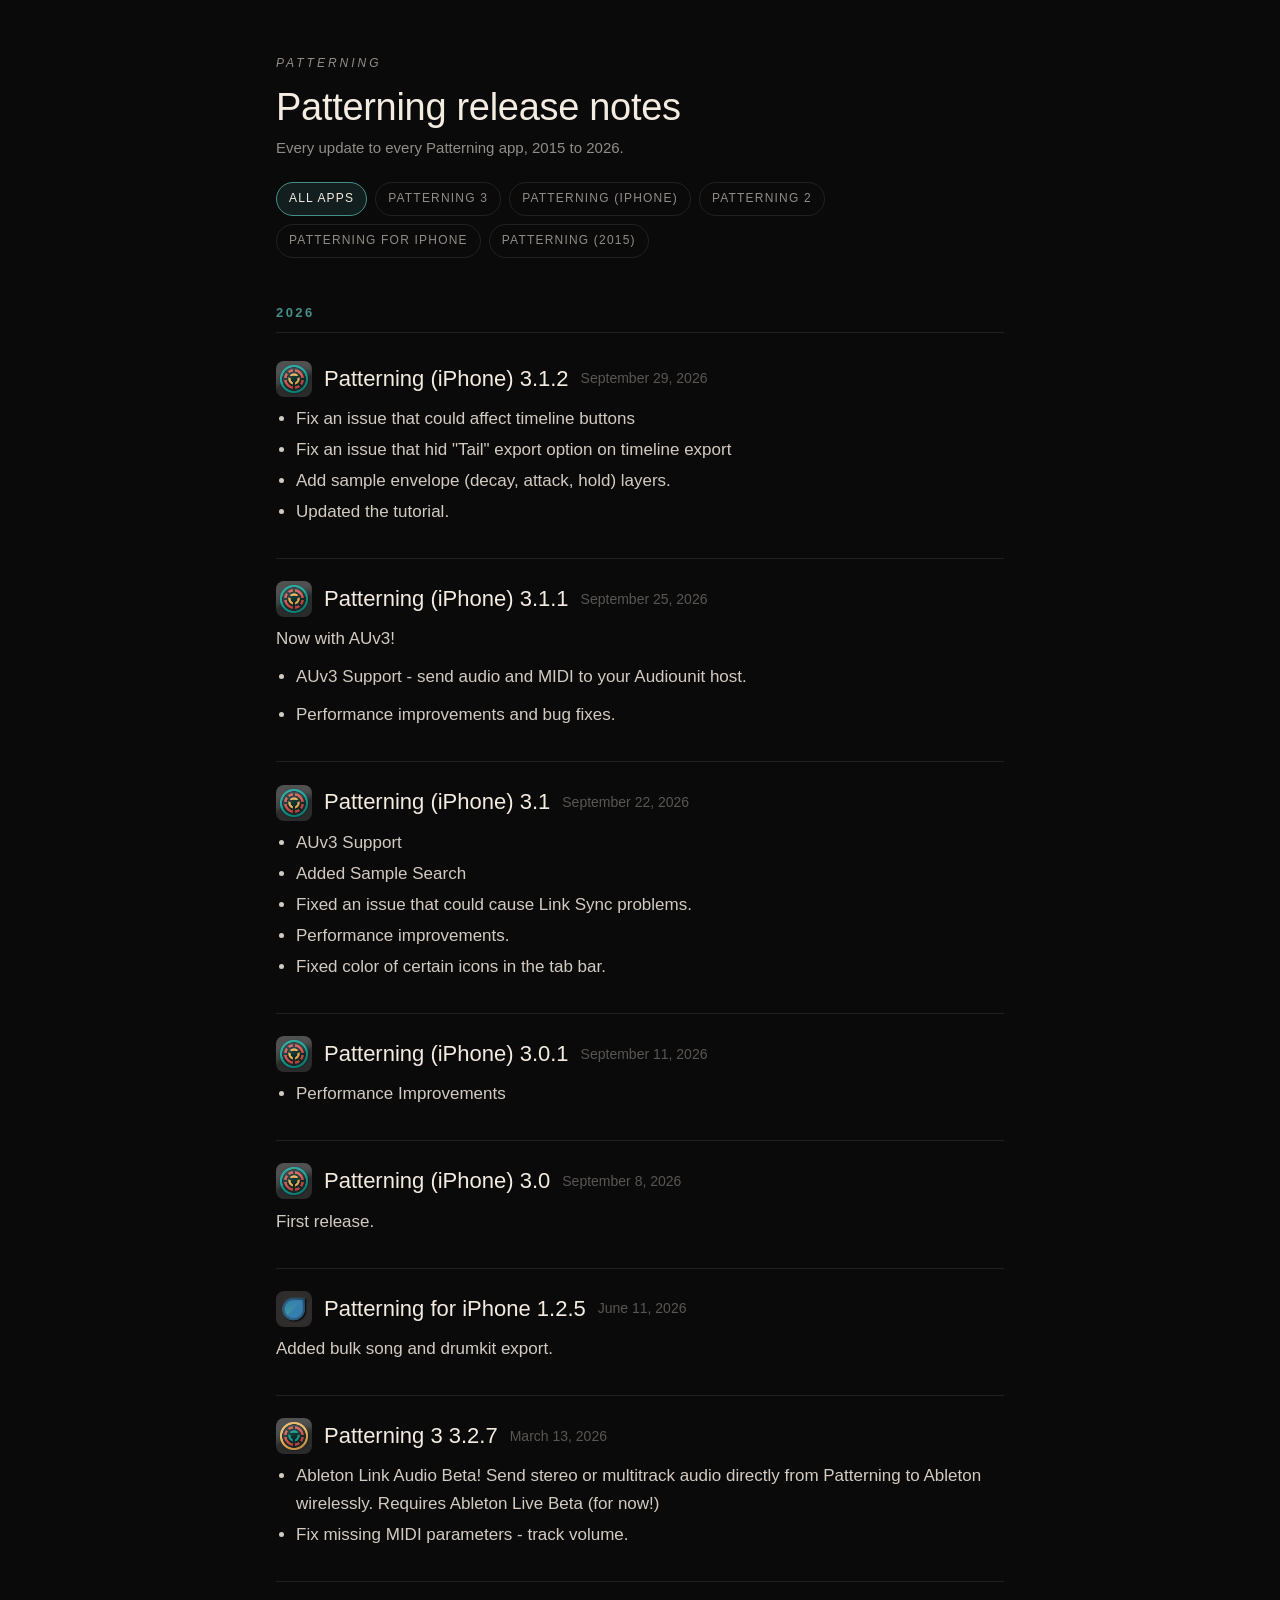
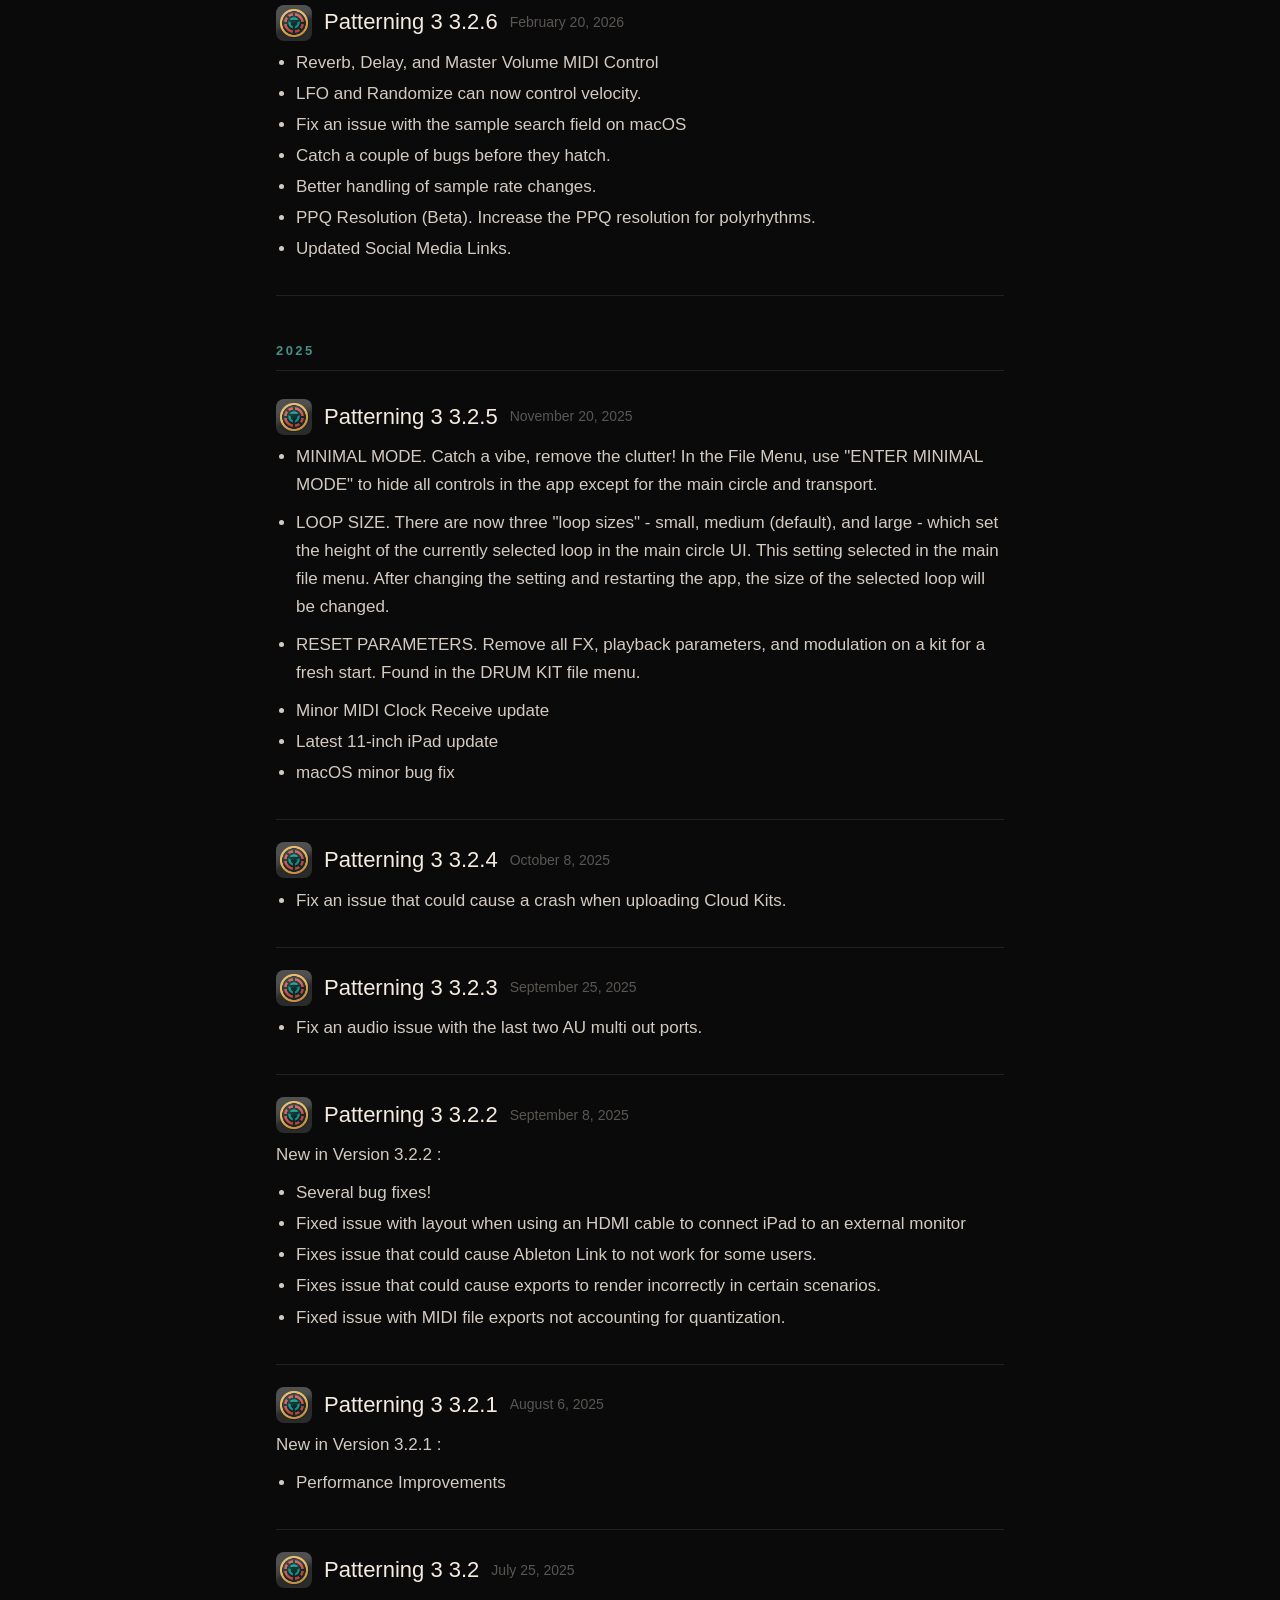
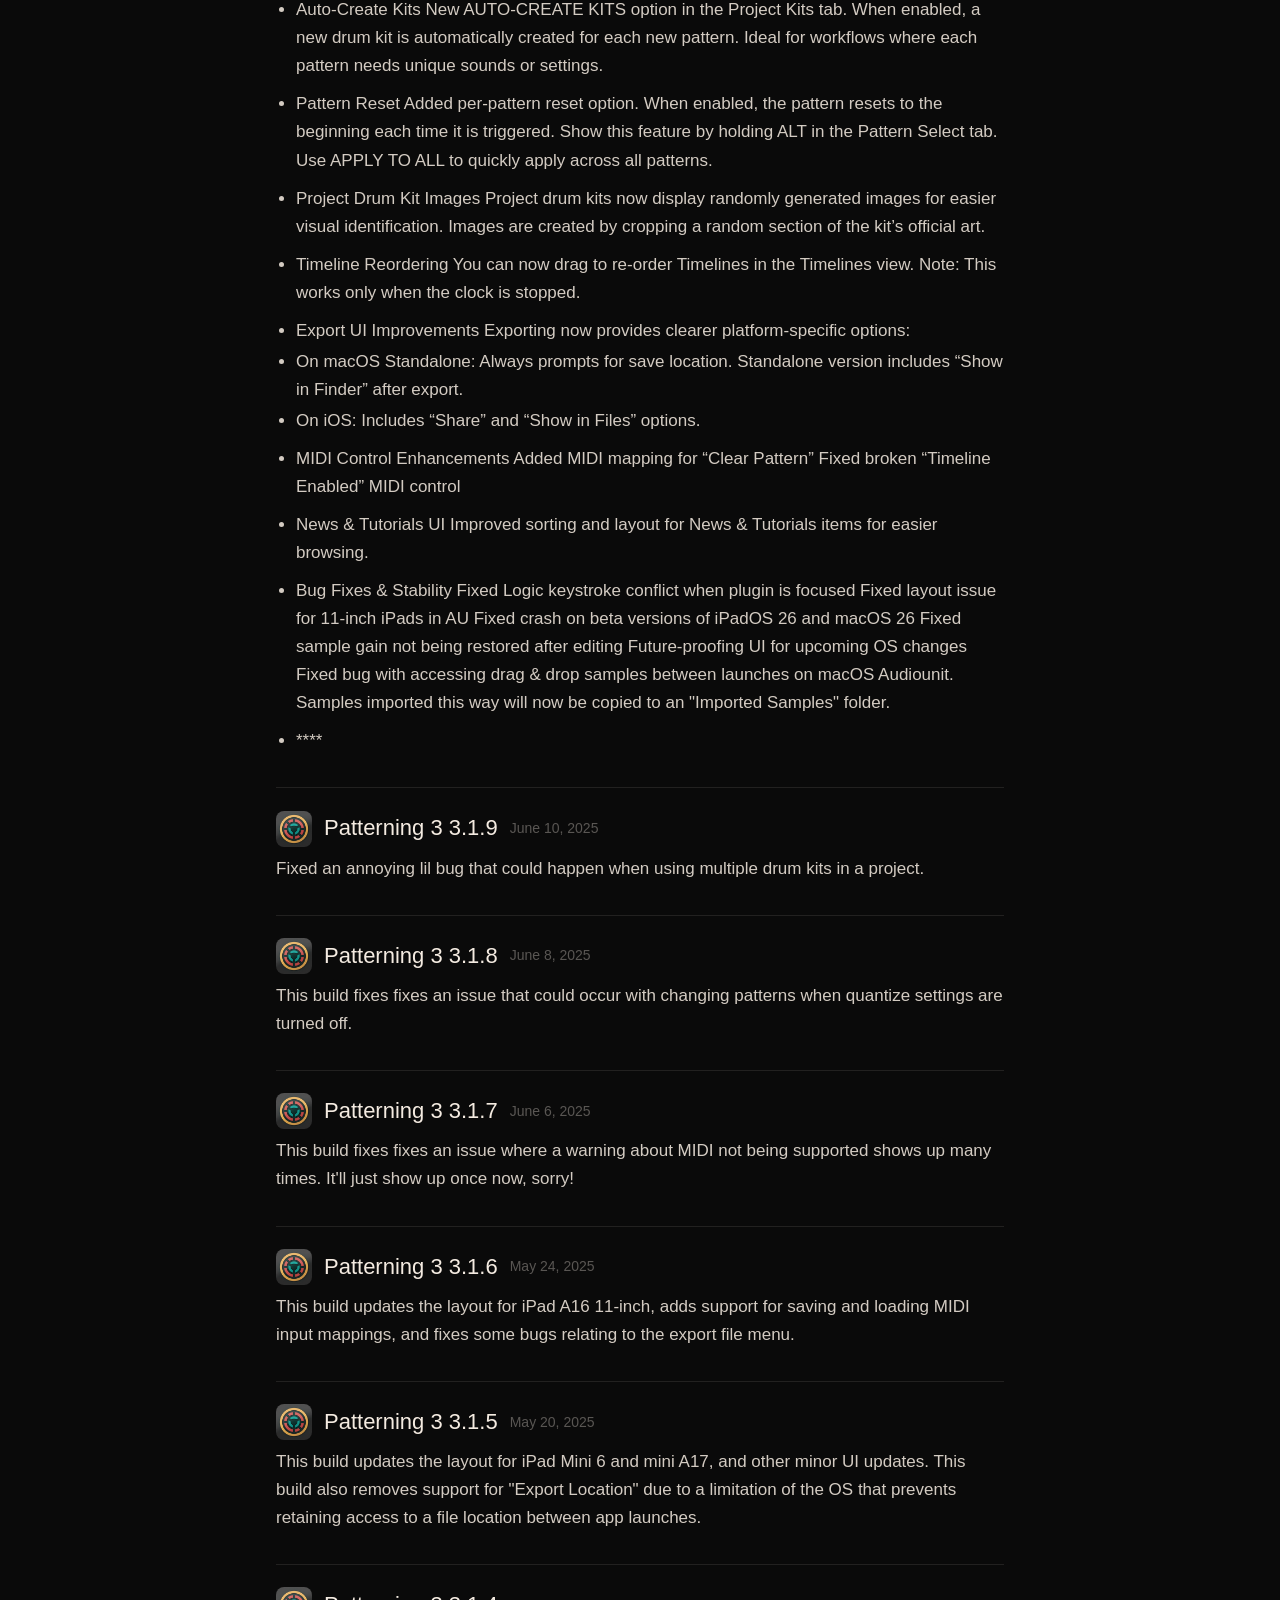
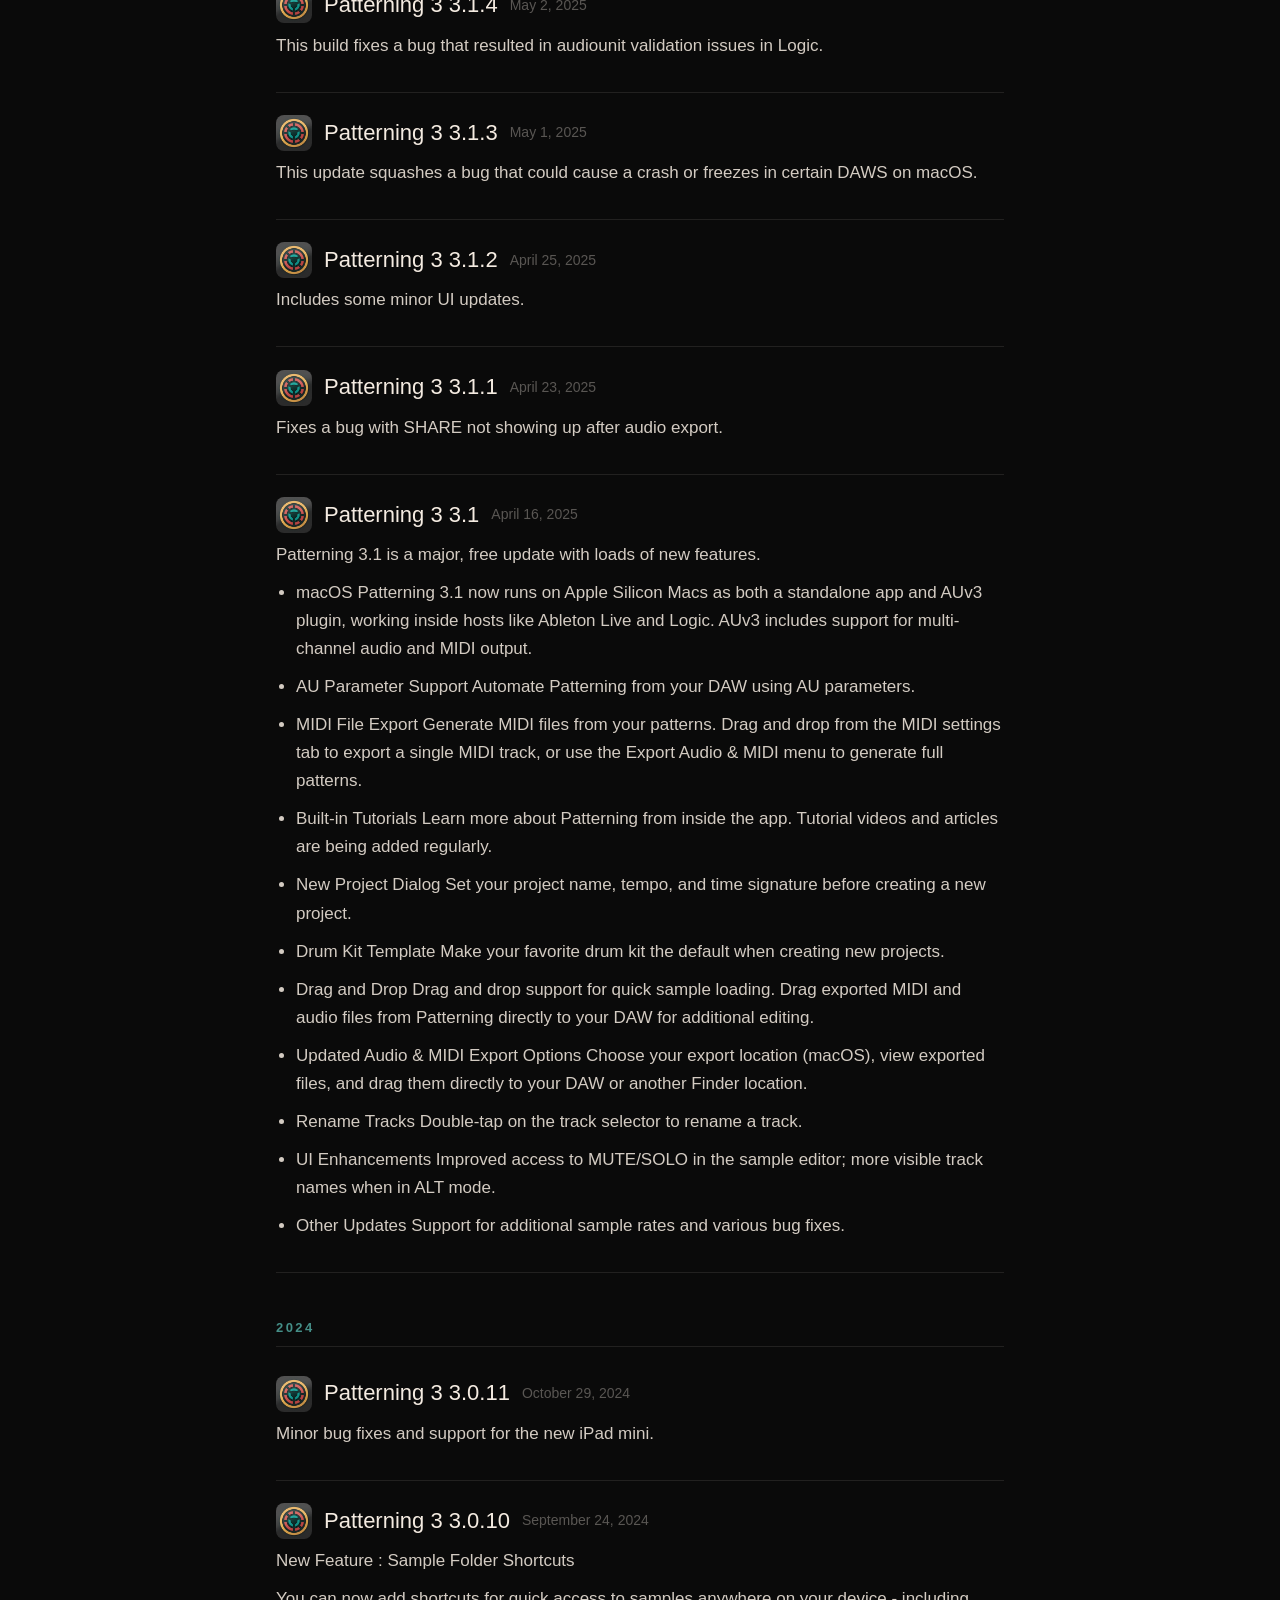
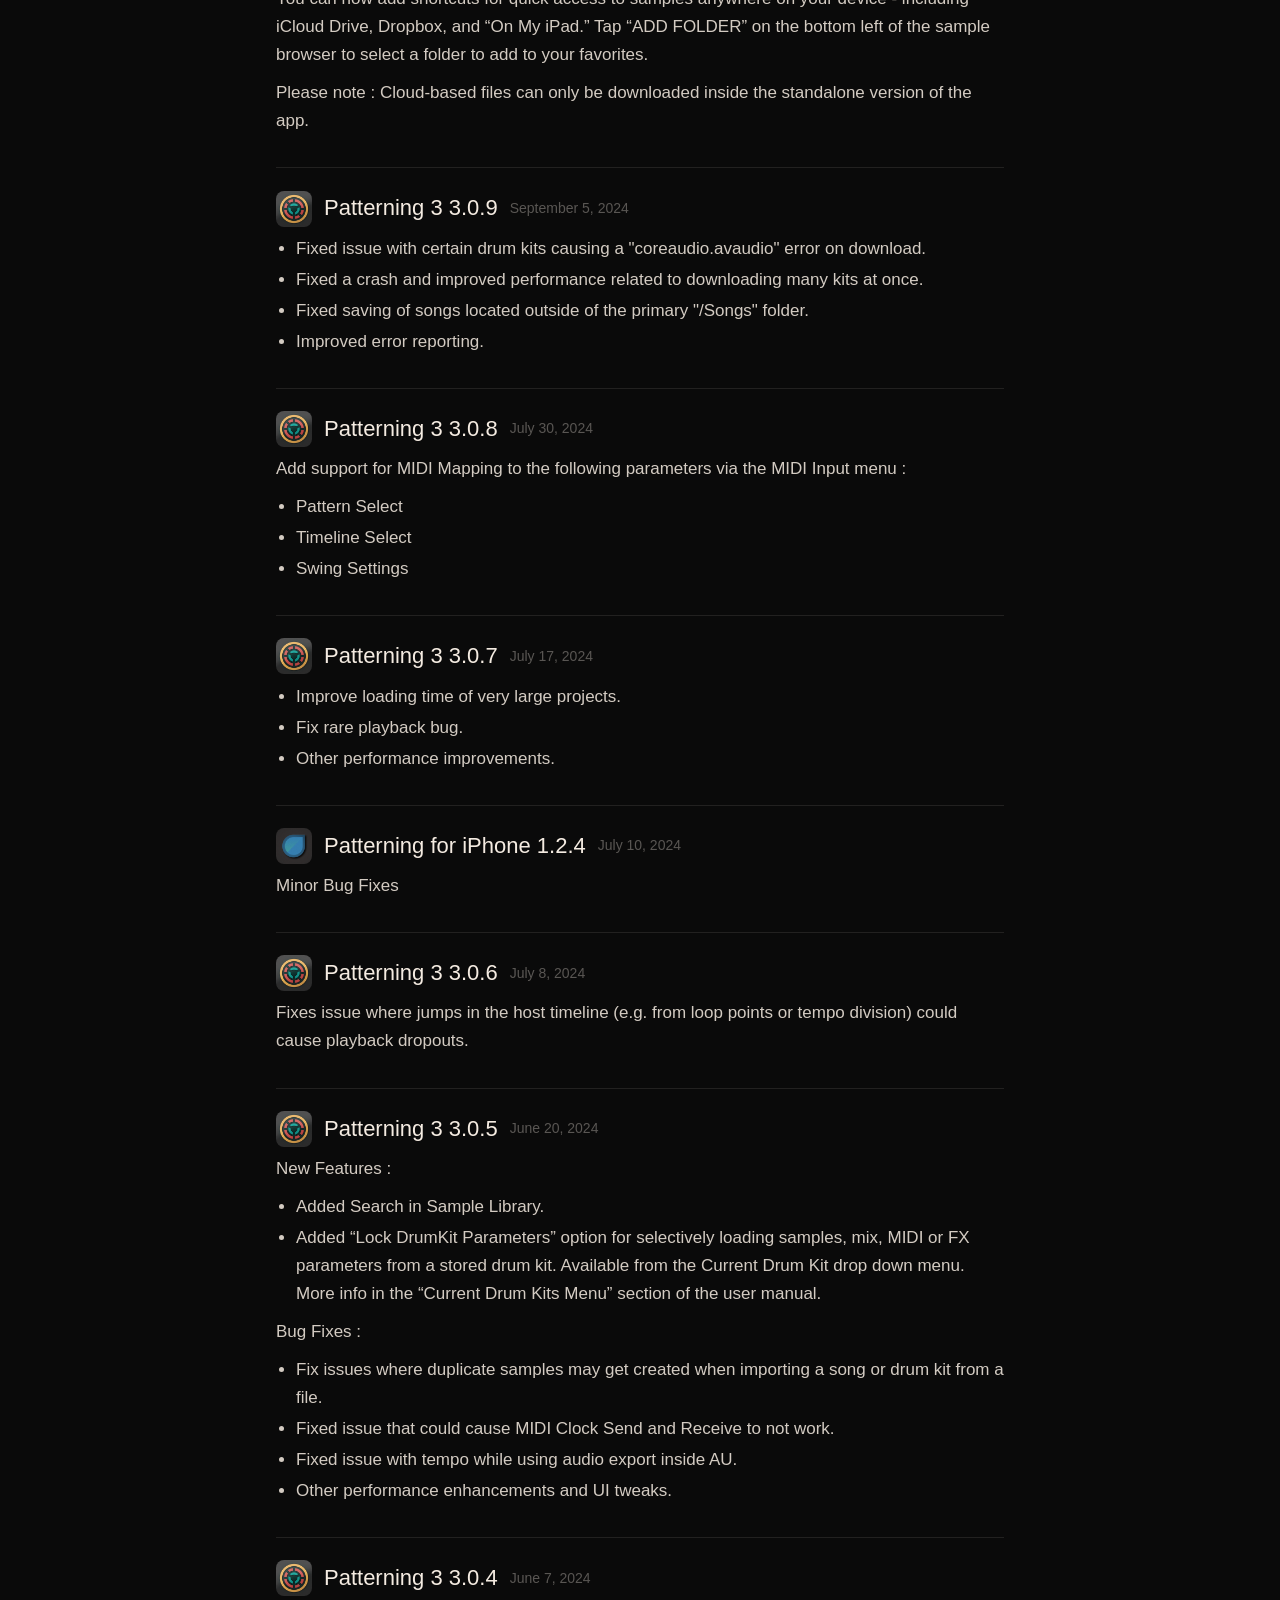
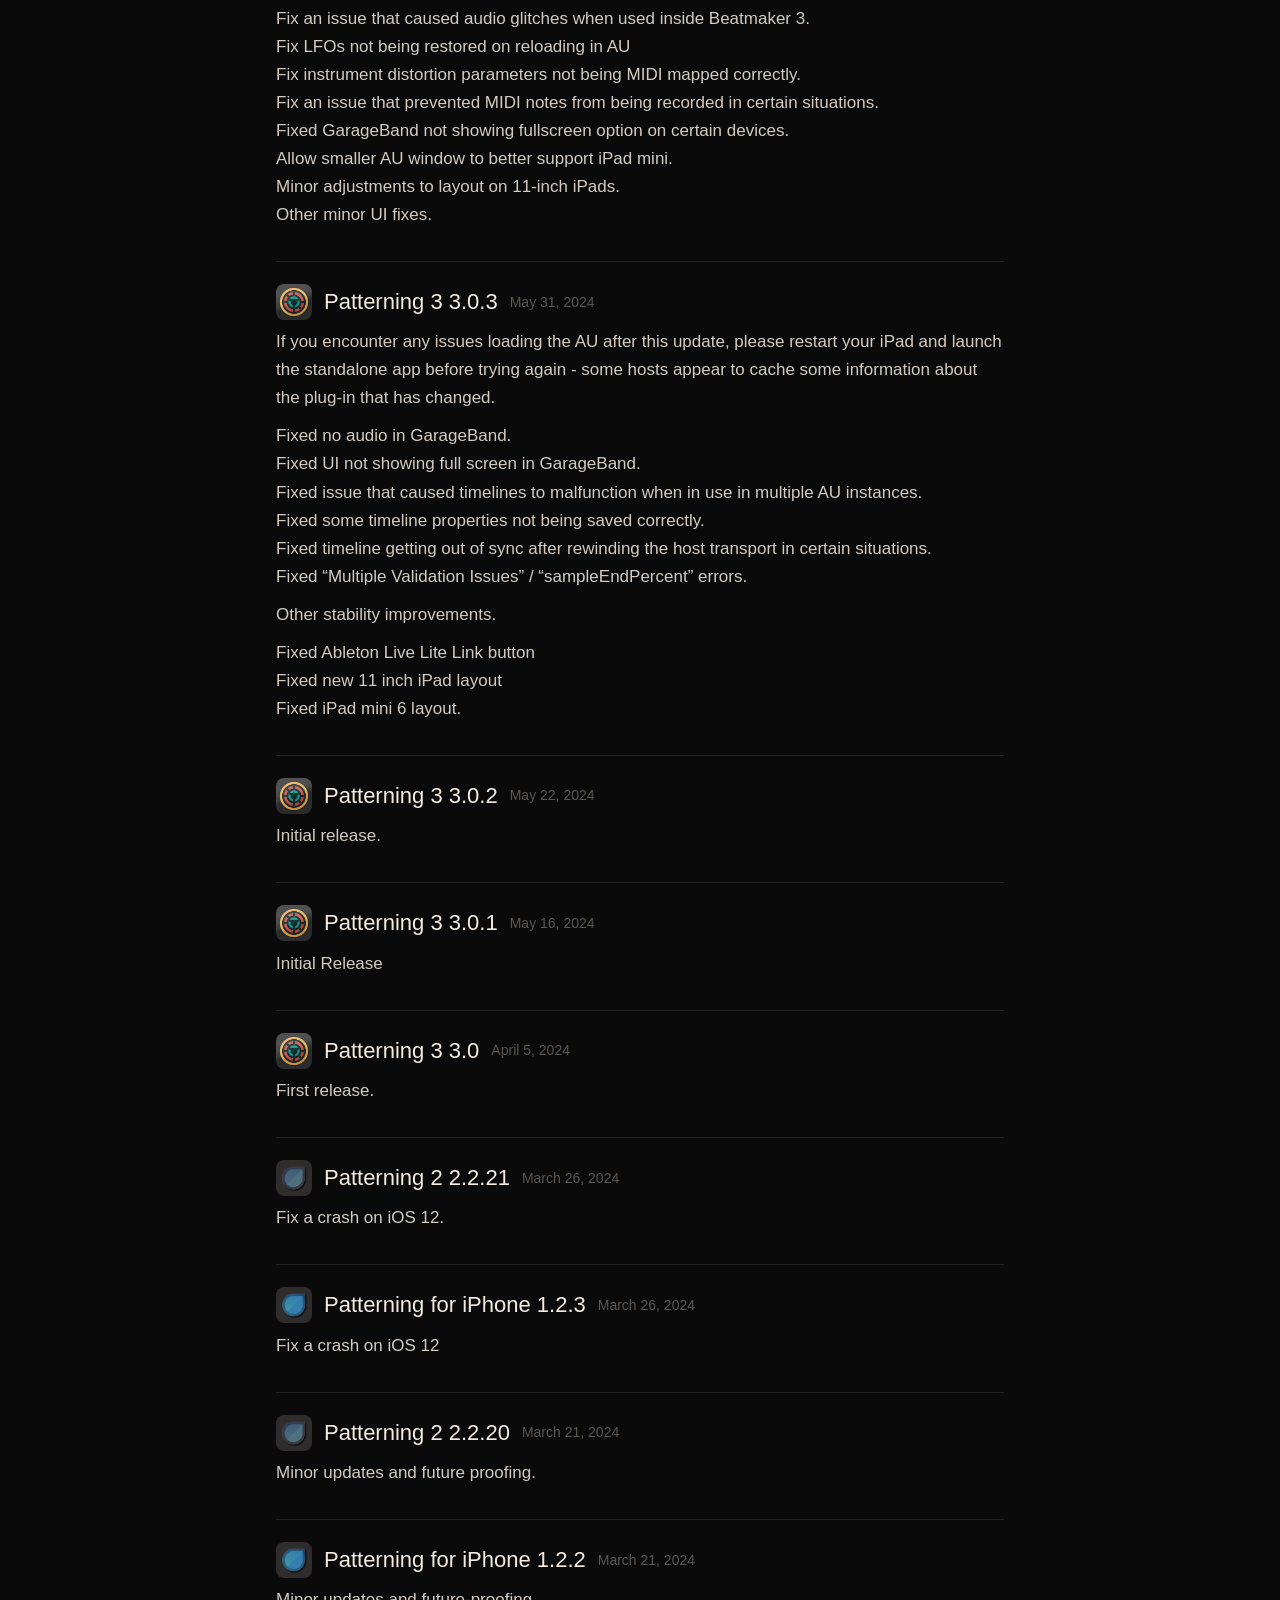
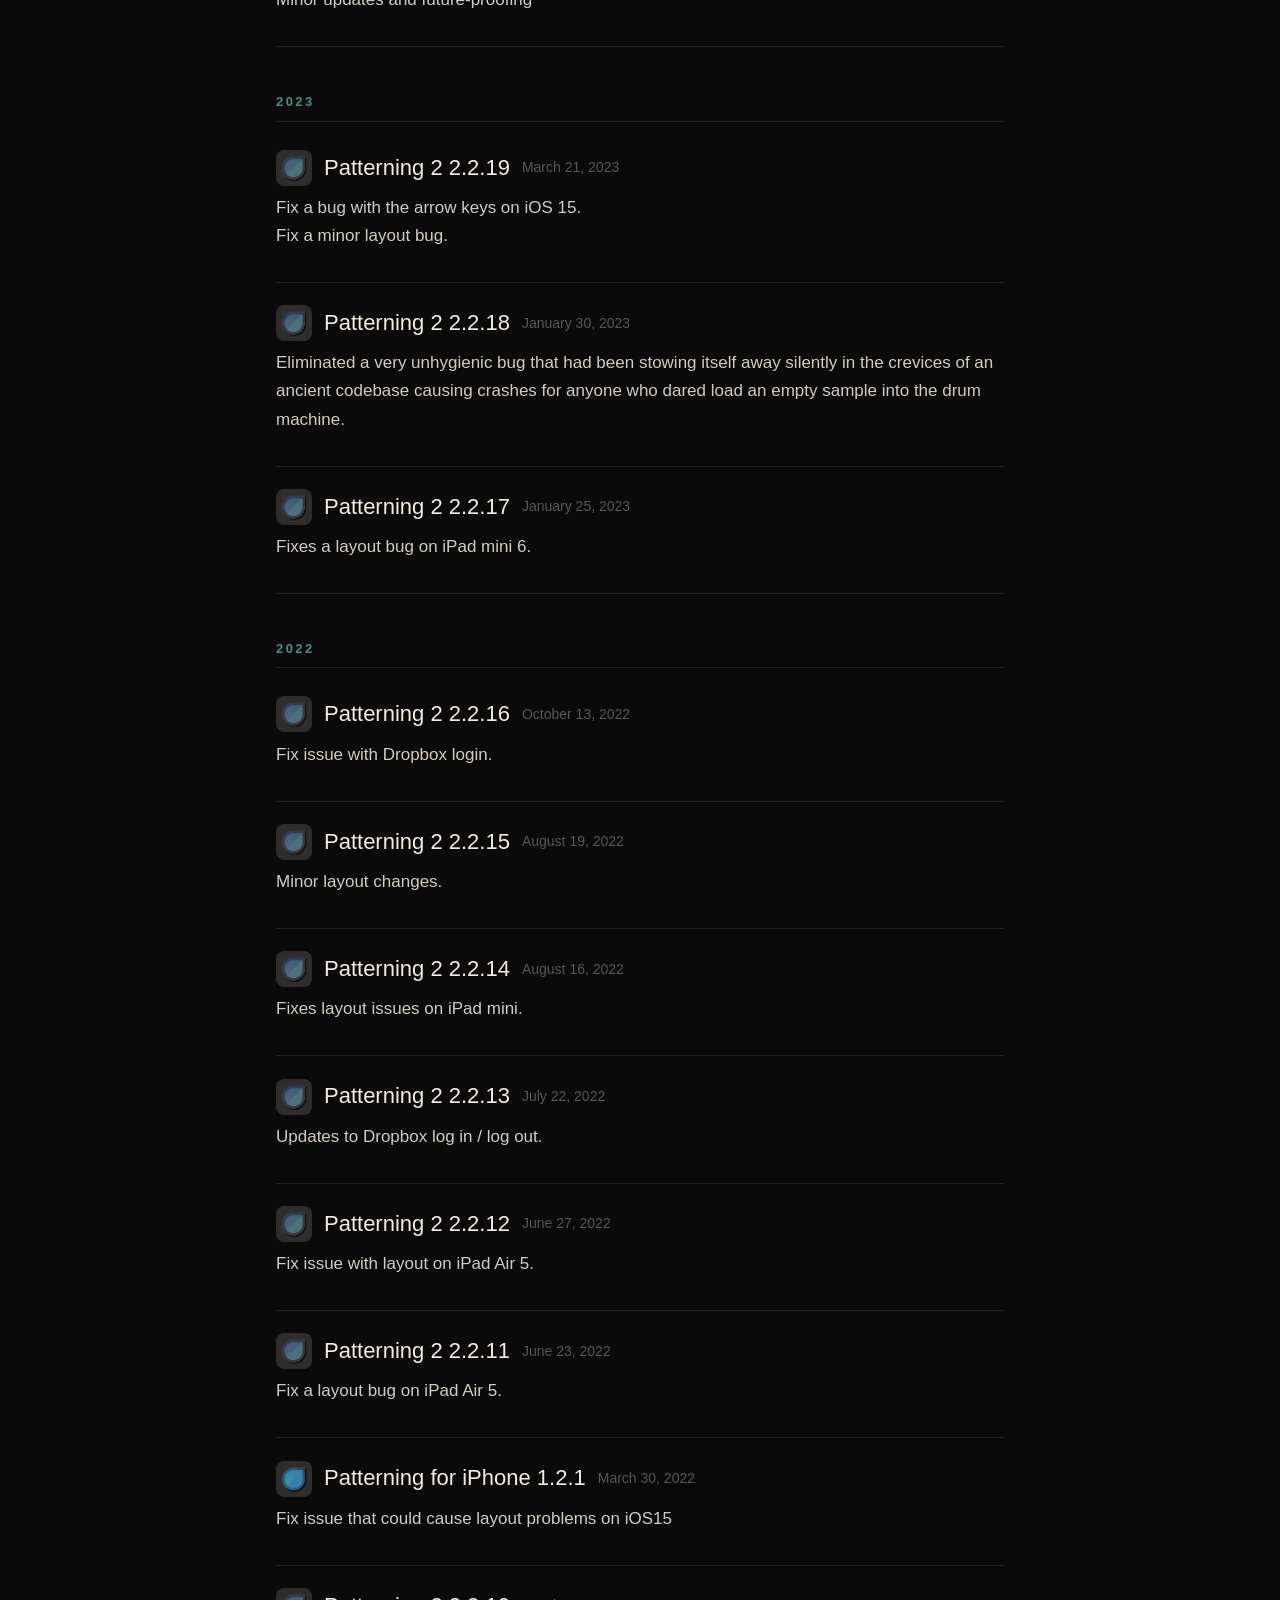
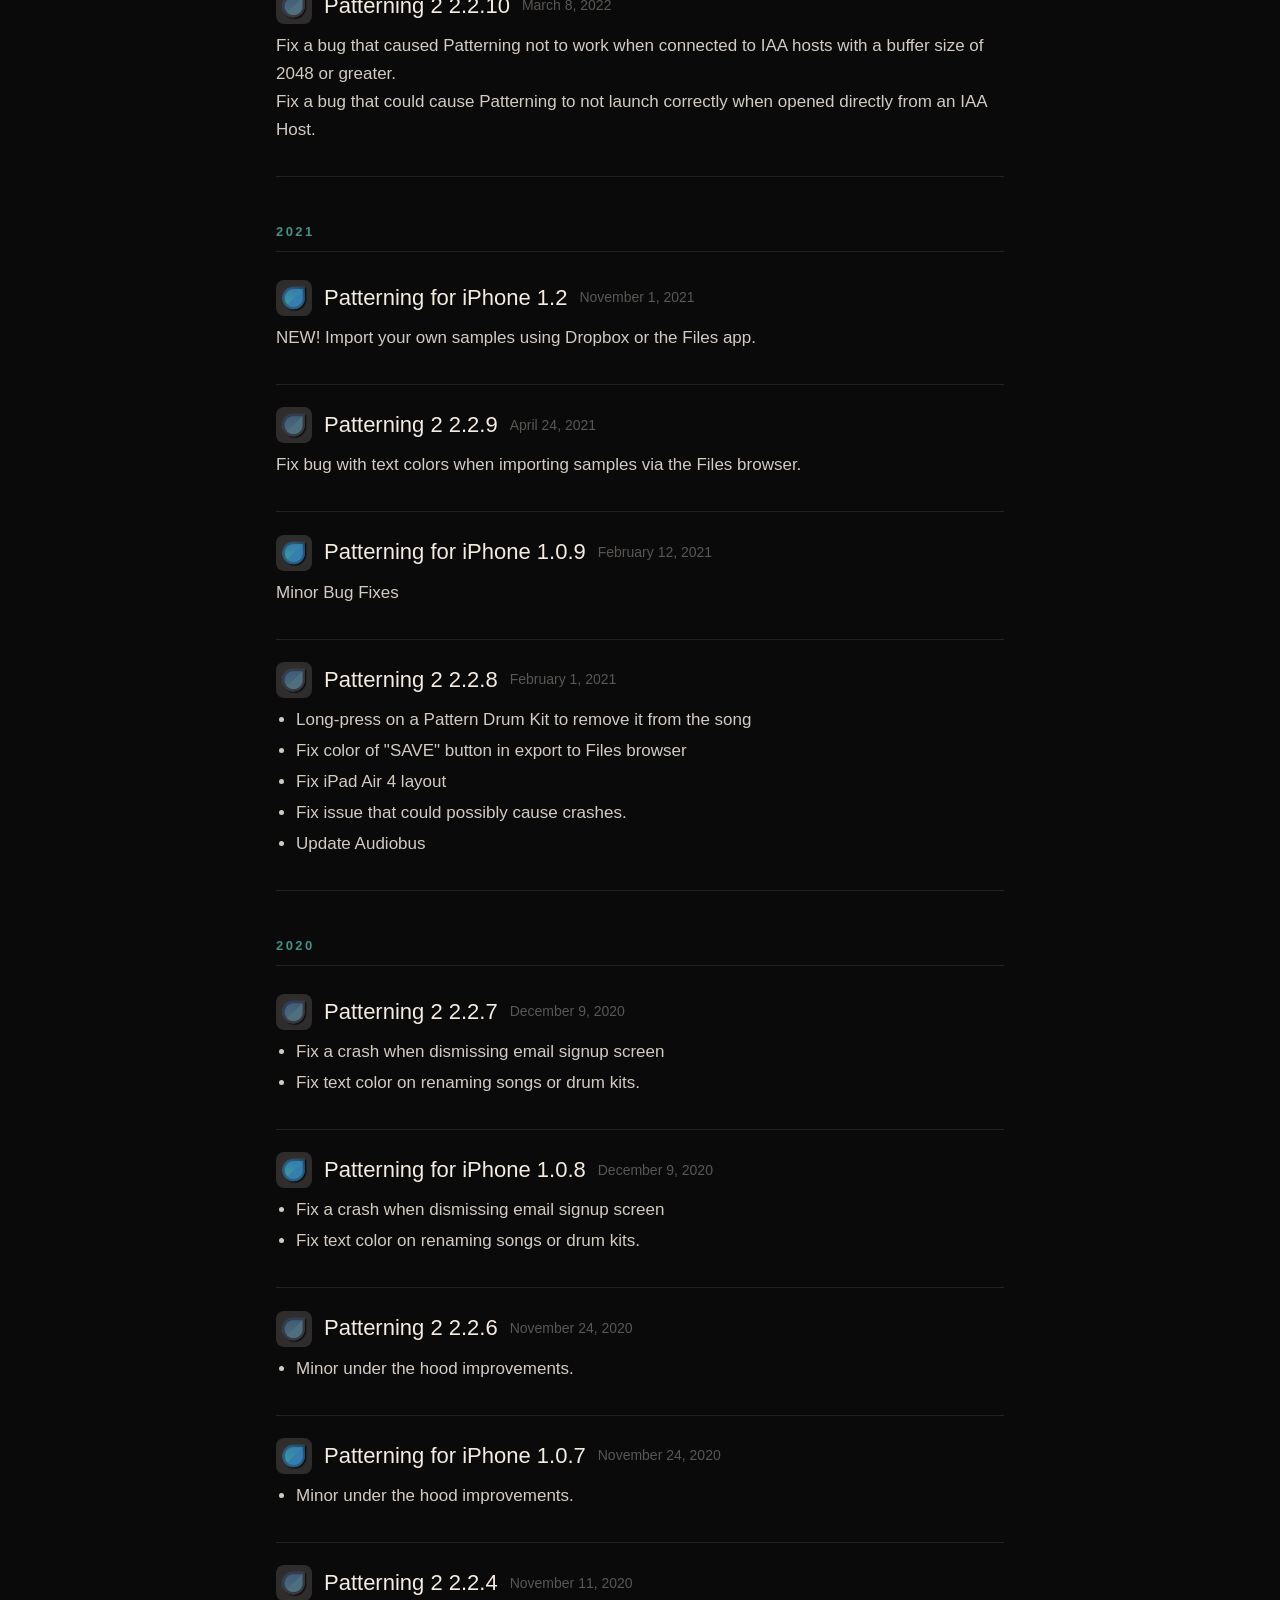
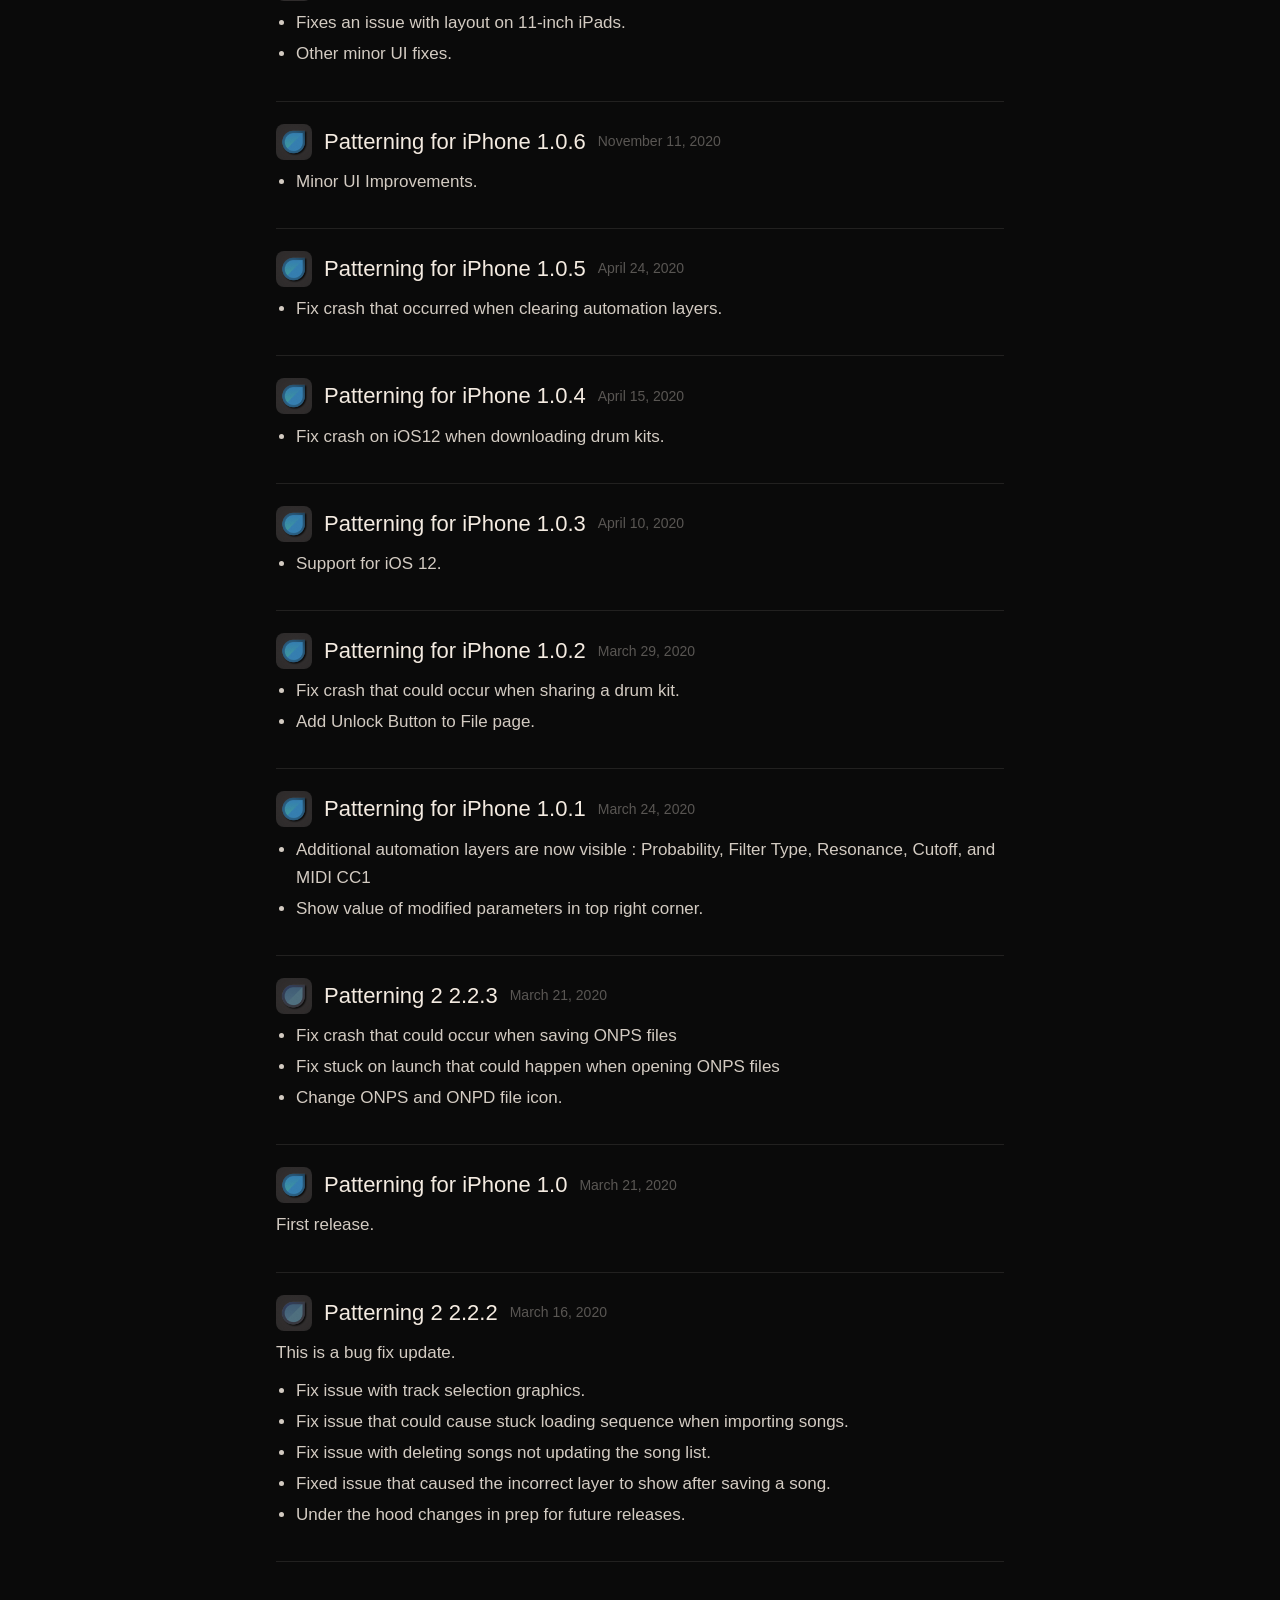
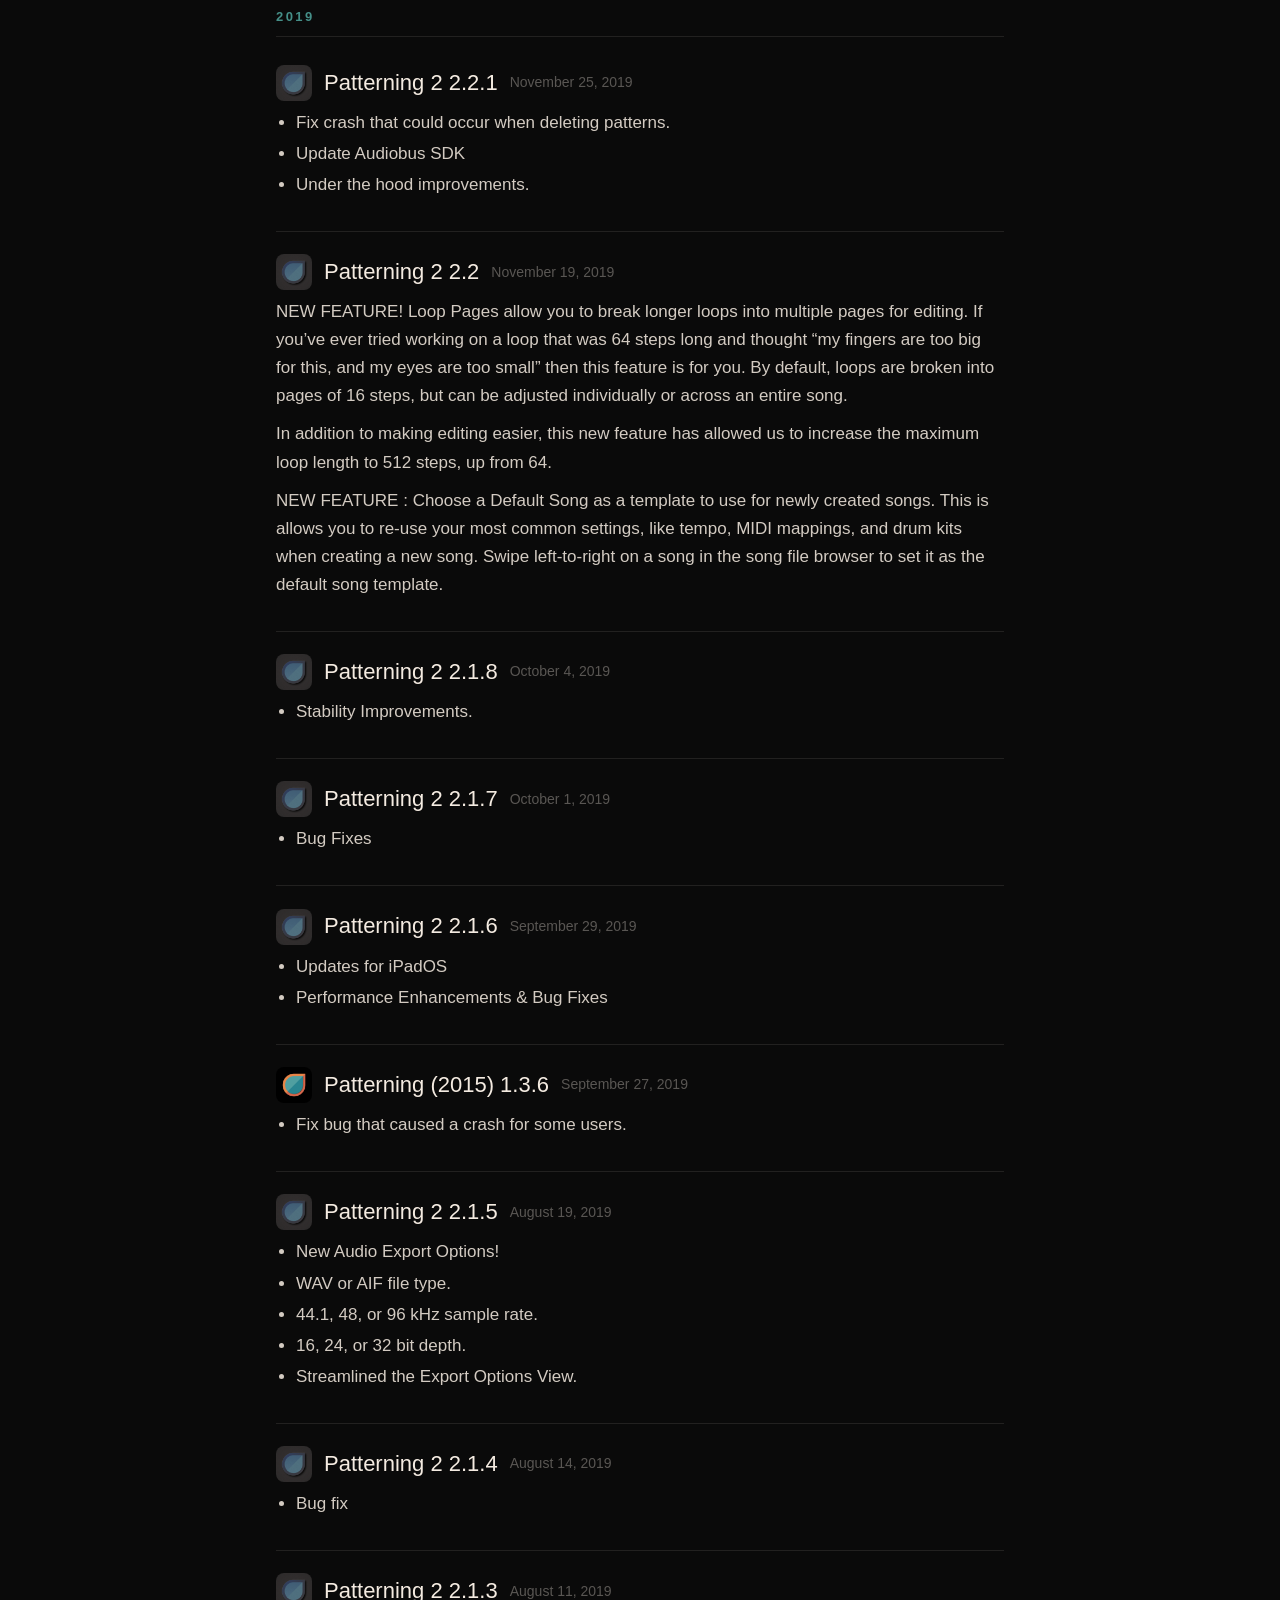
<file: index.html>
<!doctype html>
<html lang="en">
<head>
<meta charset="utf-8">
<meta name="viewport" content="width=device-width, initial-scale=1">
<title>Patterning release notes</title>
<link rel="stylesheet" href="changelog.css">
<link rel="alternate" type="application/atom+xml" title="Patterning release notes" href="feed.xml">
</head>
<body>
<main>
<header class="top">
<a class="brand" href="index.html">PATTERNING</a>
<h1>Patterning release notes</h1>
<p class="sub">Every update to every Patterning app, 2015 to 2026.</p>
<nav class="filters"><a href="#" data-filter="all">All apps</a><a href="#app=p3" data-filter="p3">Patterning 3</a><a href="#app=ps" data-filter="ps">Patterning (iPhone)</a><a href="#app=patterning-2" data-filter="patterning-2">Patterning 2</a><a href="#app=patterning-iphone-legacy" data-filter="patterning-iphone-legacy">Patterning for iPhone</a><a href="#app=patterning-2015" data-filter="patterning-2015">Patterning (2015)</a></nav>
</header>
<section class="year" data-year="2026"><h2>2026</h2>
<article class="release" data-app="ps" id="ps-3.1.2"><header><img class="icon" src="icons/ps.png" alt="" width="36" height="36"><h3>Patterning (iPhone) 3.1.2</h3><time datetime="2026-09-29">September 29, 2026</time></header><div class="notes"><ul><li>Fix an issue that could affect timeline buttons</li><li>Fix an issue that hid &quot;Tail&quot; export option on timeline export</li><li>Add sample envelope (decay, attack, hold) layers.</li><li>Updated the tutorial.</li></ul></div></article>
<article class="release" data-app="ps" id="ps-3.1.1"><header><img class="icon" src="icons/ps.png" alt="" width="36" height="36"><h3>Patterning (iPhone) 3.1.1</h3><time datetime="2026-09-25">September 25, 2026</time></header><div class="notes"><p>Now with AUv3!</p>
<ul><li>AUv3 Support - send audio and MIDI to your Audiounit host.</li></ul>
<ul><li>Performance improvements and bug fixes.</li></ul></div></article>
<article class="release" data-app="ps" id="ps-3.1"><header><img class="icon" src="icons/ps.png" alt="" width="36" height="36"><h3>Patterning (iPhone) 3.1</h3><time datetime="2026-09-22">September 22, 2026</time></header><div class="notes"><ul><li>AUv3 Support</li><li>Added Sample Search</li><li>Fixed an issue that could cause Link Sync problems.</li><li>Performance improvements.</li><li>Fixed color of certain icons in the tab bar.</li></ul></div></article>
<article class="release" data-app="ps" id="ps-3.0.1"><header><img class="icon" src="icons/ps.png" alt="" width="36" height="36"><h3>Patterning (iPhone) 3.0.1</h3><time datetime="2026-09-11">September 11, 2026</time></header><div class="notes"><ul><li>Performance Improvements</li></ul></div></article>
<article class="release" data-app="ps" id="ps-3.0"><header><img class="icon" src="icons/ps.png" alt="" width="36" height="36"><h3>Patterning (iPhone) 3.0</h3><time datetime="2026-09-08">September 8, 2026</time></header><div class="notes"><p>First release.</p></div></article>
<article class="release" data-app="patterning-iphone-legacy" id="patterning-iphone-legacy-1.2.5"><header><img class="icon" src="icons/patterning-iphone-legacy.png" alt="" width="36" height="36"><h3>Patterning for iPhone 1.2.5</h3><time datetime="2026-06-11">June 11, 2026</time></header><div class="notes"><p>Added bulk song and drumkit export.</p></div></article>
<article class="release" data-app="p3" id="p3-3.2.7"><header><img class="icon" src="icons/p3.png" alt="" width="36" height="36"><h3>Patterning 3 3.2.7</h3><time datetime="2026-03-13">March 13, 2026</time></header><div class="notes"><ul><li>Ableton Link Audio Beta!  Send stereo or multitrack audio directly from Patterning to Ableton wirelessly.  Requires Ableton Live Beta (for now!)</li><li>Fix missing MIDI parameters - track volume.</li></ul></div></article>
<article class="release" data-app="p3" id="p3-3.2.6"><header><img class="icon" src="icons/p3.png" alt="" width="36" height="36"><h3>Patterning 3 3.2.6</h3><time datetime="2026-02-20">February 20, 2026</time></header><div class="notes"><ul><li>Reverb, Delay, and Master Volume MIDI Control</li><li>LFO and Randomize can now control velocity.</li><li>Fix an issue with the sample search field on macOS</li><li>Catch a couple of bugs before they hatch.</li><li>Better handling of sample rate changes.</li><li>PPQ Resolution (Beta).  Increase the PPQ resolution for polyrhythms.</li><li>Updated Social Media Links.</li></ul></div></article>
</section>
<section class="year" data-year="2025"><h2>2025</h2>
<article class="release" data-app="p3" id="p3-3.2.5"><header><img class="icon" src="icons/p3.png" alt="" width="36" height="36"><h3>Patterning 3 3.2.5</h3><time datetime="2025-11-20">November 20, 2025</time></header><div class="notes"><ul><li>MINIMAL MODE.   Catch a vibe, remove the clutter!  In the File Menu, use &quot;ENTER MINIMAL MODE&quot; to hide all controls in the app except for the main circle and transport.</li></ul>
<ul><li>LOOP SIZE. There are now three &quot;loop sizes&quot; - small, medium (default), and large - which set the height of the currently selected loop in the main circle UI.  This setting selected in the main file menu.  After changing the setting and restarting the app, the size of the selected loop will be changed.</li></ul>
<ul><li>RESET PARAMETERS.  Remove all FX, playback parameters, and modulation on a kit for a fresh start.  Found in the DRUM KIT file menu.</li></ul>
<ul><li>Minor MIDI Clock Receive update</li><li>Latest 11-inch iPad update</li><li>macOS minor bug fix</li></ul></div></article>
<article class="release" data-app="p3" id="p3-3.2.4"><header><img class="icon" src="icons/p3.png" alt="" width="36" height="36"><h3>Patterning 3 3.2.4</h3><time datetime="2025-10-08">October 8, 2025</time></header><div class="notes"><ul><li>Fix an issue that could cause a crash when uploading Cloud Kits.</li></ul></div></article>
<article class="release" data-app="p3" id="p3-3.2.3"><header><img class="icon" src="icons/p3.png" alt="" width="36" height="36"><h3>Patterning 3 3.2.3</h3><time datetime="2025-09-25">September 25, 2025</time></header><div class="notes"><ul><li>Fix an audio issue with the last two AU multi out ports.</li></ul></div></article>
<article class="release" data-app="p3" id="p3-3.2.2"><header><img class="icon" src="icons/p3.png" alt="" width="36" height="36"><h3>Patterning 3 3.2.2</h3><time datetime="2025-09-08">September 8, 2025</time></header><div class="notes"><p>New in Version 3.2.2 :</p>
<ul><li>Several bug fixes!</li><li>Fixed issue with layout when using an HDMI cable to connect iPad to an external monitor</li><li>Fixes issue that could cause Ableton Link to not work for some users.</li><li>Fixes issue that could cause exports to render incorrectly in certain scenarios.</li><li>Fixed issue with MIDI file exports not accounting for quantization.</li></ul></div></article>
<article class="release" data-app="p3" id="p3-3.2.1"><header><img class="icon" src="icons/p3.png" alt="" width="36" height="36"><h3>Patterning 3 3.2.1</h3><time datetime="2025-08-06">August 6, 2025</time></header><div class="notes"><p>New in Version 3.2.1 :</p>
<ul><li>Performance Improvements</li></ul></div></article>
<article class="release" data-app="p3" id="p3-3.2"><header><img class="icon" src="icons/p3.png" alt="" width="36" height="36"><h3>Patterning 3 3.2</h3><time datetime="2025-07-25">July 25, 2025</time></header><div class="notes"><ul><li>Auto-Create Kits New AUTO-CREATE KITS option in the Project Kits tab. When enabled, a new drum kit is automatically created for each new pattern. Ideal for workflows where each pattern needs unique sounds or settings.</li></ul>
<ul><li>Pattern Reset Added per-pattern reset option. When enabled, the pattern resets to the beginning each time it is triggered. Show this feature by holding ALT in the Pattern Select tab.  Use APPLY TO ALL to quickly apply across all patterns.</li></ul>
<ul><li>Project Drum Kit Images Project drum kits now display randomly generated images for easier visual identification. Images are created by cropping a random section of the kit’s official art.</li></ul>
<ul><li>Timeline Reordering You can now drag to re-order Timelines in the Timelines view. Note: This works only when the clock is stopped.</li></ul>
<ul><li>Export UI Improvements Exporting now provides clearer platform-specific options:</li><li>On macOS Standalone: Always prompts for save location. Standalone version includes “Show in Finder” after export.</li><li>On iOS: Includes “Share” and “Show in Files” options.</li></ul>
<ul><li>MIDI Control Enhancements Added MIDI mapping for “Clear Pattern” Fixed broken “Timeline Enabled” MIDI control</li></ul>
<ul><li>News &amp; Tutorials UI Improved sorting and layout for News &amp; Tutorials items for easier browsing.</li></ul>
<ul><li>Bug Fixes &amp; Stability Fixed Logic keystroke conflict when plugin is focused Fixed layout issue for 11-inch iPads in AU Fixed crash on beta versions of iPadOS 26 and macOS 26 Fixed sample gain not being restored after editing Future-proofing UI for upcoming OS changes Fixed bug with accessing drag &amp; drop samples between launches on macOS Audiounit.  Samples imported this way will now be copied to an &quot;Imported Samples&quot; folder.</li></ul>
<ul><li>****</li></ul></div></article>
<article class="release" data-app="p3" id="p3-3.1.9"><header><img class="icon" src="icons/p3.png" alt="" width="36" height="36"><h3>Patterning 3 3.1.9</h3><time datetime="2025-06-10">June 10, 2025</time></header><div class="notes"><p>Fixed an annoying lil bug that could happen when using multiple drum kits in a project.</p></div></article>
<article class="release" data-app="p3" id="p3-3.1.8"><header><img class="icon" src="icons/p3.png" alt="" width="36" height="36"><h3>Patterning 3 3.1.8</h3><time datetime="2025-06-08">June 8, 2025</time></header><div class="notes"><p>This build fixes fixes an issue that could occur with changing patterns when quantize settings are turned off.</p></div></article>
<article class="release" data-app="p3" id="p3-3.1.7"><header><img class="icon" src="icons/p3.png" alt="" width="36" height="36"><h3>Patterning 3 3.1.7</h3><time datetime="2025-06-06">June 6, 2025</time></header><div class="notes"><p>This build fixes fixes an issue where a warning about MIDI not being supported shows up many times.  It&#x27;ll just show up once now, sorry!</p></div></article>
<article class="release" data-app="p3" id="p3-3.1.6"><header><img class="icon" src="icons/p3.png" alt="" width="36" height="36"><h3>Patterning 3 3.1.6</h3><time datetime="2025-05-24">May 24, 2025</time></header><div class="notes"><p>This build updates the layout for iPad A16 11-inch, adds support for saving and loading MIDI input mappings, and fixes some bugs relating to the export file menu.</p></div></article>
<article class="release" data-app="p3" id="p3-3.1.5"><header><img class="icon" src="icons/p3.png" alt="" width="36" height="36"><h3>Patterning 3 3.1.5</h3><time datetime="2025-05-20">May 20, 2025</time></header><div class="notes"><p>This build updates the layout for iPad Mini 6 and mini A17, and other minor UI updates.  This build also removes support for &quot;Export Location&quot; due to a limitation of the OS that prevents retaining access to a file location between app launches.</p></div></article>
<article class="release" data-app="p3" id="p3-3.1.4"><header><img class="icon" src="icons/p3.png" alt="" width="36" height="36"><h3>Patterning 3 3.1.4</h3><time datetime="2025-05-02">May 2, 2025</time></header><div class="notes"><p>This build fixes a bug that resulted in audiounit validation issues in Logic.</p></div></article>
<article class="release" data-app="p3" id="p3-3.1.3"><header><img class="icon" src="icons/p3.png" alt="" width="36" height="36"><h3>Patterning 3 3.1.3</h3><time datetime="2025-05-01">May 1, 2025</time></header><div class="notes"><p>This update squashes a bug that could cause a crash or freezes in certain DAWS on macOS.</p></div></article>
<article class="release" data-app="p3" id="p3-3.1.2"><header><img class="icon" src="icons/p3.png" alt="" width="36" height="36"><h3>Patterning 3 3.1.2</h3><time datetime="2025-04-25">April 25, 2025</time></header><div class="notes"><p>Includes some minor UI updates.</p></div></article>
<article class="release" data-app="p3" id="p3-3.1.1"><header><img class="icon" src="icons/p3.png" alt="" width="36" height="36"><h3>Patterning 3 3.1.1</h3><time datetime="2025-04-23">April 23, 2025</time></header><div class="notes"><p>Fixes a bug with SHARE not showing up after audio export.</p></div></article>
<article class="release" data-app="p3" id="p3-3.1"><header><img class="icon" src="icons/p3.png" alt="" width="36" height="36"><h3>Patterning 3 3.1</h3><time datetime="2025-04-16">April 16, 2025</time></header><div class="notes"><p>Patterning 3.1 is a major, free update with loads of new features.</p>
<ul><li>macOS Patterning 3.1 now runs on Apple Silicon Macs as both a standalone app and AUv3 plugin, working inside hosts like Ableton Live and Logic. AUv3 includes support for multi-channel audio and MIDI output.</li></ul>
<ul><li>AU Parameter Support Automate Patterning from your DAW using AU parameters.</li></ul>
<ul><li>MIDI File Export Generate MIDI files from your patterns. Drag and drop from the MIDI settings tab to export a single MIDI track, or use the Export Audio &amp; MIDI menu to generate full patterns.</li></ul>
<ul><li>Built-in Tutorials Learn more about Patterning from inside the app. Tutorial videos and articles are being added regularly.</li></ul>
<ul><li>New Project Dialog Set your project name, tempo, and time signature before creating a new project.</li></ul>
<ul><li>Drum Kit Template Make your favorite drum kit the default when creating new projects.</li></ul>
<ul><li>Drag and Drop Drag and drop support for quick sample loading. Drag exported MIDI and audio files from Patterning directly to your DAW for additional editing.</li></ul>
<ul><li>Updated Audio &amp; MIDI Export Options Choose your export location (macOS), view exported files, and drag them directly to your DAW or another Finder location.</li></ul>
<ul><li>Rename Tracks Double-tap on the track selector to rename a track.</li></ul>
<ul><li>UI Enhancements Improved access to MUTE/SOLO in the sample editor; more visible track names when in ALT mode.</li></ul>
<ul><li>Other Updates Support for additional sample rates and various bug fixes.</li></ul></div></article>
</section>
<section class="year" data-year="2024"><h2>2024</h2>
<article class="release" data-app="p3" id="p3-3.0.11"><header><img class="icon" src="icons/p3.png" alt="" width="36" height="36"><h3>Patterning 3 3.0.11</h3><time datetime="2024-10-29">October 29, 2024</time></header><div class="notes"><p>Minor bug fixes and support for the new iPad mini.</p></div></article>
<article class="release" data-app="p3" id="p3-3.0.10"><header><img class="icon" src="icons/p3.png" alt="" width="36" height="36"><h3>Patterning 3 3.0.10</h3><time datetime="2024-09-24">September 24, 2024</time></header><div class="notes"><p>New Feature : Sample Folder Shortcuts</p>
<p>You can now add shortcuts for quick access to samples anywhere on your device -  including iCloud Drive, Dropbox, and “On My iPad.”   Tap “ADD FOLDER” on the bottom left of the sample browser to select a folder to add to your favorites.</p>
<p>Please note : Cloud-based files can only be downloaded inside the standalone version of the app.</p></div></article>
<article class="release" data-app="p3" id="p3-3.0.9"><header><img class="icon" src="icons/p3.png" alt="" width="36" height="36"><h3>Patterning 3 3.0.9</h3><time datetime="2024-09-05">September 5, 2024</time></header><div class="notes"><ul><li>Fixed issue with certain drum kits causing a &quot;coreaudio.avaudio&quot; error on download.</li><li>Fixed a crash and improved performance related to downloading many kits at once.</li><li>Fixed saving of songs located outside of the primary &quot;/Songs&quot; folder.</li><li>Improved error reporting.</li></ul></div></article>
<article class="release" data-app="p3" id="p3-3.0.8"><header><img class="icon" src="icons/p3.png" alt="" width="36" height="36"><h3>Patterning 3 3.0.8</h3><time datetime="2024-07-30">July 30, 2024</time></header><div class="notes"><p>Add support for MIDI Mapping to the following parameters via the MIDI Input menu :</p>
<ul><li>Pattern Select</li><li>Timeline Select</li><li>Swing Settings</li></ul></div></article>
<article class="release" data-app="p3" id="p3-3.0.7"><header><img class="icon" src="icons/p3.png" alt="" width="36" height="36"><h3>Patterning 3 3.0.7</h3><time datetime="2024-07-17">July 17, 2024</time></header><div class="notes"><ul><li>Improve loading time of very large projects.</li><li>Fix rare playback bug.</li><li>Other performance improvements.</li></ul></div></article>
<article class="release" data-app="patterning-iphone-legacy" id="patterning-iphone-legacy-1.2.4"><header><img class="icon" src="icons/patterning-iphone-legacy.png" alt="" width="36" height="36"><h3>Patterning for iPhone 1.2.4</h3><time datetime="2024-07-10">July 10, 2024</time></header><div class="notes"><p>Minor Bug Fixes</p></div></article>
<article class="release" data-app="p3" id="p3-3.0.6"><header><img class="icon" src="icons/p3.png" alt="" width="36" height="36"><h3>Patterning 3 3.0.6</h3><time datetime="2024-07-08">July 8, 2024</time></header><div class="notes"><p>Fixes issue where jumps in the host timeline (e.g. from loop points or tempo division) could cause playback dropouts.</p></div></article>
<article class="release" data-app="p3" id="p3-3.0.5"><header><img class="icon" src="icons/p3.png" alt="" width="36" height="36"><h3>Patterning 3 3.0.5</h3><time datetime="2024-06-20">June 20, 2024</time></header><div class="notes"><p>New Features :</p>
<ul><li>Added Search in Sample Library.</li><li>Added  “Lock DrumKit Parameters” option for selectively loading samples, mix, MIDI or FX parameters from a stored drum kit.  Available from the Current Drum Kit drop down menu.  More info in the “Current Drum Kits Menu” section of the user manual.</li></ul>
<p>Bug Fixes :</p>
<ul><li>Fix issues where duplicate samples may get created when importing a song or drum kit from a file.</li><li>Fixed issue that could cause MIDI Clock Send and Receive to not work.</li><li>Fixed issue with tempo while using audio export inside AU.</li><li>Other performance enhancements and UI tweaks.</li></ul></div></article>
<article class="release" data-app="p3" id="p3-3.0.4"><header><img class="icon" src="icons/p3.png" alt="" width="36" height="36"><h3>Patterning 3 3.0.4</h3><time datetime="2024-06-07">June 7, 2024</time></header><div class="notes"><p>Fix an issue that caused audio glitches when used inside Beatmaker 3.<br>Fix LFOs not being restored on reloading in AU<br>Fix instrument distortion parameters not being MIDI mapped correctly.<br>Fix an issue that prevented MIDI notes from being recorded in certain situations.<br>Fixed GarageBand not showing fullscreen option on certain devices.<br>Allow smaller AU window to better support iPad mini.<br>Minor adjustments to layout on 11-inch iPads.<br>Other minor UI fixes.</p></div></article>
<article class="release" data-app="p3" id="p3-3.0.3"><header><img class="icon" src="icons/p3.png" alt="" width="36" height="36"><h3>Patterning 3 3.0.3</h3><time datetime="2024-05-31">May 31, 2024</time></header><div class="notes"><p>If you encounter any issues loading the AU after this update, please restart your iPad and launch the standalone app before trying again - some hosts appear to cache some information about the plug-in that has changed.</p>
<p>Fixed no audio in GarageBand.<br>Fixed UI not showing full screen in GarageBand.<br>Fixed issue that caused timelines to malfunction when in use in multiple AU instances.<br>Fixed some timeline properties not being saved correctly.<br>Fixed timeline getting out of sync after rewinding the host transport in certain situations.<br>Fixed “Multiple Validation Issues” / “sampleEndPercent” errors.</p>
<p>Other stability improvements.</p>
<p>Fixed Ableton Live Lite Link button<br>Fixed new 11 inch iPad layout<br>Fixed iPad mini 6 layout.</p></div></article>
<article class="release" data-app="p3" id="p3-3.0.2"><header><img class="icon" src="icons/p3.png" alt="" width="36" height="36"><h3>Patterning 3 3.0.2</h3><time datetime="2024-05-22">May 22, 2024</time></header><div class="notes"><p>Initial release.</p></div></article>
<article class="release" data-app="p3" id="p3-3.0.1"><header><img class="icon" src="icons/p3.png" alt="" width="36" height="36"><h3>Patterning 3 3.0.1</h3><time datetime="2024-05-16">May 16, 2024</time></header><div class="notes"><p>Initial Release</p></div></article>
<article class="release" data-app="p3" id="p3-3.0"><header><img class="icon" src="icons/p3.png" alt="" width="36" height="36"><h3>Patterning 3 3.0</h3><time datetime="2024-04-05">April 5, 2024</time></header><div class="notes"><p>First release.</p></div></article>
<article class="release" data-app="patterning-2" id="patterning-2-2.2.21"><header><img class="icon" src="icons/patterning-2.png" alt="" width="36" height="36"><h3>Patterning 2 2.2.21</h3><time datetime="2024-03-26">March 26, 2024</time></header><div class="notes"><p>Fix a crash on iOS 12.</p></div></article>
<article class="release" data-app="patterning-iphone-legacy" id="patterning-iphone-legacy-1.2.3"><header><img class="icon" src="icons/patterning-iphone-legacy.png" alt="" width="36" height="36"><h3>Patterning for iPhone 1.2.3</h3><time datetime="2024-03-26">March 26, 2024</time></header><div class="notes"><p>Fix a crash on iOS 12</p></div></article>
<article class="release" data-app="patterning-2" id="patterning-2-2.2.20"><header><img class="icon" src="icons/patterning-2.png" alt="" width="36" height="36"><h3>Patterning 2 2.2.20</h3><time datetime="2024-03-21">March 21, 2024</time></header><div class="notes"><p>Minor updates and future proofing.</p></div></article>
<article class="release" data-app="patterning-iphone-legacy" id="patterning-iphone-legacy-1.2.2"><header><img class="icon" src="icons/patterning-iphone-legacy.png" alt="" width="36" height="36"><h3>Patterning for iPhone 1.2.2</h3><time datetime="2024-03-21">March 21, 2024</time></header><div class="notes"><p>Minor updates and future-proofing</p></div></article>
</section>
<section class="year" data-year="2023"><h2>2023</h2>
<article class="release" data-app="patterning-2" id="patterning-2-2.2.19"><header><img class="icon" src="icons/patterning-2.png" alt="" width="36" height="36"><h3>Patterning 2 2.2.19</h3><time datetime="2023-03-21">March 21, 2023</time></header><div class="notes"><p>Fix a bug with the arrow keys on iOS 15.<br>Fix a minor layout bug.</p></div></article>
<article class="release" data-app="patterning-2" id="patterning-2-2.2.18"><header><img class="icon" src="icons/patterning-2.png" alt="" width="36" height="36"><h3>Patterning 2 2.2.18</h3><time datetime="2023-01-30">January 30, 2023</time></header><div class="notes"><p>Eliminated a very unhygienic bug that had been stowing itself away silently in the crevices of an ancient codebase causing crashes for anyone who dared load an empty sample into the drum machine.</p></div></article>
<article class="release" data-app="patterning-2" id="patterning-2-2.2.17"><header><img class="icon" src="icons/patterning-2.png" alt="" width="36" height="36"><h3>Patterning 2 2.2.17</h3><time datetime="2023-01-25">January 25, 2023</time></header><div class="notes"><p>Fixes a layout bug on iPad mini 6.</p></div></article>
</section>
<section class="year" data-year="2022"><h2>2022</h2>
<article class="release" data-app="patterning-2" id="patterning-2-2.2.16"><header><img class="icon" src="icons/patterning-2.png" alt="" width="36" height="36"><h3>Patterning 2 2.2.16</h3><time datetime="2022-10-13">October 13, 2022</time></header><div class="notes"><p>Fix issue with Dropbox login.</p></div></article>
<article class="release" data-app="patterning-2" id="patterning-2-2.2.15"><header><img class="icon" src="icons/patterning-2.png" alt="" width="36" height="36"><h3>Patterning 2 2.2.15</h3><time datetime="2022-08-19">August 19, 2022</time></header><div class="notes"><p>Minor layout changes.</p></div></article>
<article class="release" data-app="patterning-2" id="patterning-2-2.2.14"><header><img class="icon" src="icons/patterning-2.png" alt="" width="36" height="36"><h3>Patterning 2 2.2.14</h3><time datetime="2022-08-16">August 16, 2022</time></header><div class="notes"><p>Fixes layout issues on iPad mini.</p></div></article>
<article class="release" data-app="patterning-2" id="patterning-2-2.2.13"><header><img class="icon" src="icons/patterning-2.png" alt="" width="36" height="36"><h3>Patterning 2 2.2.13</h3><time datetime="2022-07-22">July 22, 2022</time></header><div class="notes"><p>Updates to Dropbox log in / log out.</p></div></article>
<article class="release" data-app="patterning-2" id="patterning-2-2.2.12"><header><img class="icon" src="icons/patterning-2.png" alt="" width="36" height="36"><h3>Patterning 2 2.2.12</h3><time datetime="2022-06-27">June 27, 2022</time></header><div class="notes"><p>Fix issue with layout on iPad Air 5.</p></div></article>
<article class="release" data-app="patterning-2" id="patterning-2-2.2.11"><header><img class="icon" src="icons/patterning-2.png" alt="" width="36" height="36"><h3>Patterning 2 2.2.11</h3><time datetime="2022-06-23">June 23, 2022</time></header><div class="notes"><p>Fix a layout bug on iPad Air 5.</p></div></article>
<article class="release" data-app="patterning-iphone-legacy" id="patterning-iphone-legacy-1.2.1"><header><img class="icon" src="icons/patterning-iphone-legacy.png" alt="" width="36" height="36"><h3>Patterning for iPhone 1.2.1</h3><time datetime="2022-03-30">March 30, 2022</time></header><div class="notes"><p>Fix issue that could cause layout problems on iOS15</p></div></article>
<article class="release" data-app="patterning-2" id="patterning-2-2.2.10"><header><img class="icon" src="icons/patterning-2.png" alt="" width="36" height="36"><h3>Patterning 2 2.2.10</h3><time datetime="2022-03-08">March 8, 2022</time></header><div class="notes"><p>Fix a bug that caused Patterning not to work when connected to IAA hosts with a buffer size of 2048 or greater.<br>Fix a bug that could cause Patterning to not launch correctly when opened directly from an IAA Host.</p></div></article>
</section>
<section class="year" data-year="2021"><h2>2021</h2>
<article class="release" data-app="patterning-iphone-legacy" id="patterning-iphone-legacy-1.2"><header><img class="icon" src="icons/patterning-iphone-legacy.png" alt="" width="36" height="36"><h3>Patterning for iPhone 1.2</h3><time datetime="2021-11-01">November 1, 2021</time></header><div class="notes"><p>NEW!  Import your own samples using Dropbox or the Files app.</p></div></article>
<article class="release" data-app="patterning-2" id="patterning-2-2.2.9"><header><img class="icon" src="icons/patterning-2.png" alt="" width="36" height="36"><h3>Patterning 2 2.2.9</h3><time datetime="2021-04-24">April 24, 2021</time></header><div class="notes"><p>Fix bug with text colors when importing samples via the Files browser.</p></div></article>
<article class="release" data-app="patterning-iphone-legacy" id="patterning-iphone-legacy-1.0.9"><header><img class="icon" src="icons/patterning-iphone-legacy.png" alt="" width="36" height="36"><h3>Patterning for iPhone 1.0.9</h3><time datetime="2021-02-12">February 12, 2021</time></header><div class="notes"><p>Minor Bug Fixes</p></div></article>
<article class="release" data-app="patterning-2" id="patterning-2-2.2.8"><header><img class="icon" src="icons/patterning-2.png" alt="" width="36" height="36"><h3>Patterning 2 2.2.8</h3><time datetime="2021-02-01">February 1, 2021</time></header><div class="notes"><ul><li>Long-press on a Pattern Drum Kit to remove it from the song</li><li>Fix color of &quot;SAVE&quot; button in export to Files browser</li><li>Fix iPad Air 4 layout</li><li>Fix issue that could possibly cause crashes.</li><li>Update Audiobus</li></ul></div></article>
</section>
<section class="year" data-year="2020"><h2>2020</h2>
<article class="release" data-app="patterning-2" id="patterning-2-2.2.7"><header><img class="icon" src="icons/patterning-2.png" alt="" width="36" height="36"><h3>Patterning 2 2.2.7</h3><time datetime="2020-12-09">December 9, 2020</time></header><div class="notes"><ul><li>Fix a crash when dismissing email signup screen</li><li>Fix text color on renaming songs or drum kits.</li></ul></div></article>
<article class="release" data-app="patterning-iphone-legacy" id="patterning-iphone-legacy-1.0.8"><header><img class="icon" src="icons/patterning-iphone-legacy.png" alt="" width="36" height="36"><h3>Patterning for iPhone 1.0.8</h3><time datetime="2020-12-09">December 9, 2020</time></header><div class="notes"><ul><li>Fix a crash when dismissing email signup screen</li><li>Fix text color on renaming songs or drum kits.</li></ul></div></article>
<article class="release" data-app="patterning-2" id="patterning-2-2.2.6"><header><img class="icon" src="icons/patterning-2.png" alt="" width="36" height="36"><h3>Patterning 2 2.2.6</h3><time datetime="2020-11-24">November 24, 2020</time></header><div class="notes"><ul><li>Minor under the hood improvements.</li></ul></div></article>
<article class="release" data-app="patterning-iphone-legacy" id="patterning-iphone-legacy-1.0.7"><header><img class="icon" src="icons/patterning-iphone-legacy.png" alt="" width="36" height="36"><h3>Patterning for iPhone 1.0.7</h3><time datetime="2020-11-24">November 24, 2020</time></header><div class="notes"><ul><li>Minor under the hood improvements.</li></ul></div></article>
<article class="release" data-app="patterning-2" id="patterning-2-2.2.4"><header><img class="icon" src="icons/patterning-2.png" alt="" width="36" height="36"><h3>Patterning 2 2.2.4</h3><time datetime="2020-11-11">November 11, 2020</time></header><div class="notes"><ul><li>Fixes an issue with layout on 11-inch iPads.</li><li>Other minor UI fixes.</li></ul></div></article>
<article class="release" data-app="patterning-iphone-legacy" id="patterning-iphone-legacy-1.0.6"><header><img class="icon" src="icons/patterning-iphone-legacy.png" alt="" width="36" height="36"><h3>Patterning for iPhone 1.0.6</h3><time datetime="2020-11-11">November 11, 2020</time></header><div class="notes"><ul><li>Minor UI Improvements.</li></ul></div></article>
<article class="release" data-app="patterning-iphone-legacy" id="patterning-iphone-legacy-1.0.5"><header><img class="icon" src="icons/patterning-iphone-legacy.png" alt="" width="36" height="36"><h3>Patterning for iPhone 1.0.5</h3><time datetime="2020-04-24">April 24, 2020</time></header><div class="notes"><ul><li>Fix crash that occurred when clearing automation layers.</li></ul></div></article>
<article class="release" data-app="patterning-iphone-legacy" id="patterning-iphone-legacy-1.0.4"><header><img class="icon" src="icons/patterning-iphone-legacy.png" alt="" width="36" height="36"><h3>Patterning for iPhone 1.0.4</h3><time datetime="2020-04-15">April 15, 2020</time></header><div class="notes"><ul><li>Fix crash on iOS12 when downloading drum kits.</li></ul></div></article>
<article class="release" data-app="patterning-iphone-legacy" id="patterning-iphone-legacy-1.0.3"><header><img class="icon" src="icons/patterning-iphone-legacy.png" alt="" width="36" height="36"><h3>Patterning for iPhone 1.0.3</h3><time datetime="2020-04-10">April 10, 2020</time></header><div class="notes"><ul><li>Support for iOS 12.</li></ul></div></article>
<article class="release" data-app="patterning-iphone-legacy" id="patterning-iphone-legacy-1.0.2"><header><img class="icon" src="icons/patterning-iphone-legacy.png" alt="" width="36" height="36"><h3>Patterning for iPhone 1.0.2</h3><time datetime="2020-03-29">March 29, 2020</time></header><div class="notes"><ul><li>Fix crash that could occur when sharing a drum kit.</li><li>Add Unlock Button to File page.</li></ul></div></article>
<article class="release" data-app="patterning-iphone-legacy" id="patterning-iphone-legacy-1.0.1"><header><img class="icon" src="icons/patterning-iphone-legacy.png" alt="" width="36" height="36"><h3>Patterning for iPhone 1.0.1</h3><time datetime="2020-03-24">March 24, 2020</time></header><div class="notes"><ul><li>Additional automation layers are now visible : Probability, Filter Type, Resonance, Cutoff, and MIDI CC1</li><li>Show value of modified parameters in top right corner.</li></ul></div></article>
<article class="release" data-app="patterning-2" id="patterning-2-2.2.3"><header><img class="icon" src="icons/patterning-2.png" alt="" width="36" height="36"><h3>Patterning 2 2.2.3</h3><time datetime="2020-03-21">March 21, 2020</time></header><div class="notes"><ul><li>Fix crash that could occur when saving ONPS files</li><li>Fix stuck on launch that could happen when opening ONPS files</li><li>Change ONPS and ONPD file icon.</li></ul></div></article>
<article class="release" data-app="patterning-iphone-legacy" id="patterning-iphone-legacy-1.0"><header><img class="icon" src="icons/patterning-iphone-legacy.png" alt="" width="36" height="36"><h3>Patterning for iPhone 1.0</h3><time datetime="2020-03-21">March 21, 2020</time></header><div class="notes"><p>First release.</p></div></article>
<article class="release" data-app="patterning-2" id="patterning-2-2.2.2"><header><img class="icon" src="icons/patterning-2.png" alt="" width="36" height="36"><h3>Patterning 2 2.2.2</h3><time datetime="2020-03-16">March 16, 2020</time></header><div class="notes"><p>This is a bug fix update.</p>
<ul><li>Fix issue with track selection graphics.</li><li>Fix issue that could cause stuck loading sequence when importing songs.</li><li>Fix issue with deleting songs not updating the song list.</li><li>Fixed issue that caused the incorrect layer to show after saving a song.</li><li>Under the hood changes in prep for future releases.</li></ul></div></article>
</section>
<section class="year" data-year="2019"><h2>2019</h2>
<article class="release" data-app="patterning-2" id="patterning-2-2.2.1"><header><img class="icon" src="icons/patterning-2.png" alt="" width="36" height="36"><h3>Patterning 2 2.2.1</h3><time datetime="2019-11-25">November 25, 2019</time></header><div class="notes"><ul><li>Fix crash that could occur when deleting patterns.</li><li>Update Audiobus SDK</li><li>Under the hood improvements.</li></ul></div></article>
<article class="release" data-app="patterning-2" id="patterning-2-2.2"><header><img class="icon" src="icons/patterning-2.png" alt="" width="36" height="36"><h3>Patterning 2 2.2</h3><time datetime="2019-11-19">November 19, 2019</time></header><div class="notes"><p>NEW FEATURE!  Loop Pages allow you to break longer loops into multiple pages for editing.  If you’ve ever tried working on a loop that was 64 steps long and thought “my fingers are too big for this, and my eyes are too small” then this feature is for you.  By default, loops are broken into pages of 16 steps, but can be adjusted individually or across an entire song.</p>
<p>In addition to making editing easier, this new feature has allowed us to increase the maximum loop length to 512 steps, up from 64.</p>
<p>NEW FEATURE : Choose a Default Song as a template to use for newly created songs.  This is allows you to re-use your most common settings, like tempo, MIDI mappings, and drum kits when creating a new song.  Swipe left-to-right on a song in the song file browser to set it as the default song template.</p></div></article>
<article class="release" data-app="patterning-2" id="patterning-2-2.1.8"><header><img class="icon" src="icons/patterning-2.png" alt="" width="36" height="36"><h3>Patterning 2 2.1.8</h3><time datetime="2019-10-04">October 4, 2019</time></header><div class="notes"><ul><li>Stability Improvements.</li></ul></div></article>
<article class="release" data-app="patterning-2" id="patterning-2-2.1.7"><header><img class="icon" src="icons/patterning-2.png" alt="" width="36" height="36"><h3>Patterning 2 2.1.7</h3><time datetime="2019-10-01">October 1, 2019</time></header><div class="notes"><ul><li>Bug Fixes</li></ul></div></article>
<article class="release" data-app="patterning-2" id="patterning-2-2.1.6"><header><img class="icon" src="icons/patterning-2.png" alt="" width="36" height="36"><h3>Patterning 2 2.1.6</h3><time datetime="2019-09-29">September 29, 2019</time></header><div class="notes"><ul><li>Updates for iPadOS</li><li>Performance Enhancements &amp; Bug Fixes</li></ul></div></article>
<article class="release" data-app="patterning-2015" id="patterning-2015-1.3.6"><header><img class="icon" src="icons/patterning-2015.png" alt="" width="36" height="36"><h3>Patterning (2015) 1.3.6</h3><time datetime="2019-09-27">September 27, 2019</time></header><div class="notes"><ul><li>Fix bug that caused a crash for some users.</li></ul></div></article>
<article class="release" data-app="patterning-2" id="patterning-2-2.1.5"><header><img class="icon" src="icons/patterning-2.png" alt="" width="36" height="36"><h3>Patterning 2 2.1.5</h3><time datetime="2019-08-19">August 19, 2019</time></header><div class="notes"><ul><li>New Audio Export Options!</li><li>WAV or AIF file type.</li><li>44.1, 48, or 96 kHz sample rate.</li><li>16, 24, or 32  bit depth.</li><li>Streamlined the Export Options View.</li></ul></div></article>
<article class="release" data-app="patterning-2" id="patterning-2-2.1.4"><header><img class="icon" src="icons/patterning-2.png" alt="" width="36" height="36"><h3>Patterning 2 2.1.4</h3><time datetime="2019-08-14">August 14, 2019</time></header><div class="notes"><ul><li>Bug fix</li></ul></div></article>
<article class="release" data-app="patterning-2" id="patterning-2-2.1.3"><header><img class="icon" src="icons/patterning-2.png" alt="" width="36" height="36"><h3>Patterning 2 2.1.3</h3><time datetime="2019-08-11">August 11, 2019</time></header><div class="notes"><p>NEW FEATURES</p>
<ul><li>Keyboard Shortcuts.  Use your iPad Keyboard to control some of Patterning’s most commonly used commands.</li></ul>
<p>Space Bar : Start/Stop<br>1 - 8 : Trigger instruments 1-8<br>r : Record Toggle<br>m : Metronome Toggle<br>Left Arrow : Previous Pattern<br>Right Arrow : Next Pattern<br>n : New Pattern<br>d : Duplicate Pattern<br>t : Timeline Enabled Toggle<br>l -Timeline Looping Toggle</p>
<p>BUG FIXES</p>
<ul><li>Fix issue where mono polyphony mode could cause clicks on retrigger.</li><li>Updates to choke and mono logic.</li><li>Fix issue with sample preview not using current filter settings.</li><li>Fix issues with filter that could cause clicking when triggering a note after choking or mono fade outs.</li></ul></div></article>
<article class="release" data-app="patterning-2" id="patterning-2-2.1.2"><header><img class="icon" src="icons/patterning-2.png" alt="" width="36" height="36"><h3>Patterning 2 2.1.2</h3><time datetime="2019-08-01">August 1, 2019</time></header><div class="notes"><p>NEW FEATURE : Mono Mode.  The new polyphony parameter determines how many instances of an instrument can be playing at the same time.  The options are MONO and POLY.  When set to MONO, only one voice of an instrument can play at a time.  This can be used to cut short longer samples when they re-triggered.  In POLY mode (default), up to 32 voices can be playing at the same time, as in previous versions.</p>
<p>BUG FIXES :<br>Choke groups now work when triggering instruments using the drum pads or MIDI input.<br>Layout tweaks on iPad Pro.</p></div></article>
<article class="release" data-app="patterning-2" id="patterning-2-2.1.1"><header><img class="icon" src="icons/patterning-2.png" alt="" width="36" height="36"><h3>Patterning 2 2.1.1</h3><time datetime="2019-06-01">June 1, 2019</time></header><div class="notes"><ul><li>Fixed dropped MIDI input data when multiple events share the same timestamp.</li></ul></div></article>
<article class="release" data-app="patterning-2" id="patterning-2-2.1"><header><img class="icon" src="icons/patterning-2.png" alt="" width="36" height="36"><h3>Patterning 2 2.1</h3><time datetime="2019-01-25">January 25, 2019</time></header><div class="notes"><ul><li>Fixed a pesky bug that could prevent samples from updating and a related crash that could cause audio to stop entirely.  Phew!</li></ul></div></article>
</section>
<section class="year" data-year="2018"><h2>2018</h2>
<article class="release" data-app="patterning-2" id="patterning-2-2.0.10"><header><img class="icon" src="icons/patterning-2.png" alt="" width="36" height="36"><h3>Patterning 2 2.0.10</h3><time datetime="2018-12-22">December 22, 2018</time></header><div class="notes"><ul><li>Potential fix for a hard to replicate issue where the UI can get “disconnected” from the audio.</li><li>Ableton Live Set exports now correctly generate MIDI ratcheting and MIDI gate length.</li><li>Fix color of menu items after using Open In… with Ableton Live Set exports.</li><li>Fix issue importing multiple audio files using AirDrop</li></ul></div></article>
<article class="release" data-app="patterning-2015" id="patterning-2015-1.3.5"><header><img class="icon" src="icons/patterning-2015.png" alt="" width="36" height="36"><h3>Patterning (2015) 1.3.5</h3><time datetime="2018-12-07">December 7, 2018</time></header><div class="notes"><ul><li>Update layout for iPad Pro 11-Inch</li><li>Minor update to App Store links.</li></ul></div></article>
<article class="release" data-app="patterning-2" id="patterning-2-2.0.9"><header><img class="icon" src="icons/patterning-2.png" alt="" width="36" height="36"><h3>Patterning 2 2.0.9</h3><time datetime="2018-11-30">November 30, 2018</time></header><div class="notes"><ul><li>Updates to layout on iPad Pro 11-inch</li><li>Removed sample import from iTunes File Sharing.  Use the &quot;Files&quot; option to access files in the iTunes File Sharing instead.</li></ul></div></article>
<article class="release" data-app="patterning-2" id="patterning-2-2.0.8"><header><img class="icon" src="icons/patterning-2.png" alt="" width="36" height="36"><h3>Patterning 2 2.0.8</h3><time datetime="2018-10-22">October 22, 2018</time></header><div class="notes"><ul><li>You can now download a free copy of Ableton Live Lite 10 from the Song EXPORT... Menu.</li><li>Fixed bug which allowed users to (attempt to) import MIDI and other non-supported file type.</li></ul></div></article>
<article class="release" data-app="patterning-2" id="patterning-2-2.0.7"><header><img class="icon" src="icons/patterning-2.png" alt="" width="36" height="36"><h3>Patterning 2 2.0.7</h3><time datetime="2018-09-19">September 19, 2018</time></header><div class="notes"><ul><li>Samples now automatically are imported into the currently selected folder when importing from Files, Dropbox, etc.</li><li>Dropbox sample import can now import entire contents of a folder with one tap.</li><li>Auto select new folders on creation.</li><li>Added “APPLY TO ALL” for MIDI Ports to quickly setup multiple tracks within the current Drum Kit..</li><li>Added “APPLY TO ALL” for MIDI Note Transpose Quantize and Coarse Tune Quantize within the current Drum Kit.</li><li>Samples now automatically are imported into the currently selected folder.</li></ul></div></article>
<article class="release" data-app="patterning-2" id="patterning-2-2.0.6"><header><img class="icon" src="icons/patterning-2.png" alt="" width="36" height="36"><h3>Patterning 2 2.0.6</h3><time datetime="2018-08-23">August 23, 2018</time></header><div class="notes"><ul><li>Added new color schemes.  Available on the FILE screen, please re-launch app for changes to take place.</li><li>Added Bluetooth MIDI support.  Available from MIDI Configuration on FILE screen.</li><li>When importing a song from Patterning 1, loops with “Coarse Tune -&gt; MIDI Note Transpose” automation data is now correctly copied to the MIDI Note Transpose layer.</li><li>Add indicator to show which step is currently being edited.</li><li>Fix a bug that could cause a crash when using switches.</li><li>Fix a bug that allowed MIDI note transpose pitch classes to be empty.</li><li>Fix minor UI issue with offset grid.</li><li>Update some frameworks.</li></ul></div></article>
<article class="release" data-app="patterning-2" id="patterning-2-2.0.5"><header><img class="icon" src="icons/patterning-2.png" alt="" width="36" height="36"><h3>Patterning 2 2.0.5</h3><time datetime="2018-08-04">August 4, 2018</time></header><div class="notes"><ul><li>Fix issue that could cause a crash when switching samples.</li><li>Fix issue that could cause &quot;Dangling reference to invalid object&quot; error</li></ul></div></article>
<article class="release" data-app="patterning-2" id="patterning-2-2.0.4"><header><img class="icon" src="icons/patterning-2.png" alt="" width="36" height="36"><h3>Patterning 2 2.0.4</h3><time datetime="2018-08-02">August 2, 2018</time></header><div class="notes"><ul><li>Loop phase indicators now display when using Record Pads.</li><li>Fix text color of buttons in Files selector for choosing samples, which made selecting multiple samples or closing the window impossible.</li><li>Fix error messages for importing database.</li><li>Fix Error saving when Auto-Rotate set to ±64</li><li>Fix text for final step of tutorial</li><li>Change name of Quantize coarse tuning to “QUANTIZE INTERVAL from C”</li><li>Fix display of quantized coarse tune and midi note transpose values when editing (in the top right corner of the app window, sliders will still display unquantized values.</li><li>Fixed issue which prevented re-downloading previously deleted samples.</li><li>Fixed issue with multiple selection drags in timeline deleting all timeline data before it.</li><li>Fix incorrect localization information.</li><li>Add additional logging to help track down an issue causing a crash.</li><li>Fix to a crash that can occur while the app is transitioning into the background.</li></ul></div></article>
<article class="release" data-app="patterning-2" id="patterning-2-2.0.3"><header><img class="icon" src="icons/patterning-2.png" alt="" width="36" height="36"><h3>Patterning 2 2.0.3</h3><time datetime="2018-07-26">July 26, 2018</time></header><div class="notes"><ul><li>Minor changes to user manual and other links.</li><li>Additional error reporting around database imports.</li></ul></div></article>
<article class="release" data-app="patterning-2" id="patterning-2-2.0.2"><header><img class="icon" src="icons/patterning-2.png" alt="" width="36" height="36"><h3>Patterning 2 2.0.2</h3><time datetime="2018-07-24">July 24, 2018</time></header><div class="notes"><ul><li>Fix issues with exporting audio &amp; Ableton Live Sets when songs contain multiple drum kits.</li><li>Fix color of titles when exporting to Dropbox.</li><li>Fix issues with naming of exported audio files when a song has multiple drum kits.</li><li>Fix names of tracks in Ableton Live Set exports.</li><li>Fix MIDI export issues in Ableton Live Sets.</li><li>Fix initial pattern on loading a song.</li><li>Additional safety checks.</li><li>Fix issues with Audiobus Remote</li><li>Add Audiobus Remote record and metronome buttons</li><li>Change exponential scaling of randomize sliders.</li><li>Added video tutorial links in the help section.</li><li>Video tutorial un-read markers.</li><li>Minor tweaks (1 pixel) to loop layer layout.</li></ul></div></article>
<article class="release" data-app="patterning-2" id="patterning-2-2.0.1"><header><img class="icon" src="icons/patterning-2.png" alt="" width="36" height="36"><h3>Patterning 2 2.0.1</h3><time datetime="2018-07-09">July 9, 2018</time></header><div class="notes"><ul><li>Initial Public Release</li></ul></div></article>
<article class="release" data-app="patterning-2015" id="patterning-2015-1.3.4"><header><img class="icon" src="icons/patterning-2015.png" alt="" width="36" height="36"><h3>Patterning (2015) 1.3.4</h3><time datetime="2018-06-27">June 27, 2018</time></header><div class="notes"><ul><li>Fix launch screen on iPad Pad 10.5&quot;</li></ul></div></article>
<article class="release" data-app="patterning-2015" id="patterning-2015-1.3.3"><header><img class="icon" src="icons/patterning-2015.png" alt="" width="36" height="36"><h3>Patterning (2015) 1.3.3</h3><time datetime="2018-05-25">May 25, 2018</time></header><div class="notes"><ul><li>Fixed bug which caused Ableton Live Set MIDI clips in &quot;DIVIDE&quot; mode to be incorrect.</li><li>Fixed bug which caused issues displaying Cloud Kits.</li></ul></div></article>
<article class="release" data-app="patterning-2" id="patterning-2-2.0"><header><img class="icon" src="icons/patterning-2.png" alt="" width="36" height="36"><h3>Patterning 2 2.0</h3><time datetime="2018-05-17">May 17, 2018</time></header><div class="notes"><p>First release.</p></div></article>
<article class="release" data-app="patterning-2015" id="patterning-2015-1.3.2"><header><img class="icon" src="icons/patterning-2015.png" alt="" width="36" height="36"><h3>Patterning (2015) 1.3.2</h3><time datetime="2018-03-05">March 5, 2018</time></header><div class="notes"><ul><li>Minor Bug Fixes</li><li>Fix an issue that could sometimes cause crashes when switching drum kits.</li></ul></div></article>
</section>
<section class="year" data-year="2017"><h2>2017</h2>
<article class="release" data-app="patterning-2015" id="patterning-2015-1.3.1"><header><img class="icon" src="icons/patterning-2015.png" alt="" width="36" height="36"><h3>Patterning (2015) 1.3.1</h3><time datetime="2017-10-16">October 16, 2017</time></header><div class="notes"><ul><li>Export and Import Patterning database (all songs, drum kits, and samples) via iTunes File Sharing.  Available from FILE screen.</li><li>Secret hack that allows you to import .onps and .onpd files using the sample library&#x27;s Dropbox browser.</li><li>Fix issue which caused iTunes File Sharing &quot;Inbox&quot; to not be cleared when importing files.</li><li>Potential fix to occasional bug with the sample editor view.</li><li>Fix an issue that could cause a crash when deleting MIDI Mappings.</li><li>Fix naming of MIDI Channels in MIDI Mappings</li><li>Removed &quot;Backup User Database&quot; setting from System Prefs, as it was unreliable. Use built-in Database Export/Import instead.</li><li>Clear database cache on app termination.</li><li>Include MIDI mappings in .onps song export</li><li>Clear inbox after sample import.</li><li>Fix bug with Cloud Kit sharing on iOS 9</li><li>Fix iOS 11 crash when saving Drum Kits.</li></ul></div></article>
<article class="release" data-app="patterning-2015" id="patterning-2015-1.3"><header><img class="icon" src="icons/patterning-2015.png" alt="" width="36" height="36"><h3>Patterning (2015) 1.3</h3><time datetime="2017-06-06">June 6, 2017</time></header><div class="notes"><p>Introducing Cloud Kits, Drum Kit Sharing for Patterning.<br>Download &amp; share user-created samples with Cloud Kits.  Browse a growing collection of free drum kits, searchable by artist, genre, and popularity.  Listen to audio previews, upvote, and download kits directly in the app.   Upload custom drum kits with your own artwork and share in Patterning and on Facebook or other social networks.<br>Also :</p>
<ul><li>Built-in Dropbox Support!  You can now browse Dropbox in the app, allowing importing of multiple audio files without leaving Patterning.  Available from the &quot;IMPORT&quot; menu of the Sample Library.</li><li>When deleting a drum kit you can opt to delete samples at the same time.</li><li>Exported audio and Ableton Live Sets now correctly bounce loops with auto-rotate enabled and alternate playback modes.</li><li>Fixed logic for auto-rotation in alternate playback modes.  You can revert to the old logic via the iOS Settings application.</li><li>Fix issue which cause Audiobus Trigger buttons to not appear right away.</li><li>Latest Audiobus SDK</li></ul></div></article>
<article class="release" data-app="patterning-2015" id="patterning-2015-1.2.3"><header><img class="icon" src="icons/patterning-2015.png" alt="" width="36" height="36"><h3>Patterning (2015) 1.2.3</h3><time datetime="2017-03-09">March 9, 2017</time></header><div class="notes"><p>Ableton Live Set export now exports MIDI for MIDI enabled tracks.<br>Improvements to InterApp Audio Sync when loop points are enabled from the host app.<br>Fixed audio render length of patterns in Pendulum modes.<br>Latest Audiobus version.<br>New in v1.2.1-2<br>Bug Fixes</p></div></article>
</section>
<section class="year" data-year="2016"><h2>2016</h2>
<article class="release" data-app="patterning-2015" id="patterning-2015-1.2.2"><header><img class="icon" src="icons/patterning-2015.png" alt="" width="36" height="36"><h3>Patterning (2015) 1.2.2</h3><time datetime="2016-11-03">November 3, 2016</time></header><div class="notes"><p>Fixed a critical bug on iOS8.<br>Update to audio export file names to avoid collisions.<br>New in v1.2.1<br>New &amp; Improved Sync Opti</p></div></article>
<article class="release" data-app="patterning-2015" id="patterning-2015-1.2.1"><header><img class="icon" src="icons/patterning-2015.png" alt="" width="36" height="36"><h3>Patterning (2015) 1.2.1</h3><time datetime="2016-10-30">October 30, 2016</time></header><div class="notes"><p>iOS8 users - Important!  Please wait for the next update, there&#x27;s a critical bug.<br>Fixed an icky,  long-standing bug that happened when hitting the polyphony limit for a track.<br>Fixed a crash that could happen when changing export settings.<br>Other minor bug fixes.<br>New in v1.2<br>A consolidated Sync menu makes your</p></div></article>
<article class="release" data-app="patterning-2015" id="patterning-2015-1.2"><header><img class="icon" src="icons/patterning-2015.png" alt="" width="36" height="36"><h3>Patterning (2015) 1.2</h3><time datetime="2016-10-25">October 25, 2016</time></header><div class="notes"><p>Ableton Live Set Export.<br>You can now create and export an Ableton Live Set directly from Patterning!  Don&#x27;t have Live?  Ableton Live 9 Lite is available free for Patterning users.<br>Export Settings<br>Consolidated &quot;Export&quot; menu for exporting Ableton Live Sets, Audio, and Patterning (.onps) files.<br>You can now export audio from &quot;All Patterns,&quot; quickly generating loops of your entire Patterning project at once.<br>Bug Fixes.<br>Audiobus Remote bug fix.<br>Fixed bug with animations on iOS 10.<br>Various bug fixes.<br>New in v1.1</p></div></article>
<article class="release" data-app="patterning-2015" id="patterning-2015-1.1"><header><img class="icon" src="icons/patterning-2015.png" alt="" width="36" height="36"><h3>Patterning (2015) 1.1</h3><time datetime="2016-06-02">June 2, 2016</time></header><div class="notes"><p>In this update we’ve added a ton of new features to improve your creative workflow — including audio export, new and improved sync options, a more useful timeline, MIDI mappings, as well as interface improvements that make Patterning even more fun and inspiring to work with.<br>Audio Export<br>Patterning now includes a highly configurable audio export function for getting your drum tracks out of Patterning and into the next stage of your process.  It’s easy to turn your beats into perfect audio loops or entire songs in .WAV format.  Bounce individual tracks or the main mix and save your files to AudioShare, iTunes File Sharing or using “Open in….” to save to Dropbox or other apps.<br>MIDI Mapping<br>Map your hardware MIDI controller to control mixer and sample settings, trigger pattern changes, and more.  Assign CC’s, notes, or program changes to parameters using the MIDI learn function, and fine tune parameter ranges with the MIDI configuration menu.  MIDI mappings can be imported from other songs to easily reuse your favorite mappings.<br>New &amp; Improved Sync Options<br>A consolidated Sync menu makes your sync settings easier to configure.  In addition to Ableton Link, Patterning now supports Inter-App Audio sync and a completely re-written MIDI Clock implementation.  Inter-App Audio sync and transport controls are available when connected to the master Inter-App Audio port.<br>Inter-App Audio Track Output<br>Patterning now supports individual Inter-App Audio outputs for each track as well as the master output.  Connect up tracks to Audiobus, AUM, or another Inter-App Audio host to apply effects to individual tracks.<br>MIDI Output Enhancements<br>In addition to notes, MIDI enabled tracks can now send automation data in the form of CC or pitch bend messages.  Track layers are assigned to MIDI destinations according to the MIDI standard.  MIDI Track settings can be imported from other songs</p></div></article>
</section>
<section class="year" data-year="2015"><h2>2015</h2>
<article class="release" data-app="patterning-2015" id="patterning-2015-1.0.6"><header><img class="icon" src="icons/patterning-2015.png" alt="" width="36" height="36"><h3>Patterning (2015) 1.0.6</h3><time datetime="2015-12-17">December 17, 2015</time></header><div class="notes"><ul><li>Ableton Link!  Ableton Link is a new technology that synchronizes beat, phase and tempo of Ableton Live and Link-enabled iOS apps over a wireless network.  Learn more about Ableton Link : Ableton.com/link</li><li>iPad Pro support.</li><li>Restores Dropbox support on iOS 9.</li><li>Other bug fixes &amp; stability improvements.</li></ul></div></article>
<article class="release" data-app="patterning-2015" id="patterning-2015-1.0.5"><header><img class="icon" src="icons/patterning-2015.png" alt="" width="36" height="36"><h3>Patterning (2015) 1.0.5</h3><time datetime="2015-10-28">October 28, 2015</time></header><div class="notes"><ul><li>Fixes a bug that could cause a crash on launch in certain situations.</li></ul></div></article>
<article class="release" data-app="patterning-2015" id="patterning-2015-1.0.4"><header><img class="icon" src="icons/patterning-2015.png" alt="" width="36" height="36"><h3>Patterning (2015) 1.0.4</h3><time datetime="2015-10-06">October 6, 2015</time></header><div class="notes"><p>Important!  Patterning will update the database on first launch.  This may take up to a minute or two to complete.  Hang tight!<br>This is (mostly) a bug fix update.  New features are up next.<br>Sample Library</p>
<ul><li>Deleting samples is now possible.  Tap “EDIT” in the sample library then select the samples you’d like to delete.</li><li>Batch import of samples from iTunes File Sharing as an import option.  Drag your samples / folders into Patterning’s iTunes Files Sharing Documents folder, then choose the import option to quickly move all your samples into your library.</li><li>Ability to rename samples.</li><li>Crop to new sample.  Use sample start/end points as crop points for a new sample!</li><li>Added sample use policy.  See “i” on help screen.</li><li>Improvements to sample search speed.</li><li>Improvements to memory usage, particularly when using large samples on multiple tracks.</li><li>Fixed a bug that could cause the app to crash with certain (long) audio files.</li><li>Fixed bug which caused CHH and OHH sample folders to be swapped.</li><li>Added warning for loading large audio files (&gt; 5 MB) Other fixes &amp; additions</li><li>Fixed some issues with scrolling and zooming in timeline.</li><li>Fixed bug which caused MIDI note names in lowest octave to be incorrectly displayed.</li><li>Stability improvements</li><li>Added cancel option when deleting songs.</li><li>Added cancel option when opening/creating new song.</li><li>Fixed bug which could cause Patterning to be unable to launch in Inter App Audio host apps.</li><li>Fixed bug which caused MIDI Clock to send even when disabled.</li><li>Added “Send Always” option for MIDI clock sync.</li><li>Use “Open In” from other apps to import custom artwork for your drumkit.</li><li>Renamed “EUCLIDEAN MODE” to “DIVIDE MODE” to avoid confusion. Updates</li><li>Updated to latest version of Audiobus (2.2.2)</li><li>Updated to latest version of the Spectacular Sync Engine.</li><li>Minor fixes for iOS9.</li></ul></div></article>
<article class="release" data-app="patterning-2015" id="patterning-2015-1.0.3"><header><img class="icon" src="icons/patterning-2015.png" alt="" width="36" height="36"><h3>Patterning (2015) 1.0.3</h3><time datetime="2015-08-13">August 13, 2015</time></header><div class="notes"><ul><li>Fixed a bug which could cause text layout issues in certain languages.</li></ul></div></article>
<article class="release" data-app="patterning-2015" id="patterning-2015-1.0.2"><header><img class="icon" src="icons/patterning-2015.png" alt="" width="36" height="36"><h3>Patterning (2015) 1.0.2</h3><time datetime="2015-08-12">August 12, 2015</time></header><div class="notes"><p>First release.</p></div></article>
</section>
<footer><a href="feed.xml">Subscribe (Atom)</a> · <a href="releases.json">releases.json</a> · <a href="https://olympianoiseco.com">Olympia Noise Co</a></footer>
</main>

<script>
(function () {
  var chips = document.querySelectorAll('.filters a[data-filter]');
  function apply(id) {
    document.querySelectorAll('.release').forEach(function (el) {
      el.hidden = id !== 'all' && el.dataset.app !== id;
    });
    document.querySelectorAll('.year').forEach(function (s) {
      s.hidden = !s.querySelector('.release:not([hidden])');
    });
    chips.forEach(function (c) { c.classList.toggle('on', c.dataset.filter === id); });
  }
  chips.forEach(function (c) {
    c.addEventListener('click', function (e) {
      e.preventDefault();
      apply(c.dataset.filter);
      history.replaceState(null, '', c.dataset.filter === 'all' ? '#' : '#app=' + c.dataset.filter);
    });
  });
  var m = location.hash.match(/app=([\w-]+)/);
  apply(m ? m[1] : 'all');
})();
</script>

</body>
</html>
</file>
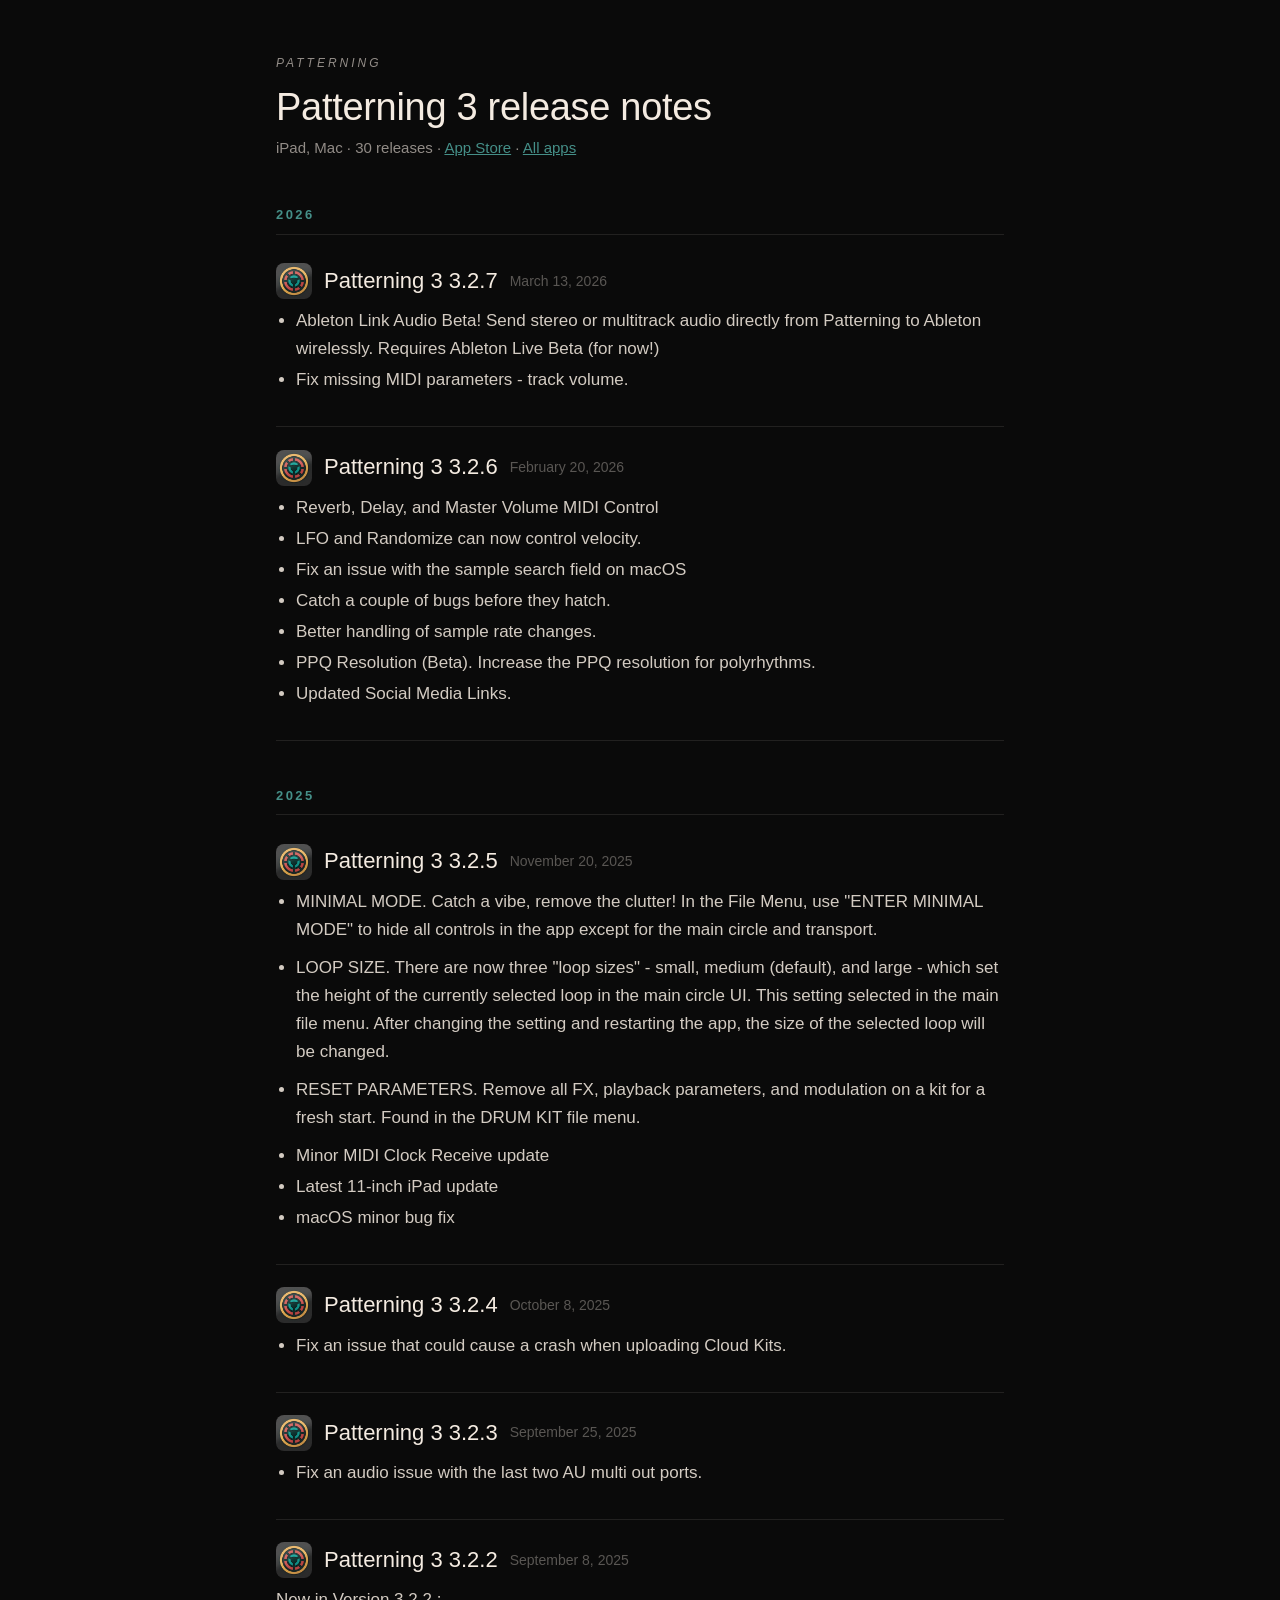
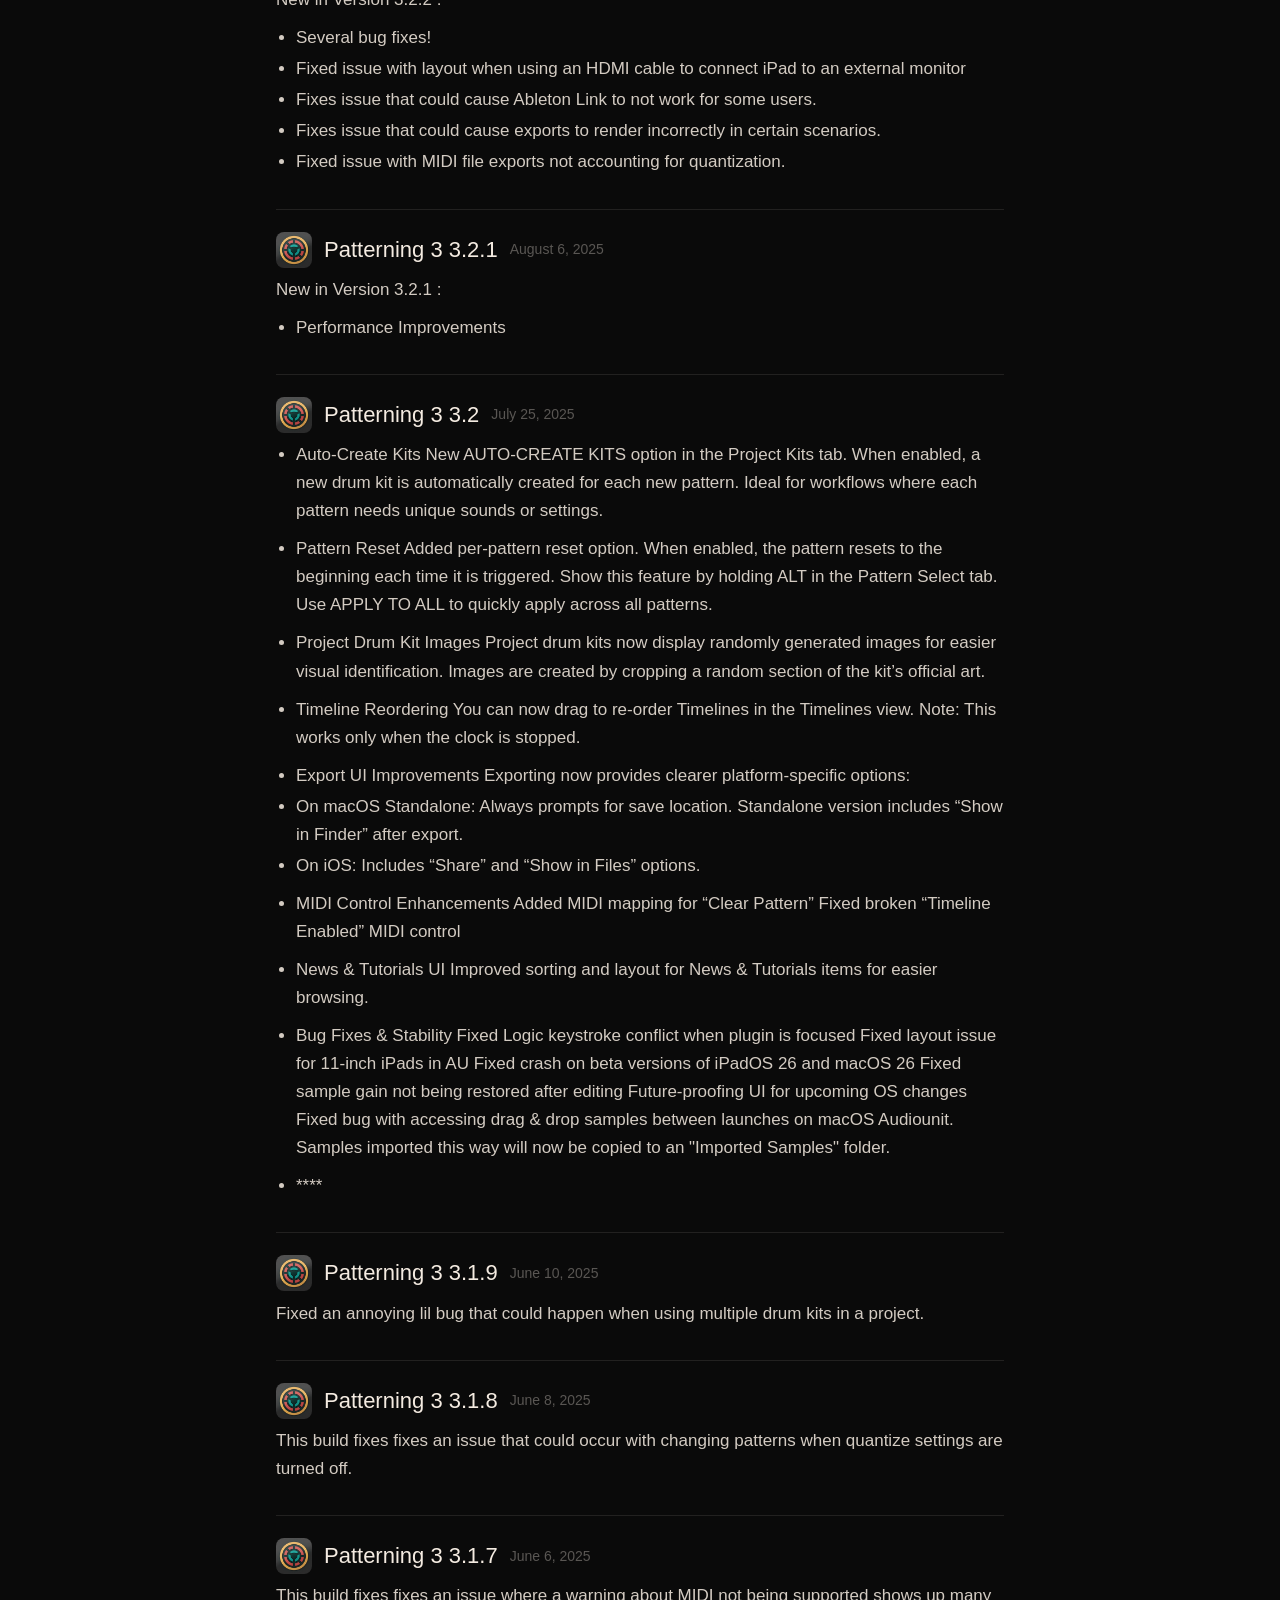
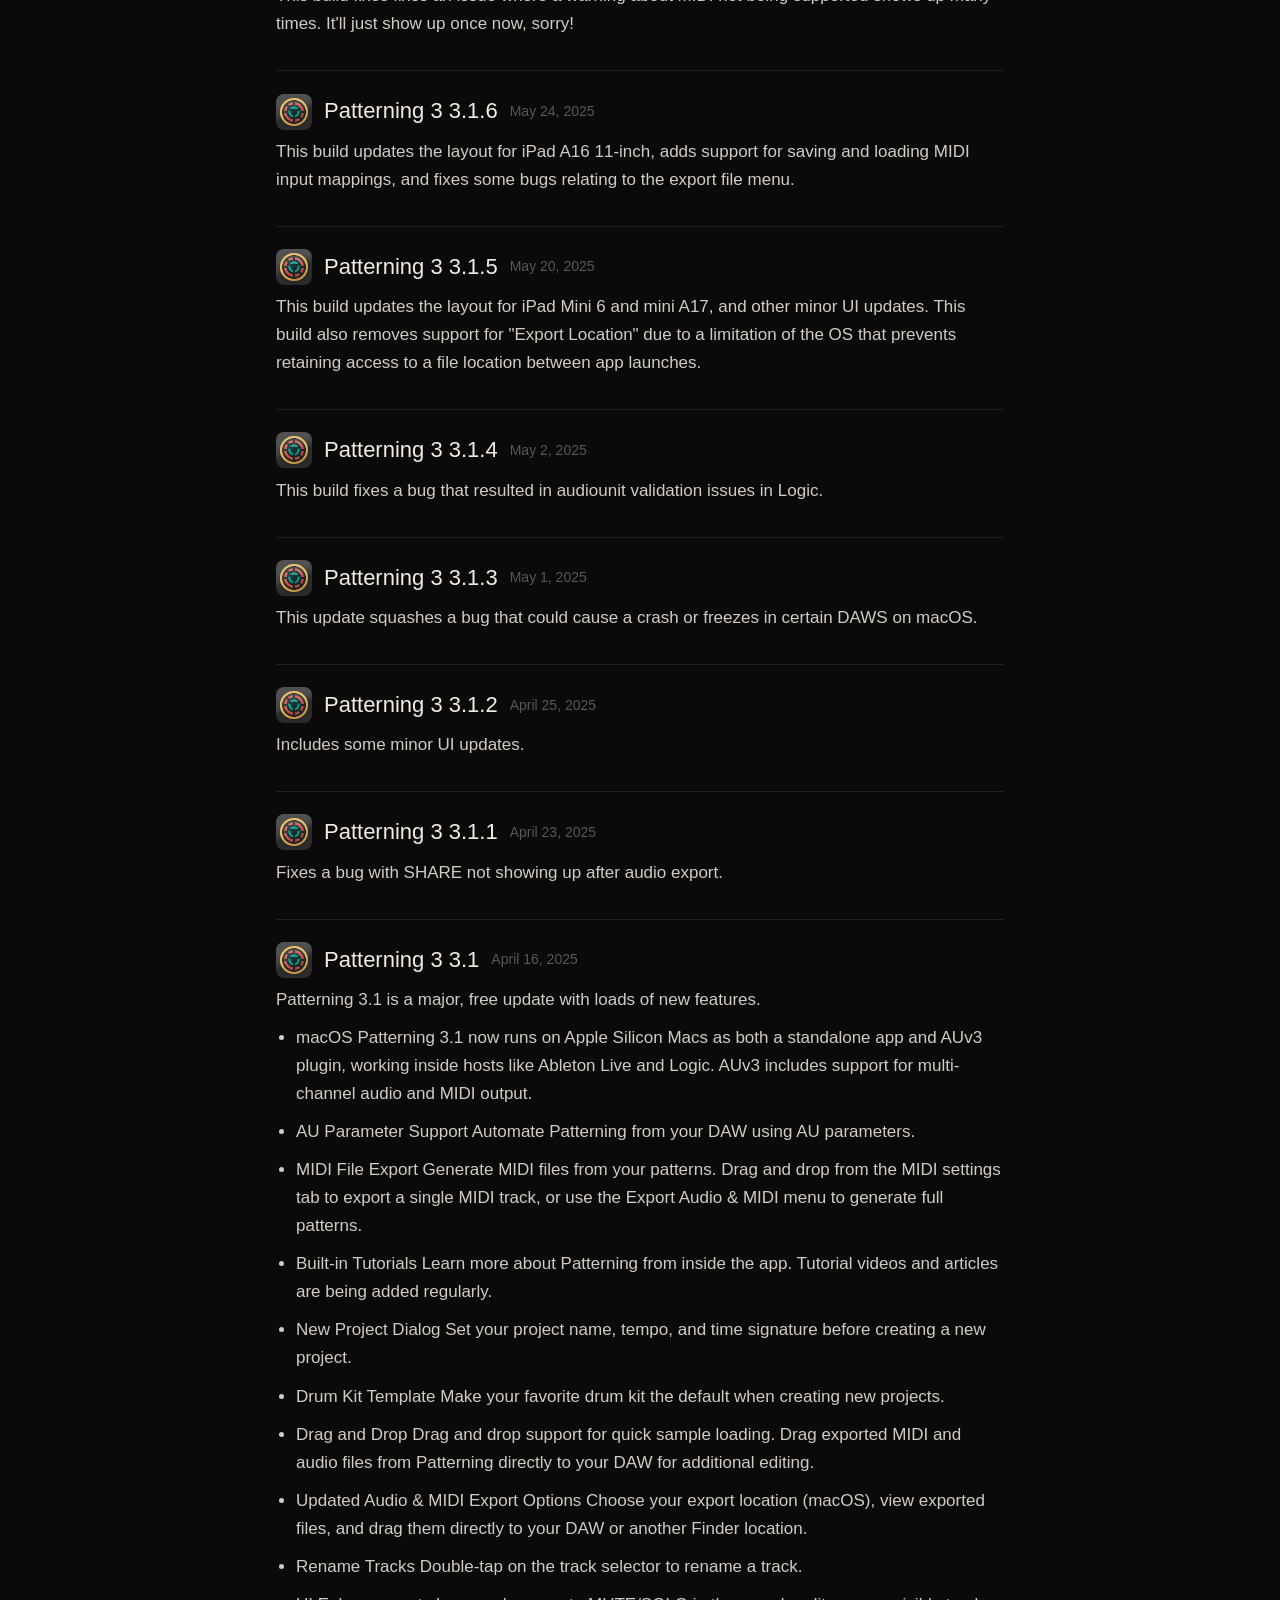
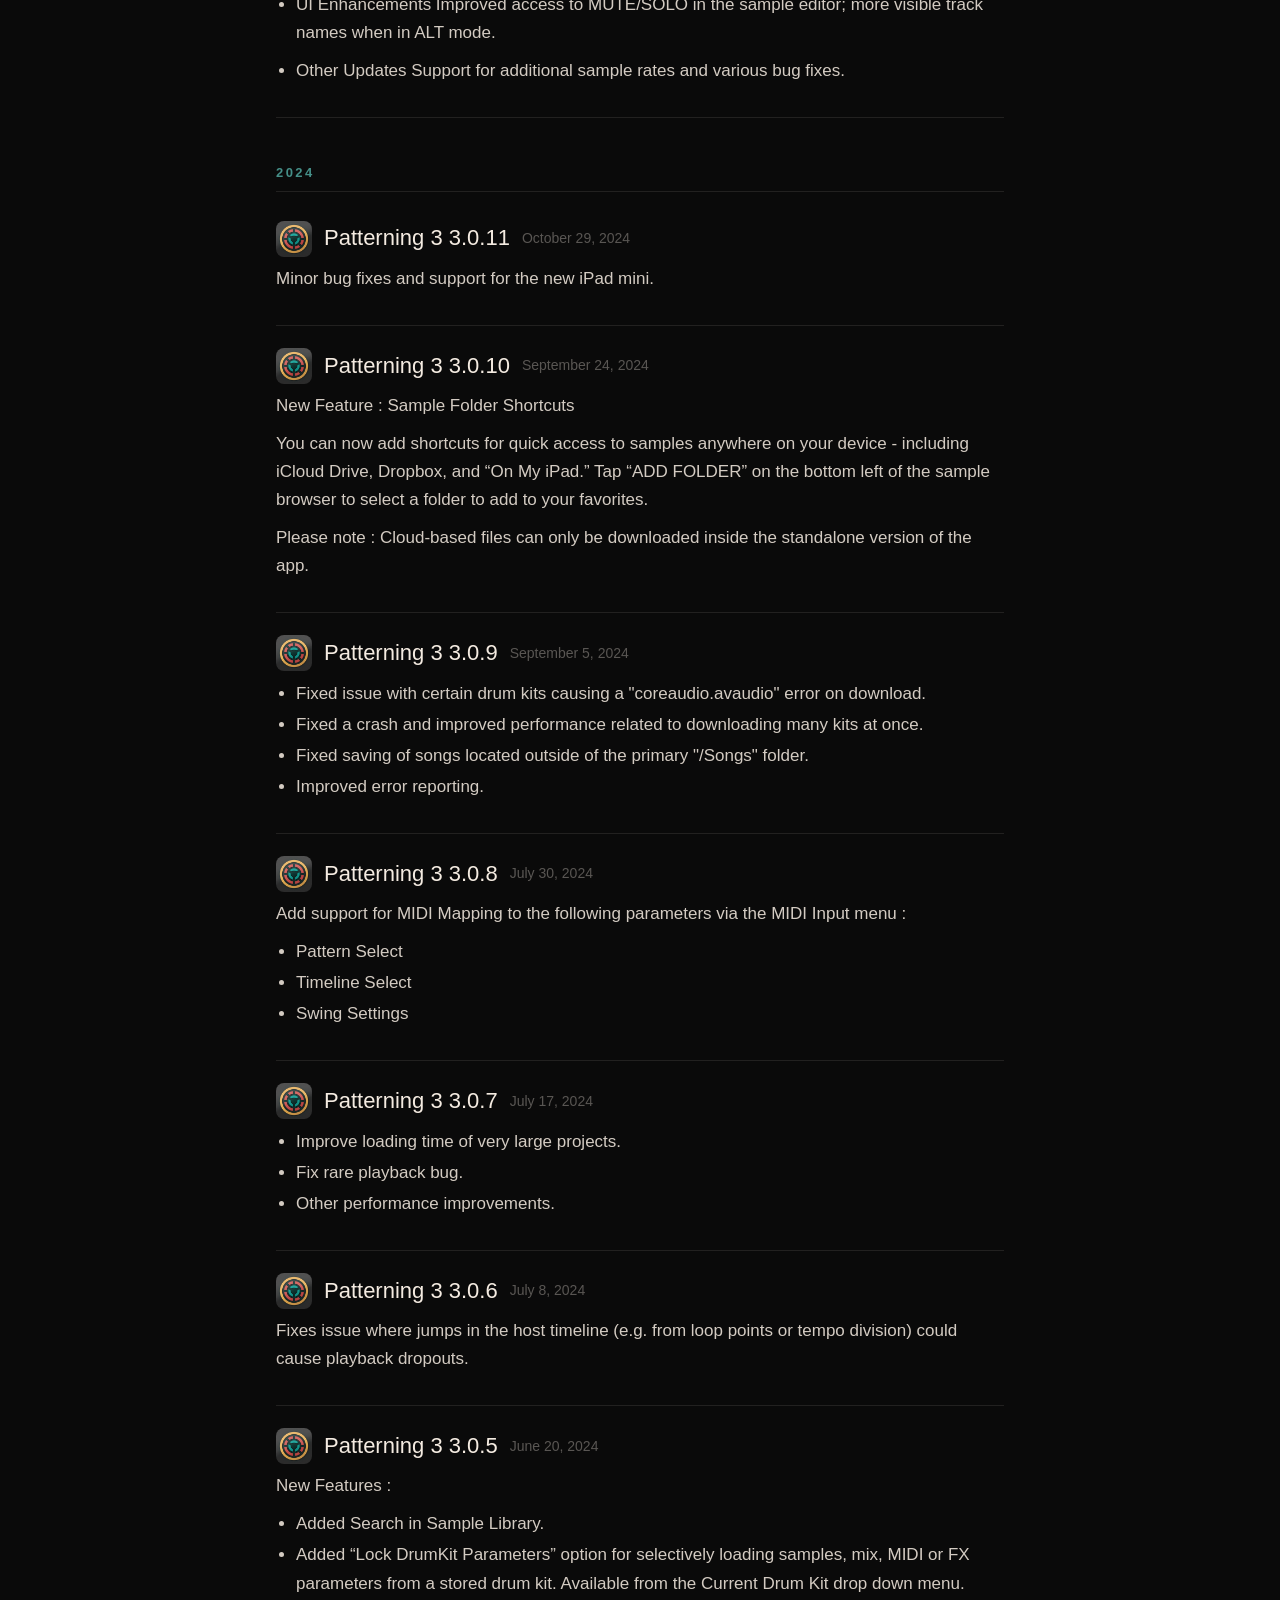
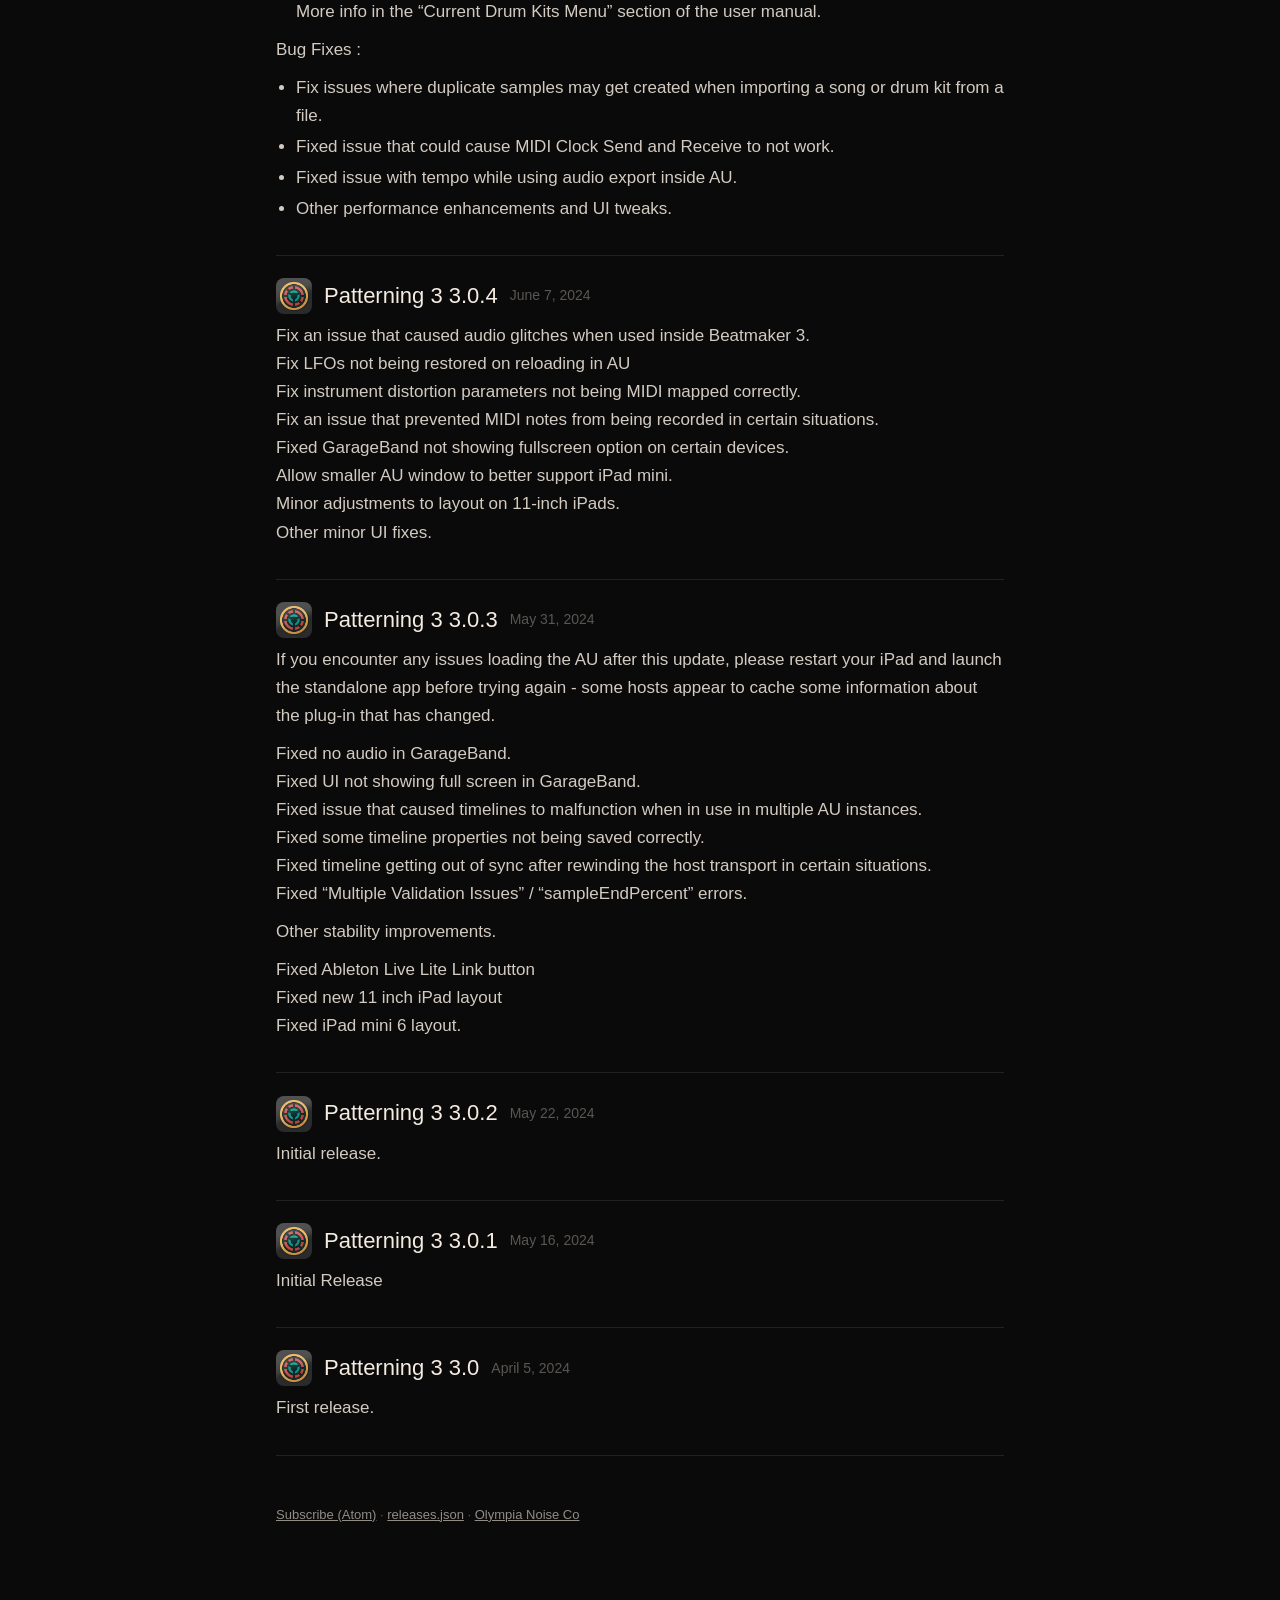
<file: p3.html>
<!doctype html>
<html lang="en">
<head>
<meta charset="utf-8">
<meta name="viewport" content="width=device-width, initial-scale=1">
<title>Patterning 3 release notes</title>
<link rel="stylesheet" href="changelog.css">
<link rel="alternate" type="application/atom+xml" title="Patterning release notes" href="feed.xml">
</head>
<body>
<main>
<header class="top">
<a class="brand" href="index.html">PATTERNING</a>
<h1>Patterning 3 release notes</h1>
<p class="sub">iPad, Mac · 30 releases · <a href="https://apps.apple.com/app/id1631913793">App Store</a> · <a href="index.html">All apps</a></p>

</header>
<section class="year" data-year="2026"><h2>2026</h2>
<article class="release" data-app="p3" id="p3-3.2.7"><header><img class="icon" src="icons/p3.png" alt="" width="36" height="36"><h3>Patterning 3 3.2.7</h3><time datetime="2026-03-13">March 13, 2026</time></header><div class="notes"><ul><li>Ableton Link Audio Beta!  Send stereo or multitrack audio directly from Patterning to Ableton wirelessly.  Requires Ableton Live Beta (for now!)</li><li>Fix missing MIDI parameters - track volume.</li></ul></div></article>
<article class="release" data-app="p3" id="p3-3.2.6"><header><img class="icon" src="icons/p3.png" alt="" width="36" height="36"><h3>Patterning 3 3.2.6</h3><time datetime="2026-02-20">February 20, 2026</time></header><div class="notes"><ul><li>Reverb, Delay, and Master Volume MIDI Control</li><li>LFO and Randomize can now control velocity.</li><li>Fix an issue with the sample search field on macOS</li><li>Catch a couple of bugs before they hatch.</li><li>Better handling of sample rate changes.</li><li>PPQ Resolution (Beta).  Increase the PPQ resolution for polyrhythms.</li><li>Updated Social Media Links.</li></ul></div></article>
</section>
<section class="year" data-year="2025"><h2>2025</h2>
<article class="release" data-app="p3" id="p3-3.2.5"><header><img class="icon" src="icons/p3.png" alt="" width="36" height="36"><h3>Patterning 3 3.2.5</h3><time datetime="2025-11-20">November 20, 2025</time></header><div class="notes"><ul><li>MINIMAL MODE.   Catch a vibe, remove the clutter!  In the File Menu, use &quot;ENTER MINIMAL MODE&quot; to hide all controls in the app except for the main circle and transport.</li></ul>
<ul><li>LOOP SIZE. There are now three &quot;loop sizes&quot; - small, medium (default), and large - which set the height of the currently selected loop in the main circle UI.  This setting selected in the main file menu.  After changing the setting and restarting the app, the size of the selected loop will be changed.</li></ul>
<ul><li>RESET PARAMETERS.  Remove all FX, playback parameters, and modulation on a kit for a fresh start.  Found in the DRUM KIT file menu.</li></ul>
<ul><li>Minor MIDI Clock Receive update</li><li>Latest 11-inch iPad update</li><li>macOS minor bug fix</li></ul></div></article>
<article class="release" data-app="p3" id="p3-3.2.4"><header><img class="icon" src="icons/p3.png" alt="" width="36" height="36"><h3>Patterning 3 3.2.4</h3><time datetime="2025-10-08">October 8, 2025</time></header><div class="notes"><ul><li>Fix an issue that could cause a crash when uploading Cloud Kits.</li></ul></div></article>
<article class="release" data-app="p3" id="p3-3.2.3"><header><img class="icon" src="icons/p3.png" alt="" width="36" height="36"><h3>Patterning 3 3.2.3</h3><time datetime="2025-09-25">September 25, 2025</time></header><div class="notes"><ul><li>Fix an audio issue with the last two AU multi out ports.</li></ul></div></article>
<article class="release" data-app="p3" id="p3-3.2.2"><header><img class="icon" src="icons/p3.png" alt="" width="36" height="36"><h3>Patterning 3 3.2.2</h3><time datetime="2025-09-08">September 8, 2025</time></header><div class="notes"><p>New in Version 3.2.2 :</p>
<ul><li>Several bug fixes!</li><li>Fixed issue with layout when using an HDMI cable to connect iPad to an external monitor</li><li>Fixes issue that could cause Ableton Link to not work for some users.</li><li>Fixes issue that could cause exports to render incorrectly in certain scenarios.</li><li>Fixed issue with MIDI file exports not accounting for quantization.</li></ul></div></article>
<article class="release" data-app="p3" id="p3-3.2.1"><header><img class="icon" src="icons/p3.png" alt="" width="36" height="36"><h3>Patterning 3 3.2.1</h3><time datetime="2025-08-06">August 6, 2025</time></header><div class="notes"><p>New in Version 3.2.1 :</p>
<ul><li>Performance Improvements</li></ul></div></article>
<article class="release" data-app="p3" id="p3-3.2"><header><img class="icon" src="icons/p3.png" alt="" width="36" height="36"><h3>Patterning 3 3.2</h3><time datetime="2025-07-25">July 25, 2025</time></header><div class="notes"><ul><li>Auto-Create Kits New AUTO-CREATE KITS option in the Project Kits tab. When enabled, a new drum kit is automatically created for each new pattern. Ideal for workflows where each pattern needs unique sounds or settings.</li></ul>
<ul><li>Pattern Reset Added per-pattern reset option. When enabled, the pattern resets to the beginning each time it is triggered. Show this feature by holding ALT in the Pattern Select tab.  Use APPLY TO ALL to quickly apply across all patterns.</li></ul>
<ul><li>Project Drum Kit Images Project drum kits now display randomly generated images for easier visual identification. Images are created by cropping a random section of the kit’s official art.</li></ul>
<ul><li>Timeline Reordering You can now drag to re-order Timelines in the Timelines view. Note: This works only when the clock is stopped.</li></ul>
<ul><li>Export UI Improvements Exporting now provides clearer platform-specific options:</li><li>On macOS Standalone: Always prompts for save location. Standalone version includes “Show in Finder” after export.</li><li>On iOS: Includes “Share” and “Show in Files” options.</li></ul>
<ul><li>MIDI Control Enhancements Added MIDI mapping for “Clear Pattern” Fixed broken “Timeline Enabled” MIDI control</li></ul>
<ul><li>News &amp; Tutorials UI Improved sorting and layout for News &amp; Tutorials items for easier browsing.</li></ul>
<ul><li>Bug Fixes &amp; Stability Fixed Logic keystroke conflict when plugin is focused Fixed layout issue for 11-inch iPads in AU Fixed crash on beta versions of iPadOS 26 and macOS 26 Fixed sample gain not being restored after editing Future-proofing UI for upcoming OS changes Fixed bug with accessing drag &amp; drop samples between launches on macOS Audiounit.  Samples imported this way will now be copied to an &quot;Imported Samples&quot; folder.</li></ul>
<ul><li>****</li></ul></div></article>
<article class="release" data-app="p3" id="p3-3.1.9"><header><img class="icon" src="icons/p3.png" alt="" width="36" height="36"><h3>Patterning 3 3.1.9</h3><time datetime="2025-06-10">June 10, 2025</time></header><div class="notes"><p>Fixed an annoying lil bug that could happen when using multiple drum kits in a project.</p></div></article>
<article class="release" data-app="p3" id="p3-3.1.8"><header><img class="icon" src="icons/p3.png" alt="" width="36" height="36"><h3>Patterning 3 3.1.8</h3><time datetime="2025-06-08">June 8, 2025</time></header><div class="notes"><p>This build fixes fixes an issue that could occur with changing patterns when quantize settings are turned off.</p></div></article>
<article class="release" data-app="p3" id="p3-3.1.7"><header><img class="icon" src="icons/p3.png" alt="" width="36" height="36"><h3>Patterning 3 3.1.7</h3><time datetime="2025-06-06">June 6, 2025</time></header><div class="notes"><p>This build fixes fixes an issue where a warning about MIDI not being supported shows up many times.  It&#x27;ll just show up once now, sorry!</p></div></article>
<article class="release" data-app="p3" id="p3-3.1.6"><header><img class="icon" src="icons/p3.png" alt="" width="36" height="36"><h3>Patterning 3 3.1.6</h3><time datetime="2025-05-24">May 24, 2025</time></header><div class="notes"><p>This build updates the layout for iPad A16 11-inch, adds support for saving and loading MIDI input mappings, and fixes some bugs relating to the export file menu.</p></div></article>
<article class="release" data-app="p3" id="p3-3.1.5"><header><img class="icon" src="icons/p3.png" alt="" width="36" height="36"><h3>Patterning 3 3.1.5</h3><time datetime="2025-05-20">May 20, 2025</time></header><div class="notes"><p>This build updates the layout for iPad Mini 6 and mini A17, and other minor UI updates.  This build also removes support for &quot;Export Location&quot; due to a limitation of the OS that prevents retaining access to a file location between app launches.</p></div></article>
<article class="release" data-app="p3" id="p3-3.1.4"><header><img class="icon" src="icons/p3.png" alt="" width="36" height="36"><h3>Patterning 3 3.1.4</h3><time datetime="2025-05-02">May 2, 2025</time></header><div class="notes"><p>This build fixes a bug that resulted in audiounit validation issues in Logic.</p></div></article>
<article class="release" data-app="p3" id="p3-3.1.3"><header><img class="icon" src="icons/p3.png" alt="" width="36" height="36"><h3>Patterning 3 3.1.3</h3><time datetime="2025-05-01">May 1, 2025</time></header><div class="notes"><p>This update squashes a bug that could cause a crash or freezes in certain DAWS on macOS.</p></div></article>
<article class="release" data-app="p3" id="p3-3.1.2"><header><img class="icon" src="icons/p3.png" alt="" width="36" height="36"><h3>Patterning 3 3.1.2</h3><time datetime="2025-04-25">April 25, 2025</time></header><div class="notes"><p>Includes some minor UI updates.</p></div></article>
<article class="release" data-app="p3" id="p3-3.1.1"><header><img class="icon" src="icons/p3.png" alt="" width="36" height="36"><h3>Patterning 3 3.1.1</h3><time datetime="2025-04-23">April 23, 2025</time></header><div class="notes"><p>Fixes a bug with SHARE not showing up after audio export.</p></div></article>
<article class="release" data-app="p3" id="p3-3.1"><header><img class="icon" src="icons/p3.png" alt="" width="36" height="36"><h3>Patterning 3 3.1</h3><time datetime="2025-04-16">April 16, 2025</time></header><div class="notes"><p>Patterning 3.1 is a major, free update with loads of new features.</p>
<ul><li>macOS Patterning 3.1 now runs on Apple Silicon Macs as both a standalone app and AUv3 plugin, working inside hosts like Ableton Live and Logic. AUv3 includes support for multi-channel audio and MIDI output.</li></ul>
<ul><li>AU Parameter Support Automate Patterning from your DAW using AU parameters.</li></ul>
<ul><li>MIDI File Export Generate MIDI files from your patterns. Drag and drop from the MIDI settings tab to export a single MIDI track, or use the Export Audio &amp; MIDI menu to generate full patterns.</li></ul>
<ul><li>Built-in Tutorials Learn more about Patterning from inside the app. Tutorial videos and articles are being added regularly.</li></ul>
<ul><li>New Project Dialog Set your project name, tempo, and time signature before creating a new project.</li></ul>
<ul><li>Drum Kit Template Make your favorite drum kit the default when creating new projects.</li></ul>
<ul><li>Drag and Drop Drag and drop support for quick sample loading. Drag exported MIDI and audio files from Patterning directly to your DAW for additional editing.</li></ul>
<ul><li>Updated Audio &amp; MIDI Export Options Choose your export location (macOS), view exported files, and drag them directly to your DAW or another Finder location.</li></ul>
<ul><li>Rename Tracks Double-tap on the track selector to rename a track.</li></ul>
<ul><li>UI Enhancements Improved access to MUTE/SOLO in the sample editor; more visible track names when in ALT mode.</li></ul>
<ul><li>Other Updates Support for additional sample rates and various bug fixes.</li></ul></div></article>
</section>
<section class="year" data-year="2024"><h2>2024</h2>
<article class="release" data-app="p3" id="p3-3.0.11"><header><img class="icon" src="icons/p3.png" alt="" width="36" height="36"><h3>Patterning 3 3.0.11</h3><time datetime="2024-10-29">October 29, 2024</time></header><div class="notes"><p>Minor bug fixes and support for the new iPad mini.</p></div></article>
<article class="release" data-app="p3" id="p3-3.0.10"><header><img class="icon" src="icons/p3.png" alt="" width="36" height="36"><h3>Patterning 3 3.0.10</h3><time datetime="2024-09-24">September 24, 2024</time></header><div class="notes"><p>New Feature : Sample Folder Shortcuts</p>
<p>You can now add shortcuts for quick access to samples anywhere on your device -  including iCloud Drive, Dropbox, and “On My iPad.”   Tap “ADD FOLDER” on the bottom left of the sample browser to select a folder to add to your favorites.</p>
<p>Please note : Cloud-based files can only be downloaded inside the standalone version of the app.</p></div></article>
<article class="release" data-app="p3" id="p3-3.0.9"><header><img class="icon" src="icons/p3.png" alt="" width="36" height="36"><h3>Patterning 3 3.0.9</h3><time datetime="2024-09-05">September 5, 2024</time></header><div class="notes"><ul><li>Fixed issue with certain drum kits causing a &quot;coreaudio.avaudio&quot; error on download.</li><li>Fixed a crash and improved performance related to downloading many kits at once.</li><li>Fixed saving of songs located outside of the primary &quot;/Songs&quot; folder.</li><li>Improved error reporting.</li></ul></div></article>
<article class="release" data-app="p3" id="p3-3.0.8"><header><img class="icon" src="icons/p3.png" alt="" width="36" height="36"><h3>Patterning 3 3.0.8</h3><time datetime="2024-07-30">July 30, 2024</time></header><div class="notes"><p>Add support for MIDI Mapping to the following parameters via the MIDI Input menu :</p>
<ul><li>Pattern Select</li><li>Timeline Select</li><li>Swing Settings</li></ul></div></article>
<article class="release" data-app="p3" id="p3-3.0.7"><header><img class="icon" src="icons/p3.png" alt="" width="36" height="36"><h3>Patterning 3 3.0.7</h3><time datetime="2024-07-17">July 17, 2024</time></header><div class="notes"><ul><li>Improve loading time of very large projects.</li><li>Fix rare playback bug.</li><li>Other performance improvements.</li></ul></div></article>
<article class="release" data-app="p3" id="p3-3.0.6"><header><img class="icon" src="icons/p3.png" alt="" width="36" height="36"><h3>Patterning 3 3.0.6</h3><time datetime="2024-07-08">July 8, 2024</time></header><div class="notes"><p>Fixes issue where jumps in the host timeline (e.g. from loop points or tempo division) could cause playback dropouts.</p></div></article>
<article class="release" data-app="p3" id="p3-3.0.5"><header><img class="icon" src="icons/p3.png" alt="" width="36" height="36"><h3>Patterning 3 3.0.5</h3><time datetime="2024-06-20">June 20, 2024</time></header><div class="notes"><p>New Features :</p>
<ul><li>Added Search in Sample Library.</li><li>Added  “Lock DrumKit Parameters” option for selectively loading samples, mix, MIDI or FX parameters from a stored drum kit.  Available from the Current Drum Kit drop down menu.  More info in the “Current Drum Kits Menu” section of the user manual.</li></ul>
<p>Bug Fixes :</p>
<ul><li>Fix issues where duplicate samples may get created when importing a song or drum kit from a file.</li><li>Fixed issue that could cause MIDI Clock Send and Receive to not work.</li><li>Fixed issue with tempo while using audio export inside AU.</li><li>Other performance enhancements and UI tweaks.</li></ul></div></article>
<article class="release" data-app="p3" id="p3-3.0.4"><header><img class="icon" src="icons/p3.png" alt="" width="36" height="36"><h3>Patterning 3 3.0.4</h3><time datetime="2024-06-07">June 7, 2024</time></header><div class="notes"><p>Fix an issue that caused audio glitches when used inside Beatmaker 3.<br>Fix LFOs not being restored on reloading in AU<br>Fix instrument distortion parameters not being MIDI mapped correctly.<br>Fix an issue that prevented MIDI notes from being recorded in certain situations.<br>Fixed GarageBand not showing fullscreen option on certain devices.<br>Allow smaller AU window to better support iPad mini.<br>Minor adjustments to layout on 11-inch iPads.<br>Other minor UI fixes.</p></div></article>
<article class="release" data-app="p3" id="p3-3.0.3"><header><img class="icon" src="icons/p3.png" alt="" width="36" height="36"><h3>Patterning 3 3.0.3</h3><time datetime="2024-05-31">May 31, 2024</time></header><div class="notes"><p>If you encounter any issues loading the AU after this update, please restart your iPad and launch the standalone app before trying again - some hosts appear to cache some information about the plug-in that has changed.</p>
<p>Fixed no audio in GarageBand.<br>Fixed UI not showing full screen in GarageBand.<br>Fixed issue that caused timelines to malfunction when in use in multiple AU instances.<br>Fixed some timeline properties not being saved correctly.<br>Fixed timeline getting out of sync after rewinding the host transport in certain situations.<br>Fixed “Multiple Validation Issues” / “sampleEndPercent” errors.</p>
<p>Other stability improvements.</p>
<p>Fixed Ableton Live Lite Link button<br>Fixed new 11 inch iPad layout<br>Fixed iPad mini 6 layout.</p></div></article>
<article class="release" data-app="p3" id="p3-3.0.2"><header><img class="icon" src="icons/p3.png" alt="" width="36" height="36"><h3>Patterning 3 3.0.2</h3><time datetime="2024-05-22">May 22, 2024</time></header><div class="notes"><p>Initial release.</p></div></article>
<article class="release" data-app="p3" id="p3-3.0.1"><header><img class="icon" src="icons/p3.png" alt="" width="36" height="36"><h3>Patterning 3 3.0.1</h3><time datetime="2024-05-16">May 16, 2024</time></header><div class="notes"><p>Initial Release</p></div></article>
<article class="release" data-app="p3" id="p3-3.0"><header><img class="icon" src="icons/p3.png" alt="" width="36" height="36"><h3>Patterning 3 3.0</h3><time datetime="2024-04-05">April 5, 2024</time></header><div class="notes"><p>First release.</p></div></article>
</section>
<footer><a href="feed.xml">Subscribe (Atom)</a> · <a href="releases.json">releases.json</a> · <a href="https://olympianoiseco.com">Olympia Noise Co</a></footer>
</main>

</body>
</html>
</file>
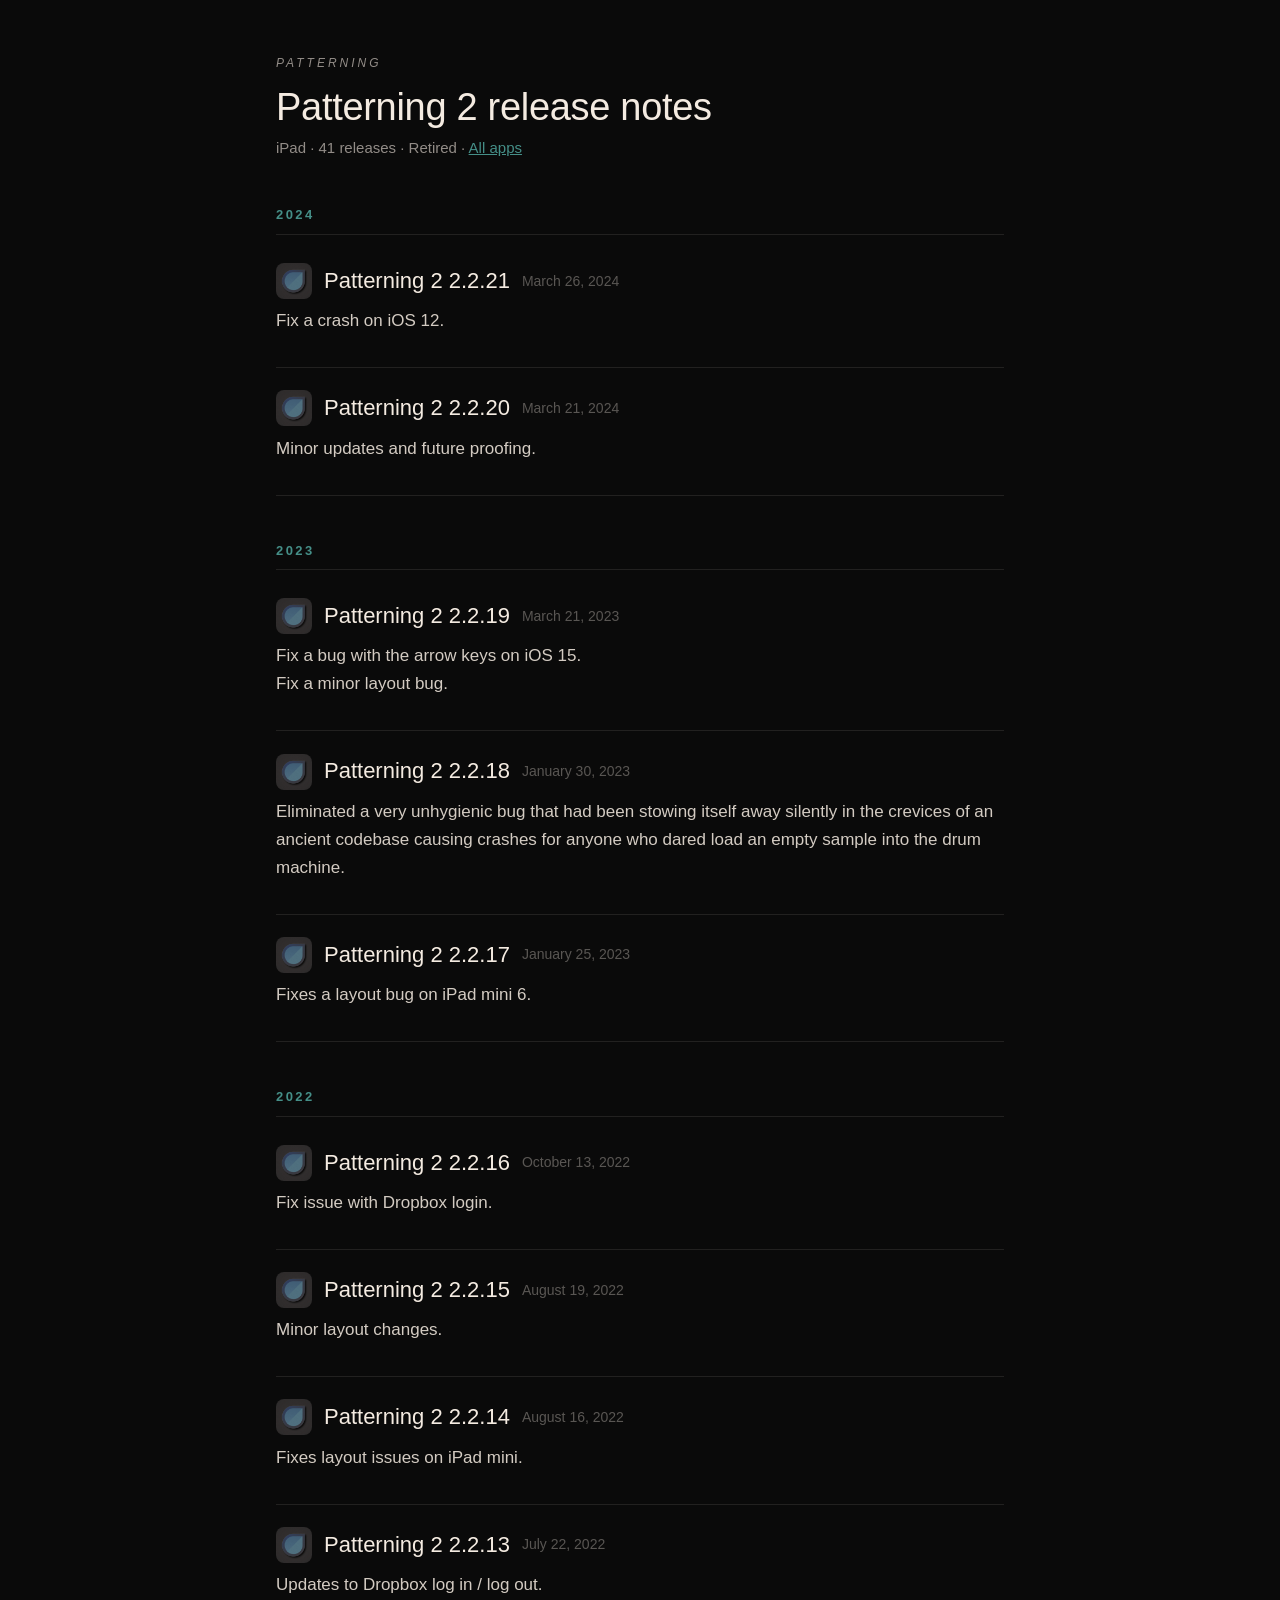
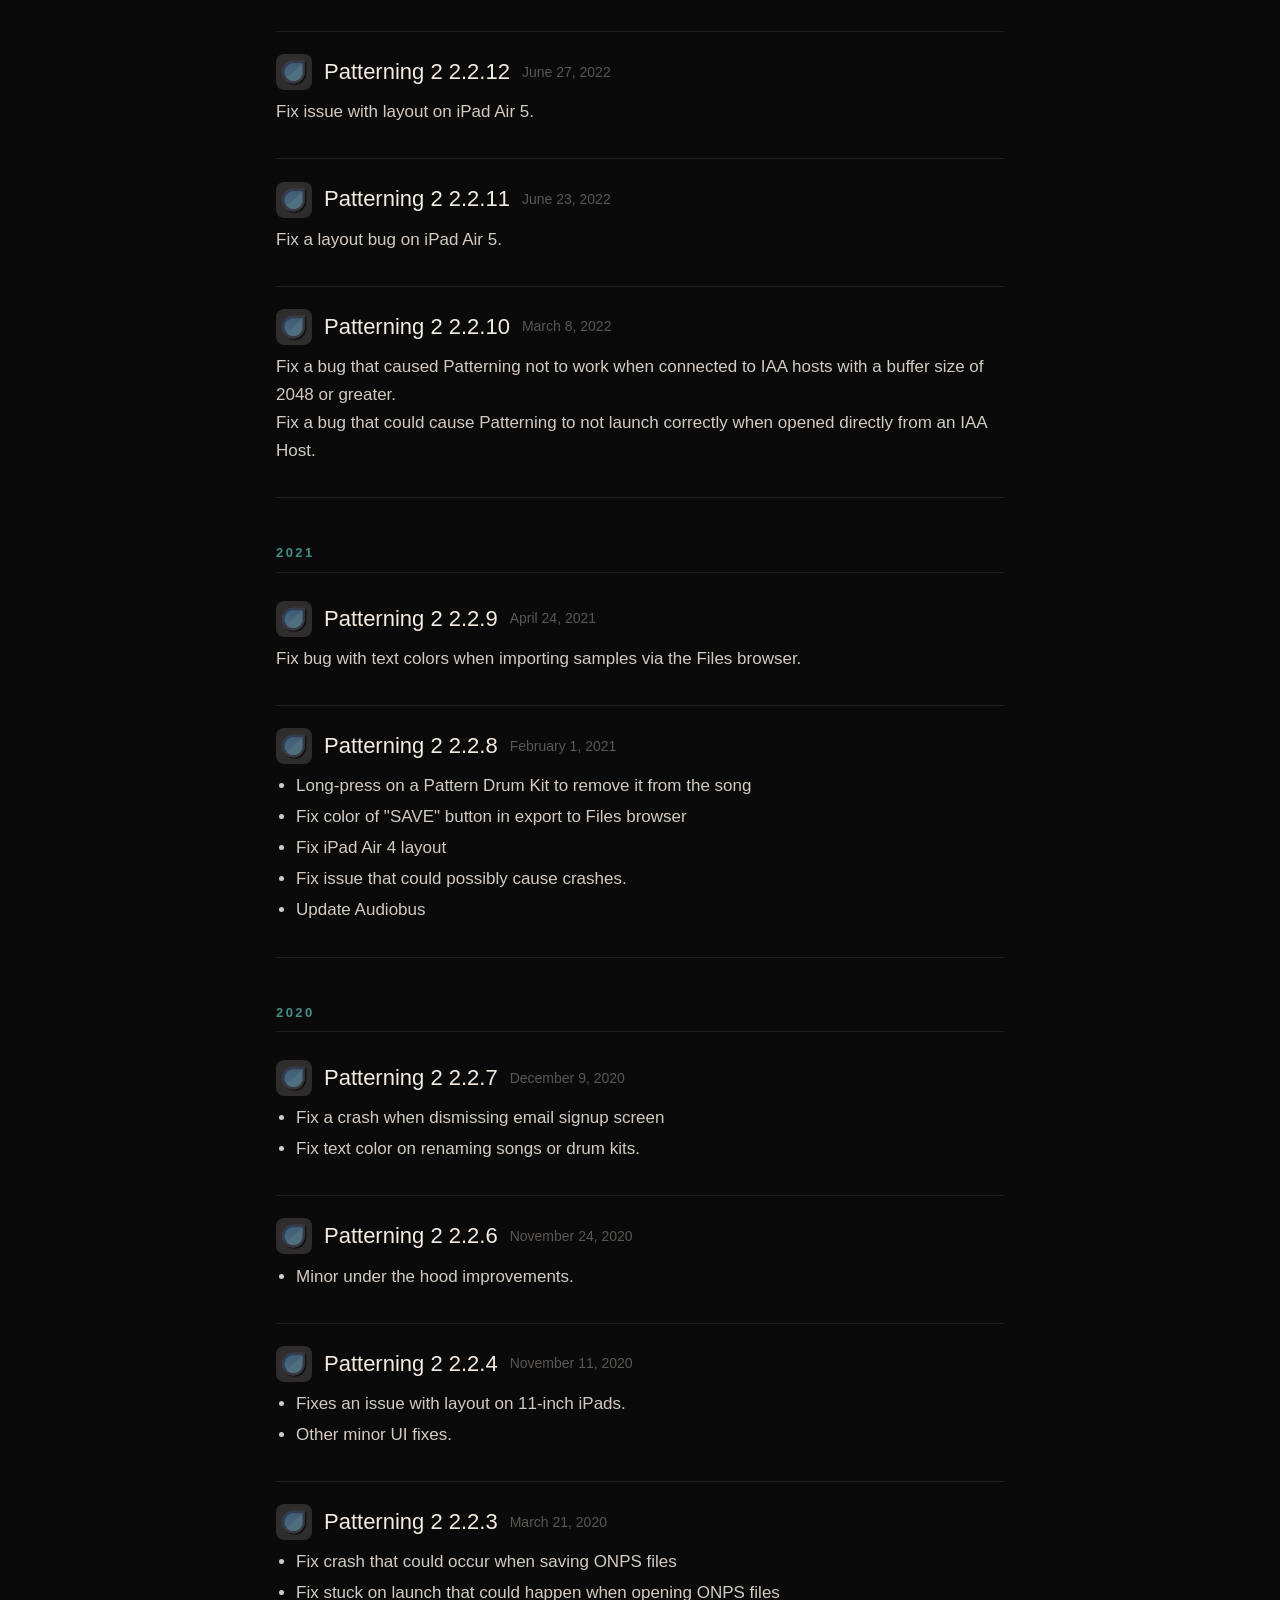
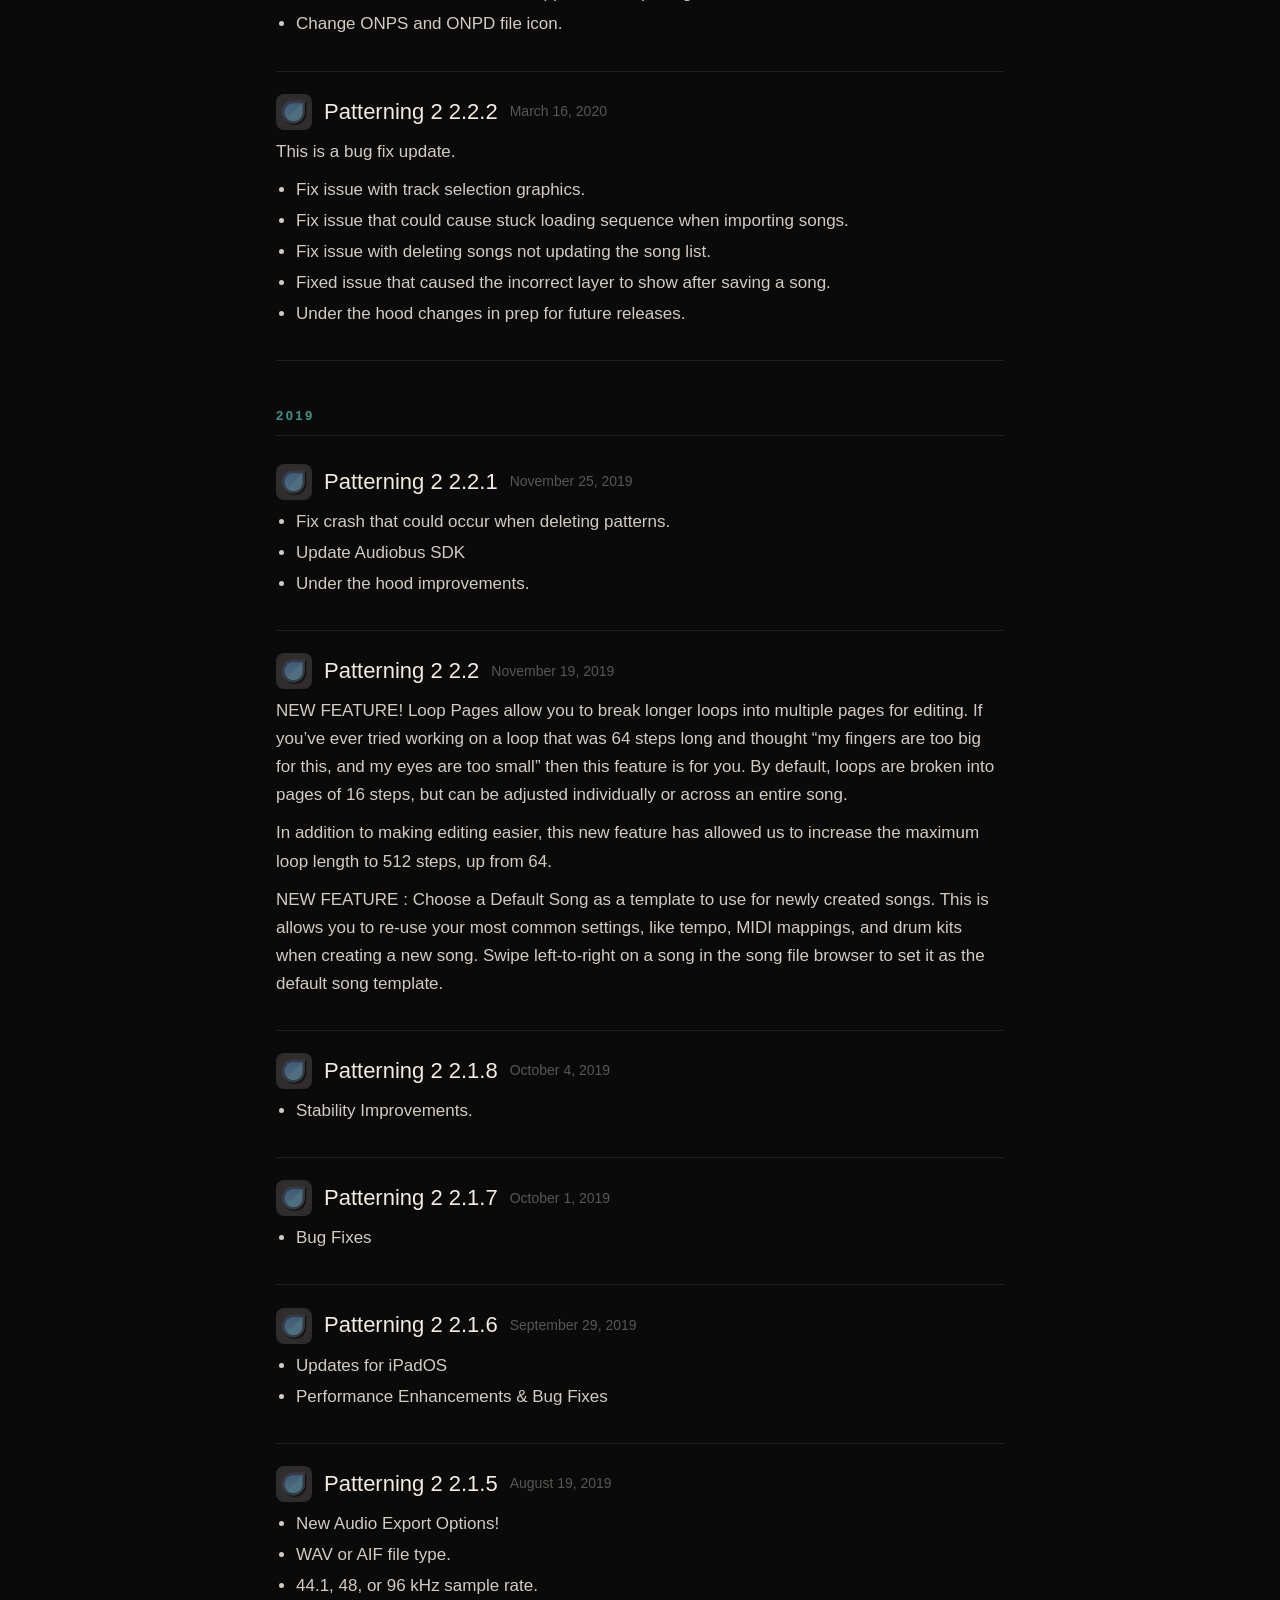
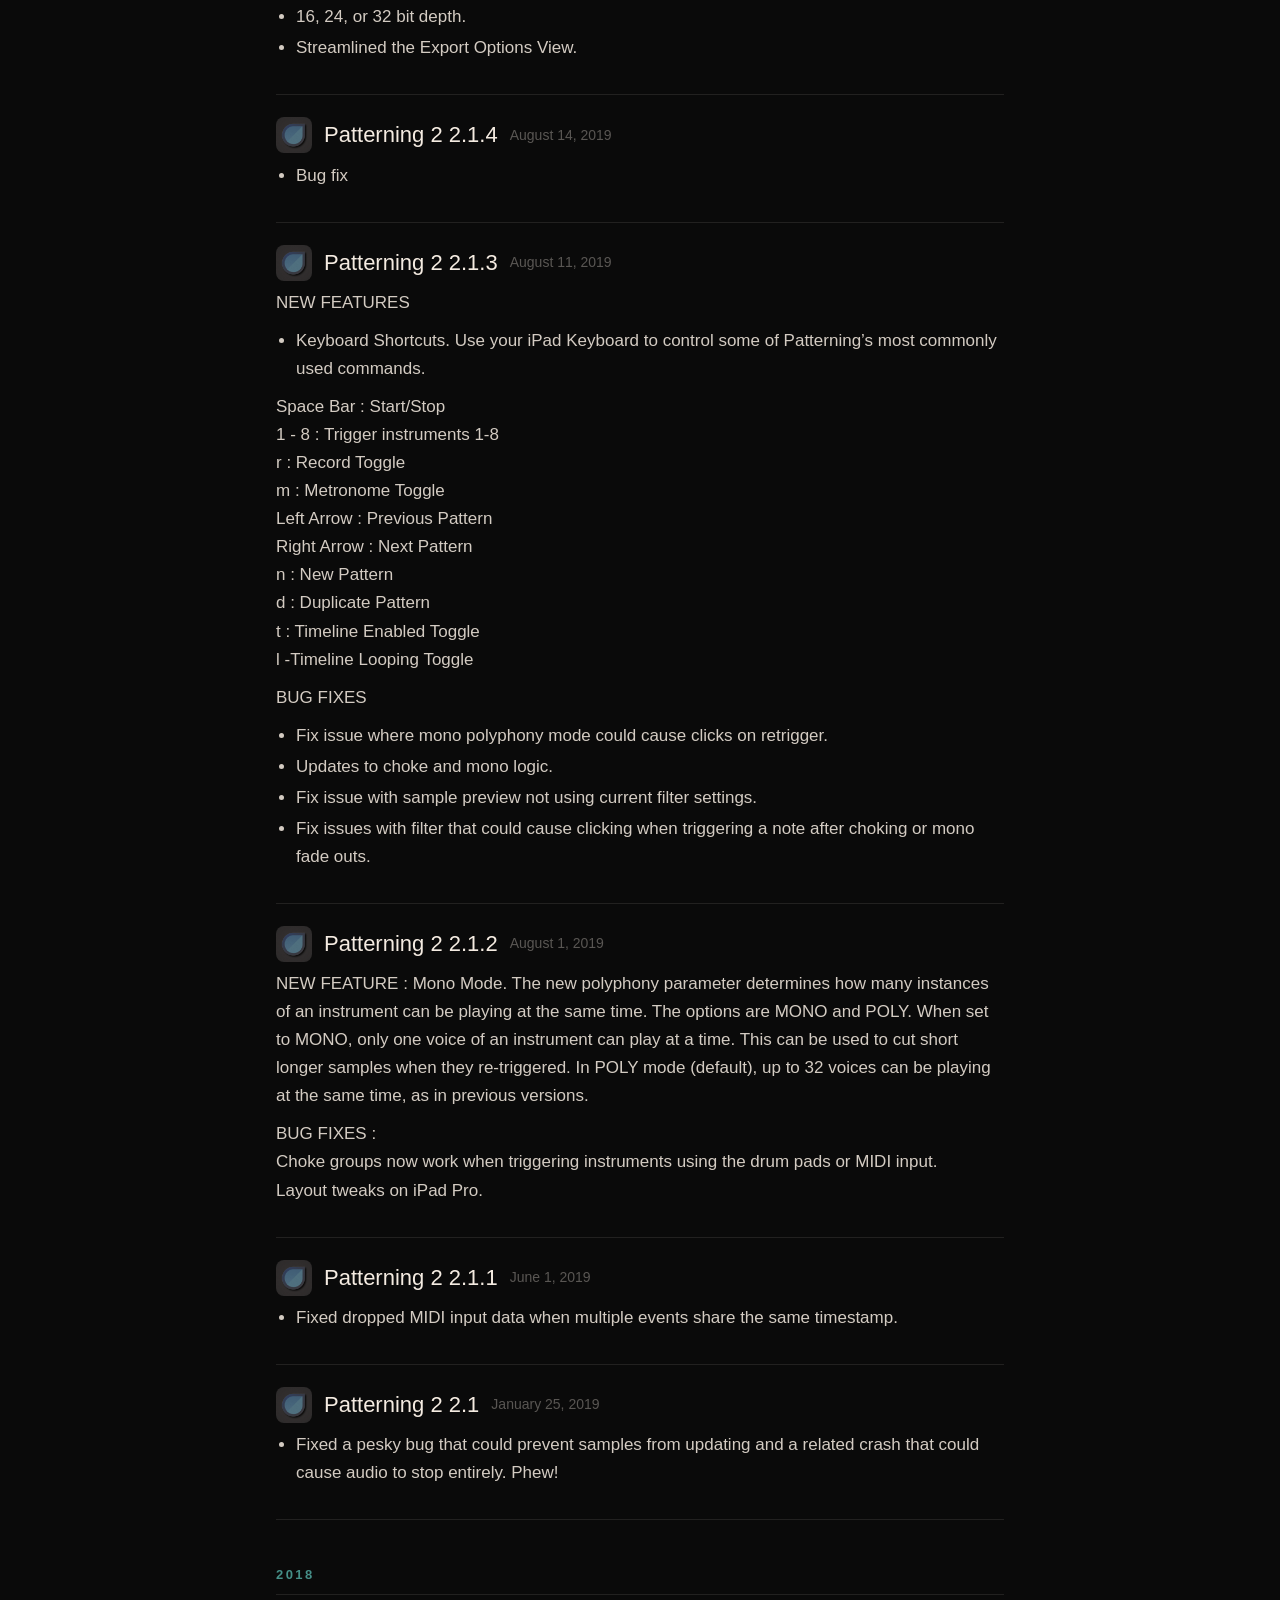
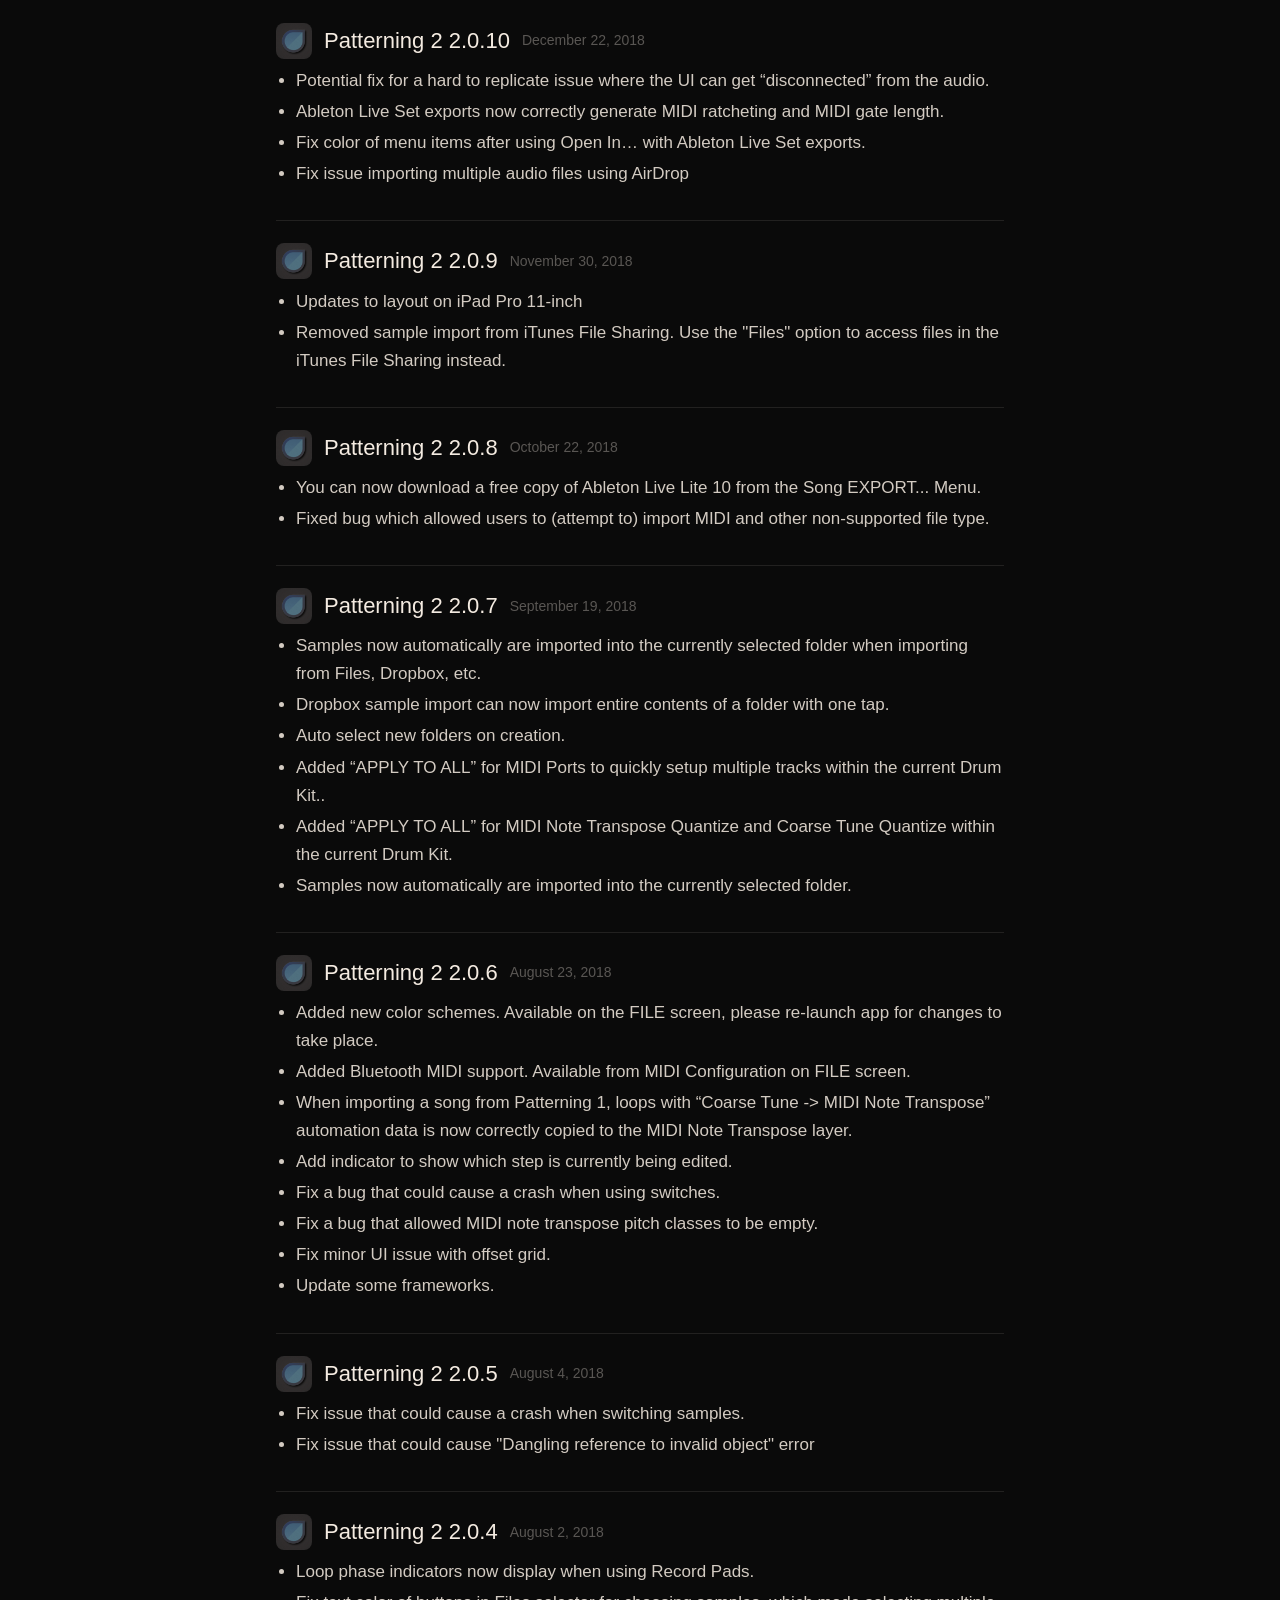
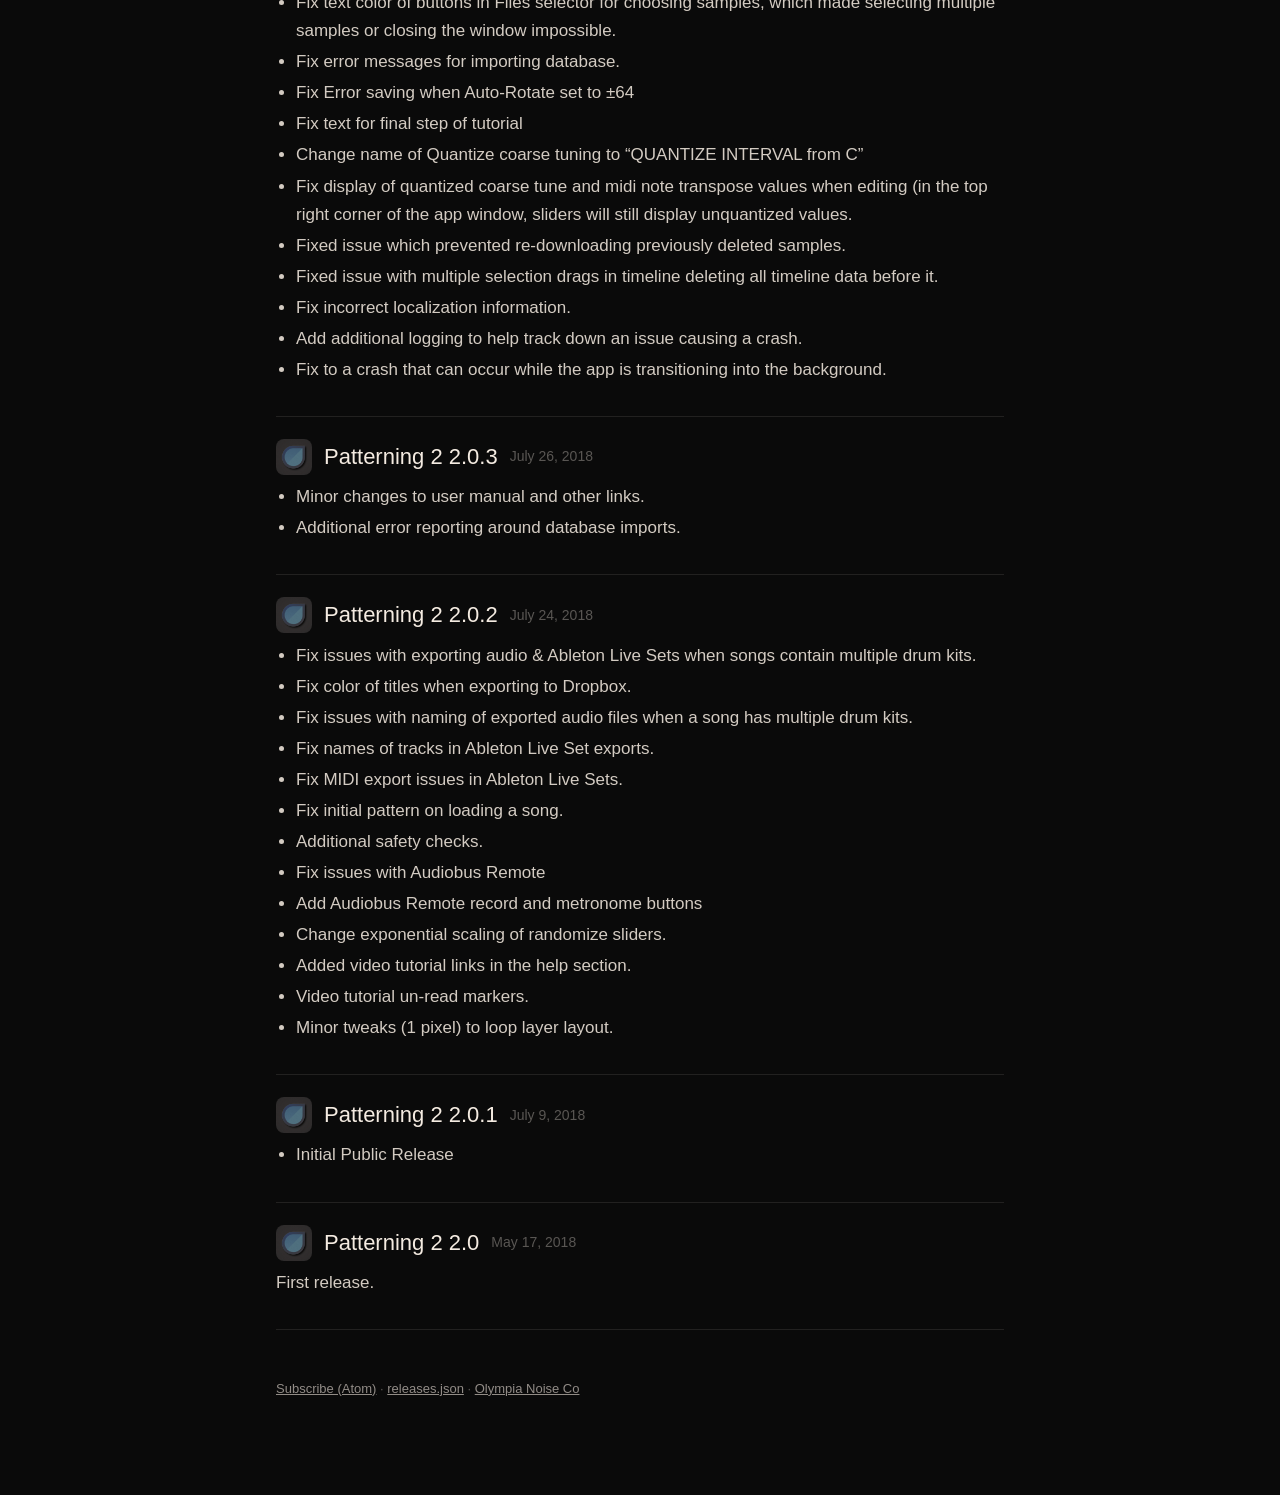
<file: patterning-2.html>
<!doctype html>
<html lang="en">
<head>
<meta charset="utf-8">
<meta name="viewport" content="width=device-width, initial-scale=1">
<title>Patterning 2 release notes</title>
<link rel="stylesheet" href="changelog.css">
<link rel="alternate" type="application/atom+xml" title="Patterning release notes" href="feed.xml">
</head>
<body>
<main>
<header class="top">
<a class="brand" href="index.html">PATTERNING</a>
<h1>Patterning 2 release notes</h1>
<p class="sub">iPad · 41 releases · Retired · <a href="index.html">All apps</a></p>

</header>
<section class="year" data-year="2024"><h2>2024</h2>
<article class="release" data-app="patterning-2" id="patterning-2-2.2.21"><header><img class="icon" src="icons/patterning-2.png" alt="" width="36" height="36"><h3>Patterning 2 2.2.21</h3><time datetime="2024-03-26">March 26, 2024</time></header><div class="notes"><p>Fix a crash on iOS 12.</p></div></article>
<article class="release" data-app="patterning-2" id="patterning-2-2.2.20"><header><img class="icon" src="icons/patterning-2.png" alt="" width="36" height="36"><h3>Patterning 2 2.2.20</h3><time datetime="2024-03-21">March 21, 2024</time></header><div class="notes"><p>Minor updates and future proofing.</p></div></article>
</section>
<section class="year" data-year="2023"><h2>2023</h2>
<article class="release" data-app="patterning-2" id="patterning-2-2.2.19"><header><img class="icon" src="icons/patterning-2.png" alt="" width="36" height="36"><h3>Patterning 2 2.2.19</h3><time datetime="2023-03-21">March 21, 2023</time></header><div class="notes"><p>Fix a bug with the arrow keys on iOS 15.<br>Fix a minor layout bug.</p></div></article>
<article class="release" data-app="patterning-2" id="patterning-2-2.2.18"><header><img class="icon" src="icons/patterning-2.png" alt="" width="36" height="36"><h3>Patterning 2 2.2.18</h3><time datetime="2023-01-30">January 30, 2023</time></header><div class="notes"><p>Eliminated a very unhygienic bug that had been stowing itself away silently in the crevices of an ancient codebase causing crashes for anyone who dared load an empty sample into the drum machine.</p></div></article>
<article class="release" data-app="patterning-2" id="patterning-2-2.2.17"><header><img class="icon" src="icons/patterning-2.png" alt="" width="36" height="36"><h3>Patterning 2 2.2.17</h3><time datetime="2023-01-25">January 25, 2023</time></header><div class="notes"><p>Fixes a layout bug on iPad mini 6.</p></div></article>
</section>
<section class="year" data-year="2022"><h2>2022</h2>
<article class="release" data-app="patterning-2" id="patterning-2-2.2.16"><header><img class="icon" src="icons/patterning-2.png" alt="" width="36" height="36"><h3>Patterning 2 2.2.16</h3><time datetime="2022-10-13">October 13, 2022</time></header><div class="notes"><p>Fix issue with Dropbox login.</p></div></article>
<article class="release" data-app="patterning-2" id="patterning-2-2.2.15"><header><img class="icon" src="icons/patterning-2.png" alt="" width="36" height="36"><h3>Patterning 2 2.2.15</h3><time datetime="2022-08-19">August 19, 2022</time></header><div class="notes"><p>Minor layout changes.</p></div></article>
<article class="release" data-app="patterning-2" id="patterning-2-2.2.14"><header><img class="icon" src="icons/patterning-2.png" alt="" width="36" height="36"><h3>Patterning 2 2.2.14</h3><time datetime="2022-08-16">August 16, 2022</time></header><div class="notes"><p>Fixes layout issues on iPad mini.</p></div></article>
<article class="release" data-app="patterning-2" id="patterning-2-2.2.13"><header><img class="icon" src="icons/patterning-2.png" alt="" width="36" height="36"><h3>Patterning 2 2.2.13</h3><time datetime="2022-07-22">July 22, 2022</time></header><div class="notes"><p>Updates to Dropbox log in / log out.</p></div></article>
<article class="release" data-app="patterning-2" id="patterning-2-2.2.12"><header><img class="icon" src="icons/patterning-2.png" alt="" width="36" height="36"><h3>Patterning 2 2.2.12</h3><time datetime="2022-06-27">June 27, 2022</time></header><div class="notes"><p>Fix issue with layout on iPad Air 5.</p></div></article>
<article class="release" data-app="patterning-2" id="patterning-2-2.2.11"><header><img class="icon" src="icons/patterning-2.png" alt="" width="36" height="36"><h3>Patterning 2 2.2.11</h3><time datetime="2022-06-23">June 23, 2022</time></header><div class="notes"><p>Fix a layout bug on iPad Air 5.</p></div></article>
<article class="release" data-app="patterning-2" id="patterning-2-2.2.10"><header><img class="icon" src="icons/patterning-2.png" alt="" width="36" height="36"><h3>Patterning 2 2.2.10</h3><time datetime="2022-03-08">March 8, 2022</time></header><div class="notes"><p>Fix a bug that caused Patterning not to work when connected to IAA hosts with a buffer size of 2048 or greater.<br>Fix a bug that could cause Patterning to not launch correctly when opened directly from an IAA Host.</p></div></article>
</section>
<section class="year" data-year="2021"><h2>2021</h2>
<article class="release" data-app="patterning-2" id="patterning-2-2.2.9"><header><img class="icon" src="icons/patterning-2.png" alt="" width="36" height="36"><h3>Patterning 2 2.2.9</h3><time datetime="2021-04-24">April 24, 2021</time></header><div class="notes"><p>Fix bug with text colors when importing samples via the Files browser.</p></div></article>
<article class="release" data-app="patterning-2" id="patterning-2-2.2.8"><header><img class="icon" src="icons/patterning-2.png" alt="" width="36" height="36"><h3>Patterning 2 2.2.8</h3><time datetime="2021-02-01">February 1, 2021</time></header><div class="notes"><ul><li>Long-press on a Pattern Drum Kit to remove it from the song</li><li>Fix color of &quot;SAVE&quot; button in export to Files browser</li><li>Fix iPad Air 4 layout</li><li>Fix issue that could possibly cause crashes.</li><li>Update Audiobus</li></ul></div></article>
</section>
<section class="year" data-year="2020"><h2>2020</h2>
<article class="release" data-app="patterning-2" id="patterning-2-2.2.7"><header><img class="icon" src="icons/patterning-2.png" alt="" width="36" height="36"><h3>Patterning 2 2.2.7</h3><time datetime="2020-12-09">December 9, 2020</time></header><div class="notes"><ul><li>Fix a crash when dismissing email signup screen</li><li>Fix text color on renaming songs or drum kits.</li></ul></div></article>
<article class="release" data-app="patterning-2" id="patterning-2-2.2.6"><header><img class="icon" src="icons/patterning-2.png" alt="" width="36" height="36"><h3>Patterning 2 2.2.6</h3><time datetime="2020-11-24">November 24, 2020</time></header><div class="notes"><ul><li>Minor under the hood improvements.</li></ul></div></article>
<article class="release" data-app="patterning-2" id="patterning-2-2.2.4"><header><img class="icon" src="icons/patterning-2.png" alt="" width="36" height="36"><h3>Patterning 2 2.2.4</h3><time datetime="2020-11-11">November 11, 2020</time></header><div class="notes"><ul><li>Fixes an issue with layout on 11-inch iPads.</li><li>Other minor UI fixes.</li></ul></div></article>
<article class="release" data-app="patterning-2" id="patterning-2-2.2.3"><header><img class="icon" src="icons/patterning-2.png" alt="" width="36" height="36"><h3>Patterning 2 2.2.3</h3><time datetime="2020-03-21">March 21, 2020</time></header><div class="notes"><ul><li>Fix crash that could occur when saving ONPS files</li><li>Fix stuck on launch that could happen when opening ONPS files</li><li>Change ONPS and ONPD file icon.</li></ul></div></article>
<article class="release" data-app="patterning-2" id="patterning-2-2.2.2"><header><img class="icon" src="icons/patterning-2.png" alt="" width="36" height="36"><h3>Patterning 2 2.2.2</h3><time datetime="2020-03-16">March 16, 2020</time></header><div class="notes"><p>This is a bug fix update.</p>
<ul><li>Fix issue with track selection graphics.</li><li>Fix issue that could cause stuck loading sequence when importing songs.</li><li>Fix issue with deleting songs not updating the song list.</li><li>Fixed issue that caused the incorrect layer to show after saving a song.</li><li>Under the hood changes in prep for future releases.</li></ul></div></article>
</section>
<section class="year" data-year="2019"><h2>2019</h2>
<article class="release" data-app="patterning-2" id="patterning-2-2.2.1"><header><img class="icon" src="icons/patterning-2.png" alt="" width="36" height="36"><h3>Patterning 2 2.2.1</h3><time datetime="2019-11-25">November 25, 2019</time></header><div class="notes"><ul><li>Fix crash that could occur when deleting patterns.</li><li>Update Audiobus SDK</li><li>Under the hood improvements.</li></ul></div></article>
<article class="release" data-app="patterning-2" id="patterning-2-2.2"><header><img class="icon" src="icons/patterning-2.png" alt="" width="36" height="36"><h3>Patterning 2 2.2</h3><time datetime="2019-11-19">November 19, 2019</time></header><div class="notes"><p>NEW FEATURE!  Loop Pages allow you to break longer loops into multiple pages for editing.  If you’ve ever tried working on a loop that was 64 steps long and thought “my fingers are too big for this, and my eyes are too small” then this feature is for you.  By default, loops are broken into pages of 16 steps, but can be adjusted individually or across an entire song.</p>
<p>In addition to making editing easier, this new feature has allowed us to increase the maximum loop length to 512 steps, up from 64.</p>
<p>NEW FEATURE : Choose a Default Song as a template to use for newly created songs.  This is allows you to re-use your most common settings, like tempo, MIDI mappings, and drum kits when creating a new song.  Swipe left-to-right on a song in the song file browser to set it as the default song template.</p></div></article>
<article class="release" data-app="patterning-2" id="patterning-2-2.1.8"><header><img class="icon" src="icons/patterning-2.png" alt="" width="36" height="36"><h3>Patterning 2 2.1.8</h3><time datetime="2019-10-04">October 4, 2019</time></header><div class="notes"><ul><li>Stability Improvements.</li></ul></div></article>
<article class="release" data-app="patterning-2" id="patterning-2-2.1.7"><header><img class="icon" src="icons/patterning-2.png" alt="" width="36" height="36"><h3>Patterning 2 2.1.7</h3><time datetime="2019-10-01">October 1, 2019</time></header><div class="notes"><ul><li>Bug Fixes</li></ul></div></article>
<article class="release" data-app="patterning-2" id="patterning-2-2.1.6"><header><img class="icon" src="icons/patterning-2.png" alt="" width="36" height="36"><h3>Patterning 2 2.1.6</h3><time datetime="2019-09-29">September 29, 2019</time></header><div class="notes"><ul><li>Updates for iPadOS</li><li>Performance Enhancements &amp; Bug Fixes</li></ul></div></article>
<article class="release" data-app="patterning-2" id="patterning-2-2.1.5"><header><img class="icon" src="icons/patterning-2.png" alt="" width="36" height="36"><h3>Patterning 2 2.1.5</h3><time datetime="2019-08-19">August 19, 2019</time></header><div class="notes"><ul><li>New Audio Export Options!</li><li>WAV or AIF file type.</li><li>44.1, 48, or 96 kHz sample rate.</li><li>16, 24, or 32  bit depth.</li><li>Streamlined the Export Options View.</li></ul></div></article>
<article class="release" data-app="patterning-2" id="patterning-2-2.1.4"><header><img class="icon" src="icons/patterning-2.png" alt="" width="36" height="36"><h3>Patterning 2 2.1.4</h3><time datetime="2019-08-14">August 14, 2019</time></header><div class="notes"><ul><li>Bug fix</li></ul></div></article>
<article class="release" data-app="patterning-2" id="patterning-2-2.1.3"><header><img class="icon" src="icons/patterning-2.png" alt="" width="36" height="36"><h3>Patterning 2 2.1.3</h3><time datetime="2019-08-11">August 11, 2019</time></header><div class="notes"><p>NEW FEATURES</p>
<ul><li>Keyboard Shortcuts.  Use your iPad Keyboard to control some of Patterning’s most commonly used commands.</li></ul>
<p>Space Bar : Start/Stop<br>1 - 8 : Trigger instruments 1-8<br>r : Record Toggle<br>m : Metronome Toggle<br>Left Arrow : Previous Pattern<br>Right Arrow : Next Pattern<br>n : New Pattern<br>d : Duplicate Pattern<br>t : Timeline Enabled Toggle<br>l -Timeline Looping Toggle</p>
<p>BUG FIXES</p>
<ul><li>Fix issue where mono polyphony mode could cause clicks on retrigger.</li><li>Updates to choke and mono logic.</li><li>Fix issue with sample preview not using current filter settings.</li><li>Fix issues with filter that could cause clicking when triggering a note after choking or mono fade outs.</li></ul></div></article>
<article class="release" data-app="patterning-2" id="patterning-2-2.1.2"><header><img class="icon" src="icons/patterning-2.png" alt="" width="36" height="36"><h3>Patterning 2 2.1.2</h3><time datetime="2019-08-01">August 1, 2019</time></header><div class="notes"><p>NEW FEATURE : Mono Mode.  The new polyphony parameter determines how many instances of an instrument can be playing at the same time.  The options are MONO and POLY.  When set to MONO, only one voice of an instrument can play at a time.  This can be used to cut short longer samples when they re-triggered.  In POLY mode (default), up to 32 voices can be playing at the same time, as in previous versions.</p>
<p>BUG FIXES :<br>Choke groups now work when triggering instruments using the drum pads or MIDI input.<br>Layout tweaks on iPad Pro.</p></div></article>
<article class="release" data-app="patterning-2" id="patterning-2-2.1.1"><header><img class="icon" src="icons/patterning-2.png" alt="" width="36" height="36"><h3>Patterning 2 2.1.1</h3><time datetime="2019-06-01">June 1, 2019</time></header><div class="notes"><ul><li>Fixed dropped MIDI input data when multiple events share the same timestamp.</li></ul></div></article>
<article class="release" data-app="patterning-2" id="patterning-2-2.1"><header><img class="icon" src="icons/patterning-2.png" alt="" width="36" height="36"><h3>Patterning 2 2.1</h3><time datetime="2019-01-25">January 25, 2019</time></header><div class="notes"><ul><li>Fixed a pesky bug that could prevent samples from updating and a related crash that could cause audio to stop entirely.  Phew!</li></ul></div></article>
</section>
<section class="year" data-year="2018"><h2>2018</h2>
<article class="release" data-app="patterning-2" id="patterning-2-2.0.10"><header><img class="icon" src="icons/patterning-2.png" alt="" width="36" height="36"><h3>Patterning 2 2.0.10</h3><time datetime="2018-12-22">December 22, 2018</time></header><div class="notes"><ul><li>Potential fix for a hard to replicate issue where the UI can get “disconnected” from the audio.</li><li>Ableton Live Set exports now correctly generate MIDI ratcheting and MIDI gate length.</li><li>Fix color of menu items after using Open In… with Ableton Live Set exports.</li><li>Fix issue importing multiple audio files using AirDrop</li></ul></div></article>
<article class="release" data-app="patterning-2" id="patterning-2-2.0.9"><header><img class="icon" src="icons/patterning-2.png" alt="" width="36" height="36"><h3>Patterning 2 2.0.9</h3><time datetime="2018-11-30">November 30, 2018</time></header><div class="notes"><ul><li>Updates to layout on iPad Pro 11-inch</li><li>Removed sample import from iTunes File Sharing.  Use the &quot;Files&quot; option to access files in the iTunes File Sharing instead.</li></ul></div></article>
<article class="release" data-app="patterning-2" id="patterning-2-2.0.8"><header><img class="icon" src="icons/patterning-2.png" alt="" width="36" height="36"><h3>Patterning 2 2.0.8</h3><time datetime="2018-10-22">October 22, 2018</time></header><div class="notes"><ul><li>You can now download a free copy of Ableton Live Lite 10 from the Song EXPORT... Menu.</li><li>Fixed bug which allowed users to (attempt to) import MIDI and other non-supported file type.</li></ul></div></article>
<article class="release" data-app="patterning-2" id="patterning-2-2.0.7"><header><img class="icon" src="icons/patterning-2.png" alt="" width="36" height="36"><h3>Patterning 2 2.0.7</h3><time datetime="2018-09-19">September 19, 2018</time></header><div class="notes"><ul><li>Samples now automatically are imported into the currently selected folder when importing from Files, Dropbox, etc.</li><li>Dropbox sample import can now import entire contents of a folder with one tap.</li><li>Auto select new folders on creation.</li><li>Added “APPLY TO ALL” for MIDI Ports to quickly setup multiple tracks within the current Drum Kit..</li><li>Added “APPLY TO ALL” for MIDI Note Transpose Quantize and Coarse Tune Quantize within the current Drum Kit.</li><li>Samples now automatically are imported into the currently selected folder.</li></ul></div></article>
<article class="release" data-app="patterning-2" id="patterning-2-2.0.6"><header><img class="icon" src="icons/patterning-2.png" alt="" width="36" height="36"><h3>Patterning 2 2.0.6</h3><time datetime="2018-08-23">August 23, 2018</time></header><div class="notes"><ul><li>Added new color schemes.  Available on the FILE screen, please re-launch app for changes to take place.</li><li>Added Bluetooth MIDI support.  Available from MIDI Configuration on FILE screen.</li><li>When importing a song from Patterning 1, loops with “Coarse Tune -&gt; MIDI Note Transpose” automation data is now correctly copied to the MIDI Note Transpose layer.</li><li>Add indicator to show which step is currently being edited.</li><li>Fix a bug that could cause a crash when using switches.</li><li>Fix a bug that allowed MIDI note transpose pitch classes to be empty.</li><li>Fix minor UI issue with offset grid.</li><li>Update some frameworks.</li></ul></div></article>
<article class="release" data-app="patterning-2" id="patterning-2-2.0.5"><header><img class="icon" src="icons/patterning-2.png" alt="" width="36" height="36"><h3>Patterning 2 2.0.5</h3><time datetime="2018-08-04">August 4, 2018</time></header><div class="notes"><ul><li>Fix issue that could cause a crash when switching samples.</li><li>Fix issue that could cause &quot;Dangling reference to invalid object&quot; error</li></ul></div></article>
<article class="release" data-app="patterning-2" id="patterning-2-2.0.4"><header><img class="icon" src="icons/patterning-2.png" alt="" width="36" height="36"><h3>Patterning 2 2.0.4</h3><time datetime="2018-08-02">August 2, 2018</time></header><div class="notes"><ul><li>Loop phase indicators now display when using Record Pads.</li><li>Fix text color of buttons in Files selector for choosing samples, which made selecting multiple samples or closing the window impossible.</li><li>Fix error messages for importing database.</li><li>Fix Error saving when Auto-Rotate set to ±64</li><li>Fix text for final step of tutorial</li><li>Change name of Quantize coarse tuning to “QUANTIZE INTERVAL from C”</li><li>Fix display of quantized coarse tune and midi note transpose values when editing (in the top right corner of the app window, sliders will still display unquantized values.</li><li>Fixed issue which prevented re-downloading previously deleted samples.</li><li>Fixed issue with multiple selection drags in timeline deleting all timeline data before it.</li><li>Fix incorrect localization information.</li><li>Add additional logging to help track down an issue causing a crash.</li><li>Fix to a crash that can occur while the app is transitioning into the background.</li></ul></div></article>
<article class="release" data-app="patterning-2" id="patterning-2-2.0.3"><header><img class="icon" src="icons/patterning-2.png" alt="" width="36" height="36"><h3>Patterning 2 2.0.3</h3><time datetime="2018-07-26">July 26, 2018</time></header><div class="notes"><ul><li>Minor changes to user manual and other links.</li><li>Additional error reporting around database imports.</li></ul></div></article>
<article class="release" data-app="patterning-2" id="patterning-2-2.0.2"><header><img class="icon" src="icons/patterning-2.png" alt="" width="36" height="36"><h3>Patterning 2 2.0.2</h3><time datetime="2018-07-24">July 24, 2018</time></header><div class="notes"><ul><li>Fix issues with exporting audio &amp; Ableton Live Sets when songs contain multiple drum kits.</li><li>Fix color of titles when exporting to Dropbox.</li><li>Fix issues with naming of exported audio files when a song has multiple drum kits.</li><li>Fix names of tracks in Ableton Live Set exports.</li><li>Fix MIDI export issues in Ableton Live Sets.</li><li>Fix initial pattern on loading a song.</li><li>Additional safety checks.</li><li>Fix issues with Audiobus Remote</li><li>Add Audiobus Remote record and metronome buttons</li><li>Change exponential scaling of randomize sliders.</li><li>Added video tutorial links in the help section.</li><li>Video tutorial un-read markers.</li><li>Minor tweaks (1 pixel) to loop layer layout.</li></ul></div></article>
<article class="release" data-app="patterning-2" id="patterning-2-2.0.1"><header><img class="icon" src="icons/patterning-2.png" alt="" width="36" height="36"><h3>Patterning 2 2.0.1</h3><time datetime="2018-07-09">July 9, 2018</time></header><div class="notes"><ul><li>Initial Public Release</li></ul></div></article>
<article class="release" data-app="patterning-2" id="patterning-2-2.0"><header><img class="icon" src="icons/patterning-2.png" alt="" width="36" height="36"><h3>Patterning 2 2.0</h3><time datetime="2018-05-17">May 17, 2018</time></header><div class="notes"><p>First release.</p></div></article>
</section>
<footer><a href="feed.xml">Subscribe (Atom)</a> · <a href="releases.json">releases.json</a> · <a href="https://olympianoiseco.com">Olympia Noise Co</a></footer>
</main>

</body>
</html>
</file>
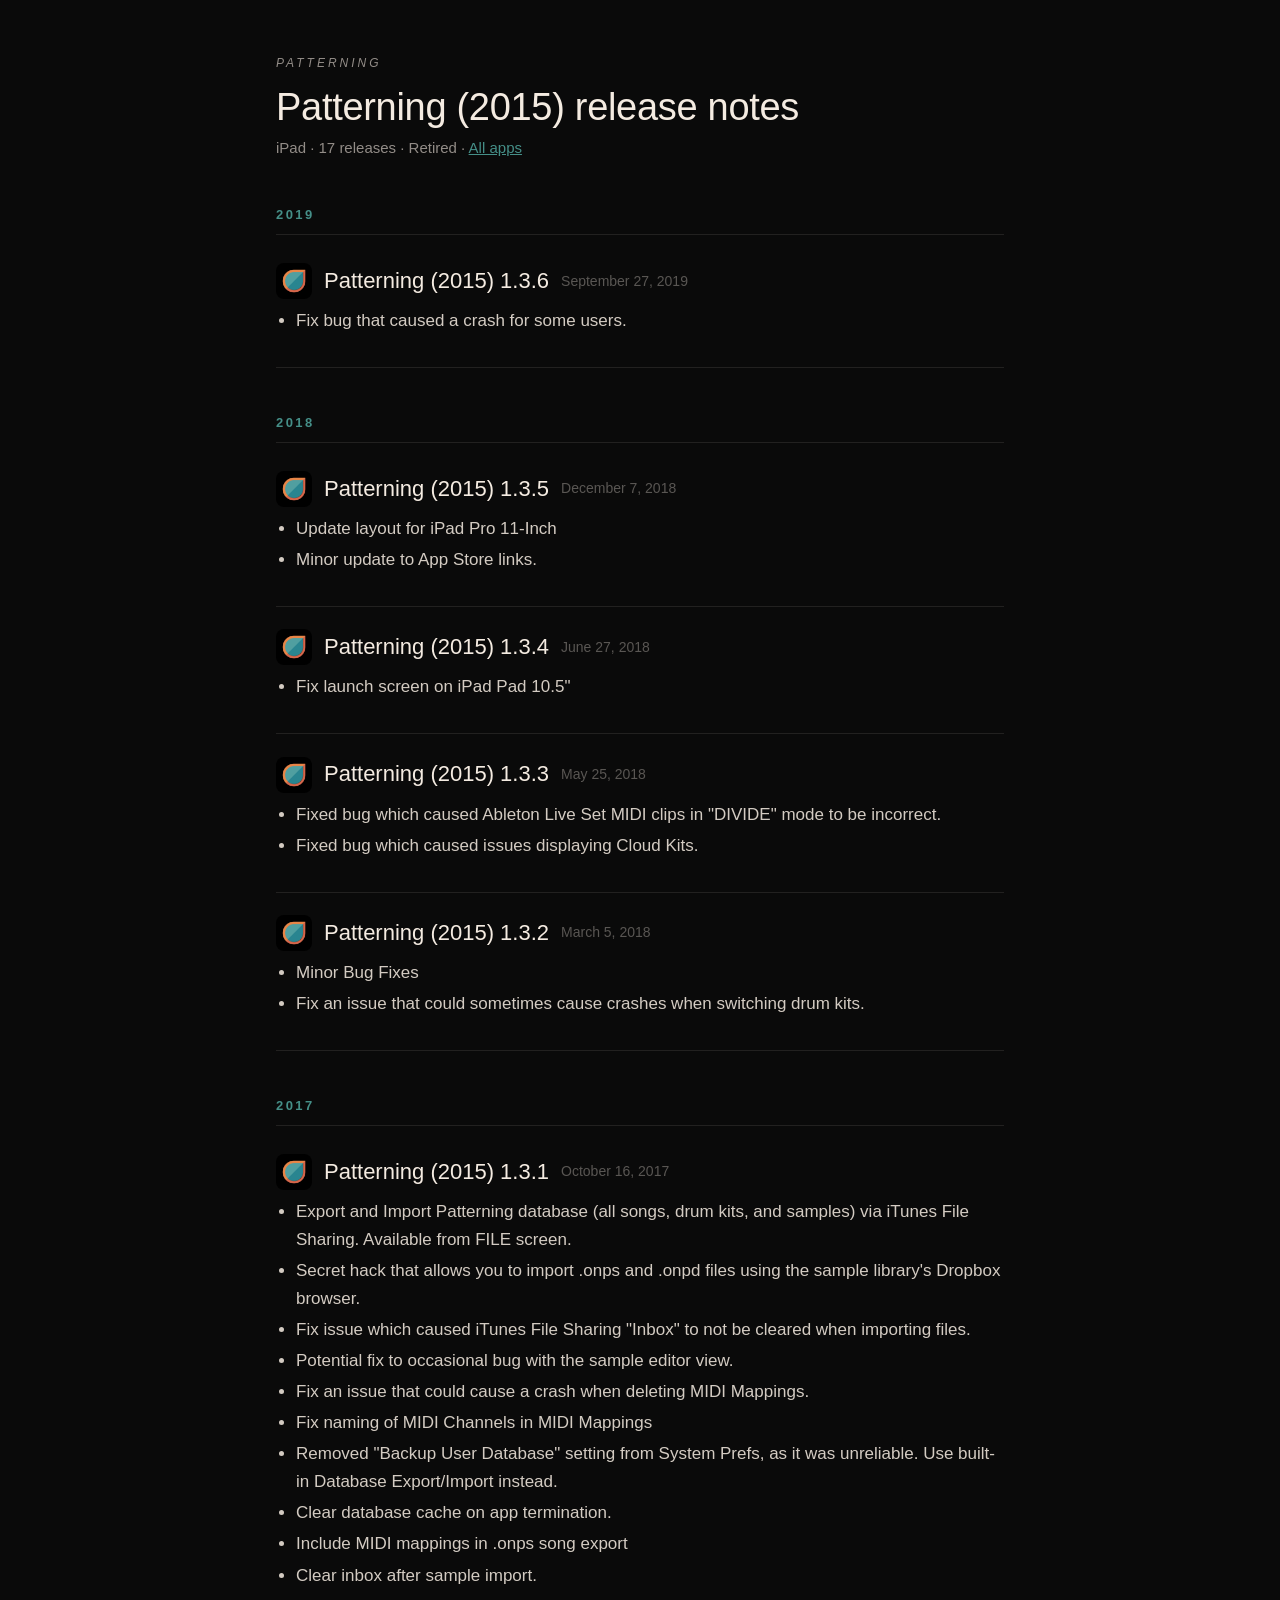
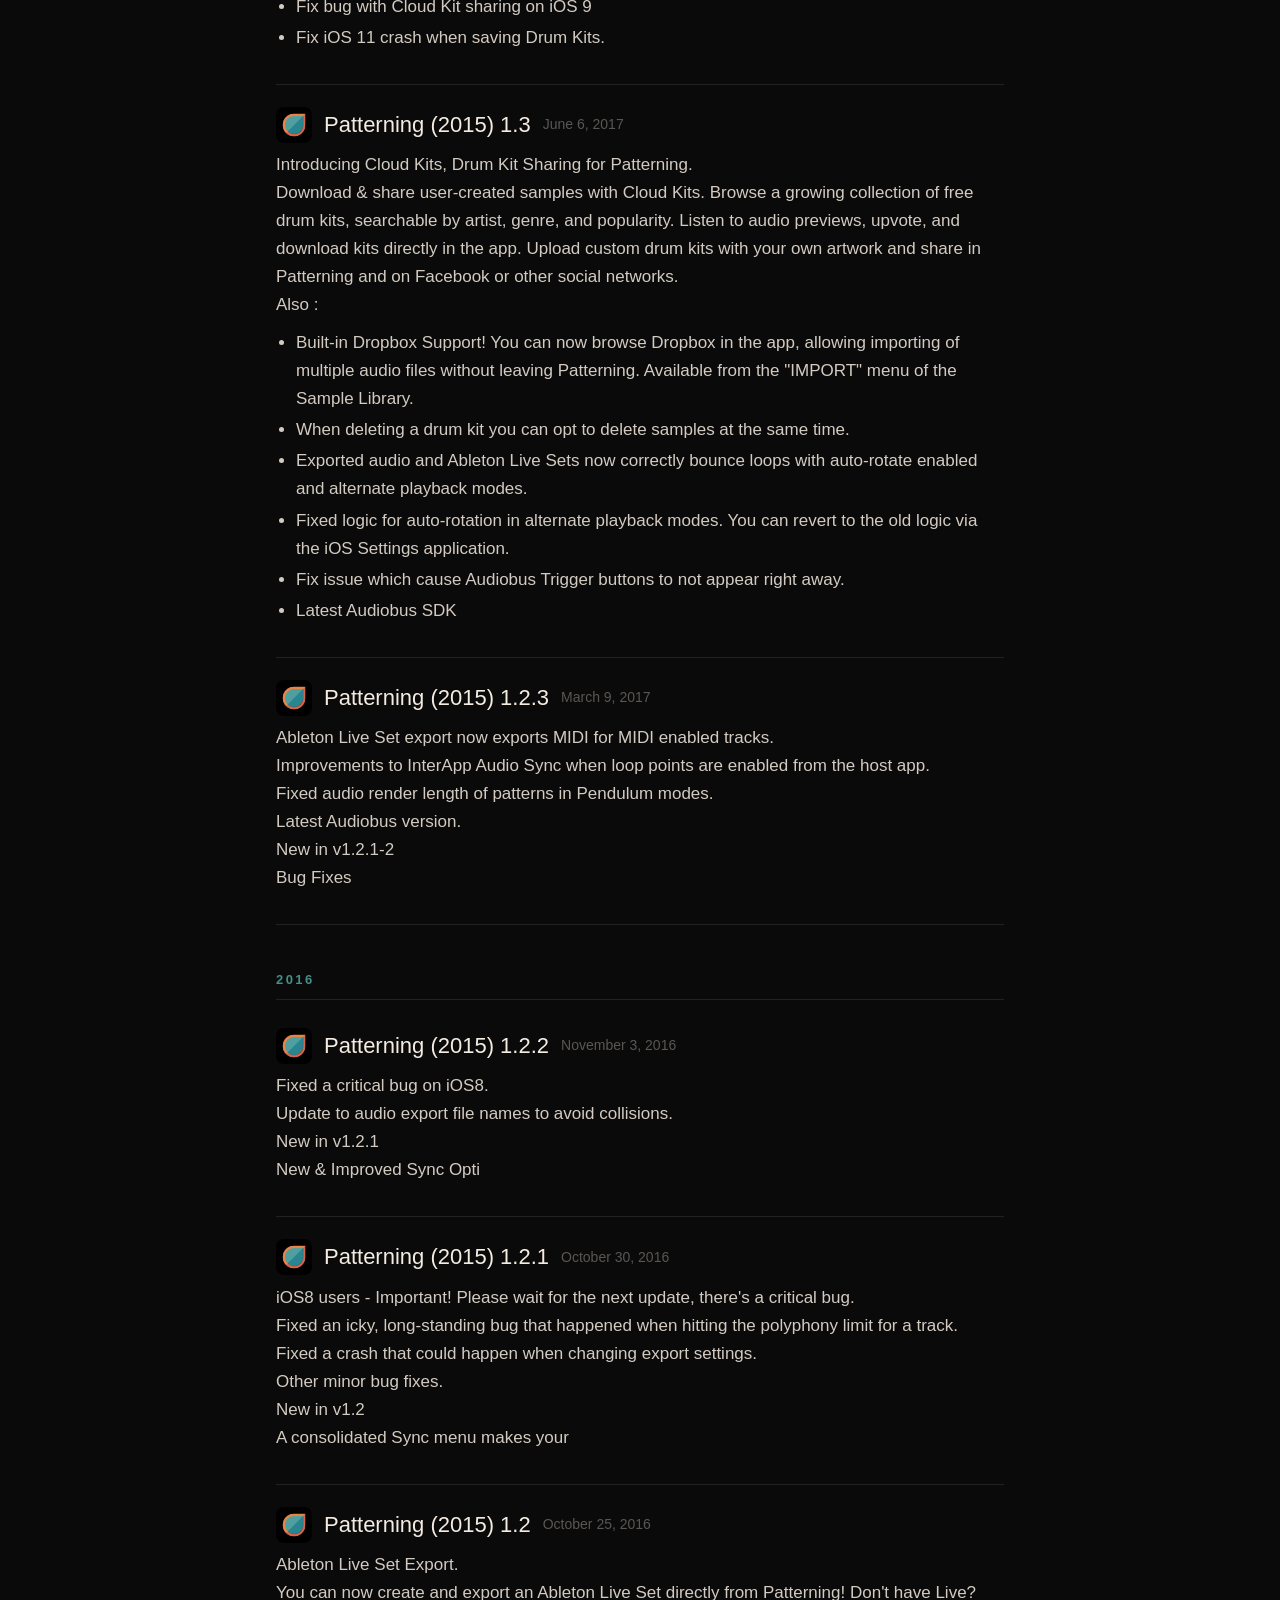
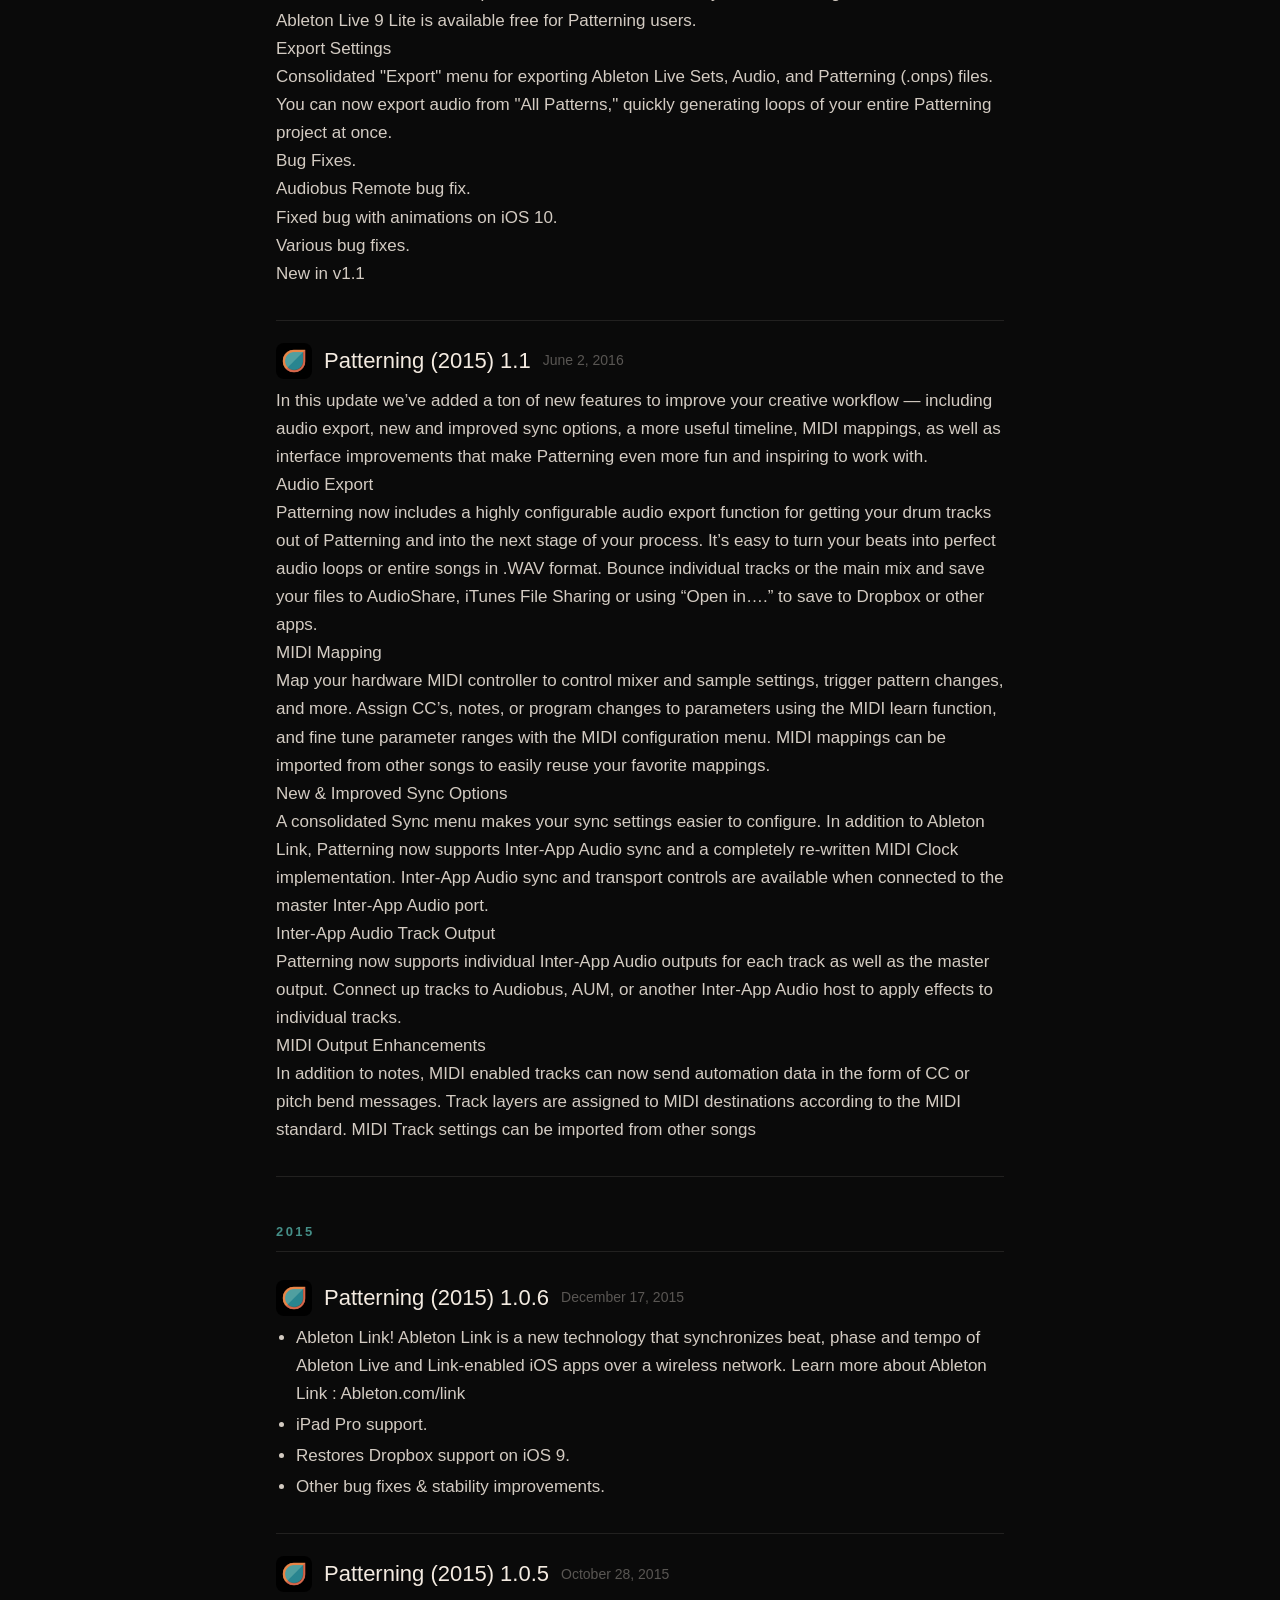
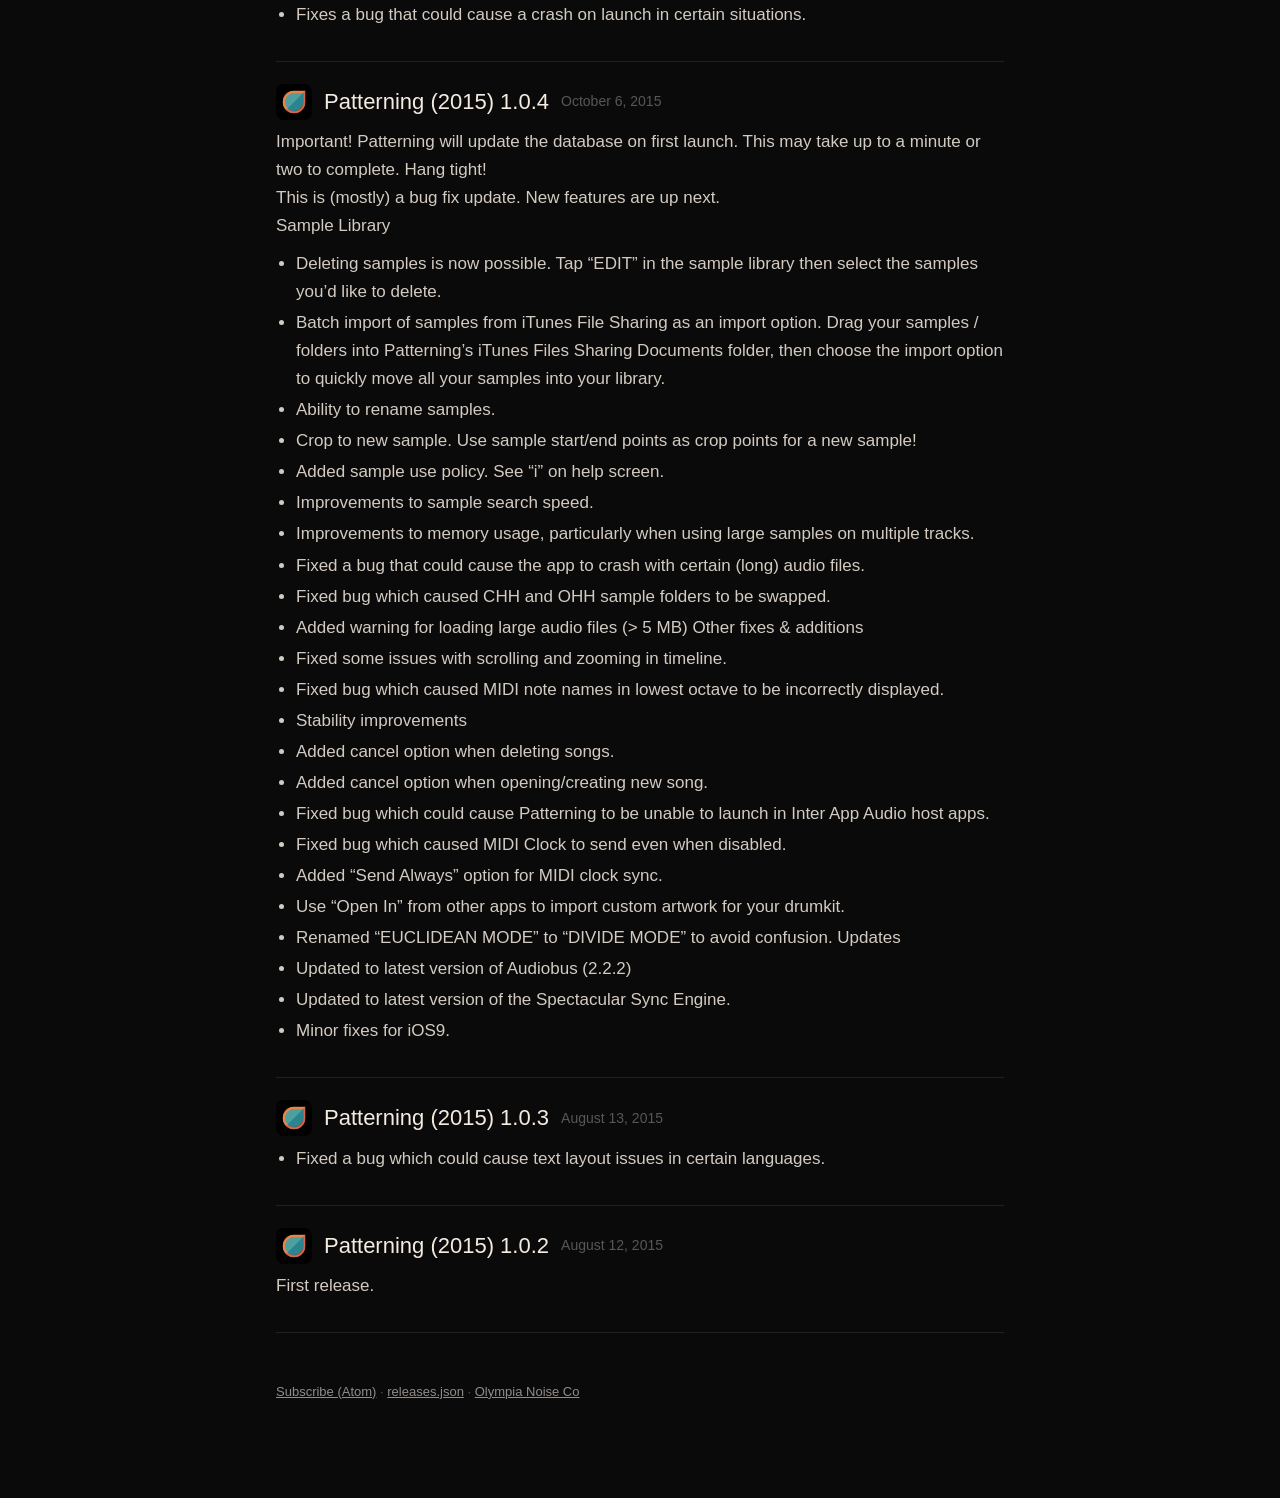
<file: patterning-2015.html>
<!doctype html>
<html lang="en">
<head>
<meta charset="utf-8">
<meta name="viewport" content="width=device-width, initial-scale=1">
<title>Patterning (2015) release notes</title>
<link rel="stylesheet" href="changelog.css">
<link rel="alternate" type="application/atom+xml" title="Patterning release notes" href="feed.xml">
</head>
<body>
<main>
<header class="top">
<a class="brand" href="index.html">PATTERNING</a>
<h1>Patterning (2015) release notes</h1>
<p class="sub">iPad · 17 releases · Retired · <a href="index.html">All apps</a></p>

</header>
<section class="year" data-year="2019"><h2>2019</h2>
<article class="release" data-app="patterning-2015" id="patterning-2015-1.3.6"><header><img class="icon" src="icons/patterning-2015.png" alt="" width="36" height="36"><h3>Patterning (2015) 1.3.6</h3><time datetime="2019-09-27">September 27, 2019</time></header><div class="notes"><ul><li>Fix bug that caused a crash for some users.</li></ul></div></article>
</section>
<section class="year" data-year="2018"><h2>2018</h2>
<article class="release" data-app="patterning-2015" id="patterning-2015-1.3.5"><header><img class="icon" src="icons/patterning-2015.png" alt="" width="36" height="36"><h3>Patterning (2015) 1.3.5</h3><time datetime="2018-12-07">December 7, 2018</time></header><div class="notes"><ul><li>Update layout for iPad Pro 11-Inch</li><li>Minor update to App Store links.</li></ul></div></article>
<article class="release" data-app="patterning-2015" id="patterning-2015-1.3.4"><header><img class="icon" src="icons/patterning-2015.png" alt="" width="36" height="36"><h3>Patterning (2015) 1.3.4</h3><time datetime="2018-06-27">June 27, 2018</time></header><div class="notes"><ul><li>Fix launch screen on iPad Pad 10.5&quot;</li></ul></div></article>
<article class="release" data-app="patterning-2015" id="patterning-2015-1.3.3"><header><img class="icon" src="icons/patterning-2015.png" alt="" width="36" height="36"><h3>Patterning (2015) 1.3.3</h3><time datetime="2018-05-25">May 25, 2018</time></header><div class="notes"><ul><li>Fixed bug which caused Ableton Live Set MIDI clips in &quot;DIVIDE&quot; mode to be incorrect.</li><li>Fixed bug which caused issues displaying Cloud Kits.</li></ul></div></article>
<article class="release" data-app="patterning-2015" id="patterning-2015-1.3.2"><header><img class="icon" src="icons/patterning-2015.png" alt="" width="36" height="36"><h3>Patterning (2015) 1.3.2</h3><time datetime="2018-03-05">March 5, 2018</time></header><div class="notes"><ul><li>Minor Bug Fixes</li><li>Fix an issue that could sometimes cause crashes when switching drum kits.</li></ul></div></article>
</section>
<section class="year" data-year="2017"><h2>2017</h2>
<article class="release" data-app="patterning-2015" id="patterning-2015-1.3.1"><header><img class="icon" src="icons/patterning-2015.png" alt="" width="36" height="36"><h3>Patterning (2015) 1.3.1</h3><time datetime="2017-10-16">October 16, 2017</time></header><div class="notes"><ul><li>Export and Import Patterning database (all songs, drum kits, and samples) via iTunes File Sharing.  Available from FILE screen.</li><li>Secret hack that allows you to import .onps and .onpd files using the sample library&#x27;s Dropbox browser.</li><li>Fix issue which caused iTunes File Sharing &quot;Inbox&quot; to not be cleared when importing files.</li><li>Potential fix to occasional bug with the sample editor view.</li><li>Fix an issue that could cause a crash when deleting MIDI Mappings.</li><li>Fix naming of MIDI Channels in MIDI Mappings</li><li>Removed &quot;Backup User Database&quot; setting from System Prefs, as it was unreliable. Use built-in Database Export/Import instead.</li><li>Clear database cache on app termination.</li><li>Include MIDI mappings in .onps song export</li><li>Clear inbox after sample import.</li><li>Fix bug with Cloud Kit sharing on iOS 9</li><li>Fix iOS 11 crash when saving Drum Kits.</li></ul></div></article>
<article class="release" data-app="patterning-2015" id="patterning-2015-1.3"><header><img class="icon" src="icons/patterning-2015.png" alt="" width="36" height="36"><h3>Patterning (2015) 1.3</h3><time datetime="2017-06-06">June 6, 2017</time></header><div class="notes"><p>Introducing Cloud Kits, Drum Kit Sharing for Patterning.<br>Download &amp; share user-created samples with Cloud Kits.  Browse a growing collection of free drum kits, searchable by artist, genre, and popularity.  Listen to audio previews, upvote, and download kits directly in the app.   Upload custom drum kits with your own artwork and share in Patterning and on Facebook or other social networks.<br>Also :</p>
<ul><li>Built-in Dropbox Support!  You can now browse Dropbox in the app, allowing importing of multiple audio files without leaving Patterning.  Available from the &quot;IMPORT&quot; menu of the Sample Library.</li><li>When deleting a drum kit you can opt to delete samples at the same time.</li><li>Exported audio and Ableton Live Sets now correctly bounce loops with auto-rotate enabled and alternate playback modes.</li><li>Fixed logic for auto-rotation in alternate playback modes.  You can revert to the old logic via the iOS Settings application.</li><li>Fix issue which cause Audiobus Trigger buttons to not appear right away.</li><li>Latest Audiobus SDK</li></ul></div></article>
<article class="release" data-app="patterning-2015" id="patterning-2015-1.2.3"><header><img class="icon" src="icons/patterning-2015.png" alt="" width="36" height="36"><h3>Patterning (2015) 1.2.3</h3><time datetime="2017-03-09">March 9, 2017</time></header><div class="notes"><p>Ableton Live Set export now exports MIDI for MIDI enabled tracks.<br>Improvements to InterApp Audio Sync when loop points are enabled from the host app.<br>Fixed audio render length of patterns in Pendulum modes.<br>Latest Audiobus version.<br>New in v1.2.1-2<br>Bug Fixes</p></div></article>
</section>
<section class="year" data-year="2016"><h2>2016</h2>
<article class="release" data-app="patterning-2015" id="patterning-2015-1.2.2"><header><img class="icon" src="icons/patterning-2015.png" alt="" width="36" height="36"><h3>Patterning (2015) 1.2.2</h3><time datetime="2016-11-03">November 3, 2016</time></header><div class="notes"><p>Fixed a critical bug on iOS8.<br>Update to audio export file names to avoid collisions.<br>New in v1.2.1<br>New &amp; Improved Sync Opti</p></div></article>
<article class="release" data-app="patterning-2015" id="patterning-2015-1.2.1"><header><img class="icon" src="icons/patterning-2015.png" alt="" width="36" height="36"><h3>Patterning (2015) 1.2.1</h3><time datetime="2016-10-30">October 30, 2016</time></header><div class="notes"><p>iOS8 users - Important!  Please wait for the next update, there&#x27;s a critical bug.<br>Fixed an icky,  long-standing bug that happened when hitting the polyphony limit for a track.<br>Fixed a crash that could happen when changing export settings.<br>Other minor bug fixes.<br>New in v1.2<br>A consolidated Sync menu makes your</p></div></article>
<article class="release" data-app="patterning-2015" id="patterning-2015-1.2"><header><img class="icon" src="icons/patterning-2015.png" alt="" width="36" height="36"><h3>Patterning (2015) 1.2</h3><time datetime="2016-10-25">October 25, 2016</time></header><div class="notes"><p>Ableton Live Set Export.<br>You can now create and export an Ableton Live Set directly from Patterning!  Don&#x27;t have Live?  Ableton Live 9 Lite is available free for Patterning users.<br>Export Settings<br>Consolidated &quot;Export&quot; menu for exporting Ableton Live Sets, Audio, and Patterning (.onps) files.<br>You can now export audio from &quot;All Patterns,&quot; quickly generating loops of your entire Patterning project at once.<br>Bug Fixes.<br>Audiobus Remote bug fix.<br>Fixed bug with animations on iOS 10.<br>Various bug fixes.<br>New in v1.1</p></div></article>
<article class="release" data-app="patterning-2015" id="patterning-2015-1.1"><header><img class="icon" src="icons/patterning-2015.png" alt="" width="36" height="36"><h3>Patterning (2015) 1.1</h3><time datetime="2016-06-02">June 2, 2016</time></header><div class="notes"><p>In this update we’ve added a ton of new features to improve your creative workflow — including audio export, new and improved sync options, a more useful timeline, MIDI mappings, as well as interface improvements that make Patterning even more fun and inspiring to work with.<br>Audio Export<br>Patterning now includes a highly configurable audio export function for getting your drum tracks out of Patterning and into the next stage of your process.  It’s easy to turn your beats into perfect audio loops or entire songs in .WAV format.  Bounce individual tracks or the main mix and save your files to AudioShare, iTunes File Sharing or using “Open in….” to save to Dropbox or other apps.<br>MIDI Mapping<br>Map your hardware MIDI controller to control mixer and sample settings, trigger pattern changes, and more.  Assign CC’s, notes, or program changes to parameters using the MIDI learn function, and fine tune parameter ranges with the MIDI configuration menu.  MIDI mappings can be imported from other songs to easily reuse your favorite mappings.<br>New &amp; Improved Sync Options<br>A consolidated Sync menu makes your sync settings easier to configure.  In addition to Ableton Link, Patterning now supports Inter-App Audio sync and a completely re-written MIDI Clock implementation.  Inter-App Audio sync and transport controls are available when connected to the master Inter-App Audio port.<br>Inter-App Audio Track Output<br>Patterning now supports individual Inter-App Audio outputs for each track as well as the master output.  Connect up tracks to Audiobus, AUM, or another Inter-App Audio host to apply effects to individual tracks.<br>MIDI Output Enhancements<br>In addition to notes, MIDI enabled tracks can now send automation data in the form of CC or pitch bend messages.  Track layers are assigned to MIDI destinations according to the MIDI standard.  MIDI Track settings can be imported from other songs</p></div></article>
</section>
<section class="year" data-year="2015"><h2>2015</h2>
<article class="release" data-app="patterning-2015" id="patterning-2015-1.0.6"><header><img class="icon" src="icons/patterning-2015.png" alt="" width="36" height="36"><h3>Patterning (2015) 1.0.6</h3><time datetime="2015-12-17">December 17, 2015</time></header><div class="notes"><ul><li>Ableton Link!  Ableton Link is a new technology that synchronizes beat, phase and tempo of Ableton Live and Link-enabled iOS apps over a wireless network.  Learn more about Ableton Link : Ableton.com/link</li><li>iPad Pro support.</li><li>Restores Dropbox support on iOS 9.</li><li>Other bug fixes &amp; stability improvements.</li></ul></div></article>
<article class="release" data-app="patterning-2015" id="patterning-2015-1.0.5"><header><img class="icon" src="icons/patterning-2015.png" alt="" width="36" height="36"><h3>Patterning (2015) 1.0.5</h3><time datetime="2015-10-28">October 28, 2015</time></header><div class="notes"><ul><li>Fixes a bug that could cause a crash on launch in certain situations.</li></ul></div></article>
<article class="release" data-app="patterning-2015" id="patterning-2015-1.0.4"><header><img class="icon" src="icons/patterning-2015.png" alt="" width="36" height="36"><h3>Patterning (2015) 1.0.4</h3><time datetime="2015-10-06">October 6, 2015</time></header><div class="notes"><p>Important!  Patterning will update the database on first launch.  This may take up to a minute or two to complete.  Hang tight!<br>This is (mostly) a bug fix update.  New features are up next.<br>Sample Library</p>
<ul><li>Deleting samples is now possible.  Tap “EDIT” in the sample library then select the samples you’d like to delete.</li><li>Batch import of samples from iTunes File Sharing as an import option.  Drag your samples / folders into Patterning’s iTunes Files Sharing Documents folder, then choose the import option to quickly move all your samples into your library.</li><li>Ability to rename samples.</li><li>Crop to new sample.  Use sample start/end points as crop points for a new sample!</li><li>Added sample use policy.  See “i” on help screen.</li><li>Improvements to sample search speed.</li><li>Improvements to memory usage, particularly when using large samples on multiple tracks.</li><li>Fixed a bug that could cause the app to crash with certain (long) audio files.</li><li>Fixed bug which caused CHH and OHH sample folders to be swapped.</li><li>Added warning for loading large audio files (&gt; 5 MB) Other fixes &amp; additions</li><li>Fixed some issues with scrolling and zooming in timeline.</li><li>Fixed bug which caused MIDI note names in lowest octave to be incorrectly displayed.</li><li>Stability improvements</li><li>Added cancel option when deleting songs.</li><li>Added cancel option when opening/creating new song.</li><li>Fixed bug which could cause Patterning to be unable to launch in Inter App Audio host apps.</li><li>Fixed bug which caused MIDI Clock to send even when disabled.</li><li>Added “Send Always” option for MIDI clock sync.</li><li>Use “Open In” from other apps to import custom artwork for your drumkit.</li><li>Renamed “EUCLIDEAN MODE” to “DIVIDE MODE” to avoid confusion. Updates</li><li>Updated to latest version of Audiobus (2.2.2)</li><li>Updated to latest version of the Spectacular Sync Engine.</li><li>Minor fixes for iOS9.</li></ul></div></article>
<article class="release" data-app="patterning-2015" id="patterning-2015-1.0.3"><header><img class="icon" src="icons/patterning-2015.png" alt="" width="36" height="36"><h3>Patterning (2015) 1.0.3</h3><time datetime="2015-08-13">August 13, 2015</time></header><div class="notes"><ul><li>Fixed a bug which could cause text layout issues in certain languages.</li></ul></div></article>
<article class="release" data-app="patterning-2015" id="patterning-2015-1.0.2"><header><img class="icon" src="icons/patterning-2015.png" alt="" width="36" height="36"><h3>Patterning (2015) 1.0.2</h3><time datetime="2015-08-12">August 12, 2015</time></header><div class="notes"><p>First release.</p></div></article>
</section>
<footer><a href="feed.xml">Subscribe (Atom)</a> · <a href="releases.json">releases.json</a> · <a href="https://olympianoiseco.com">Olympia Noise Co</a></footer>
</main>

</body>
</html>
</file>
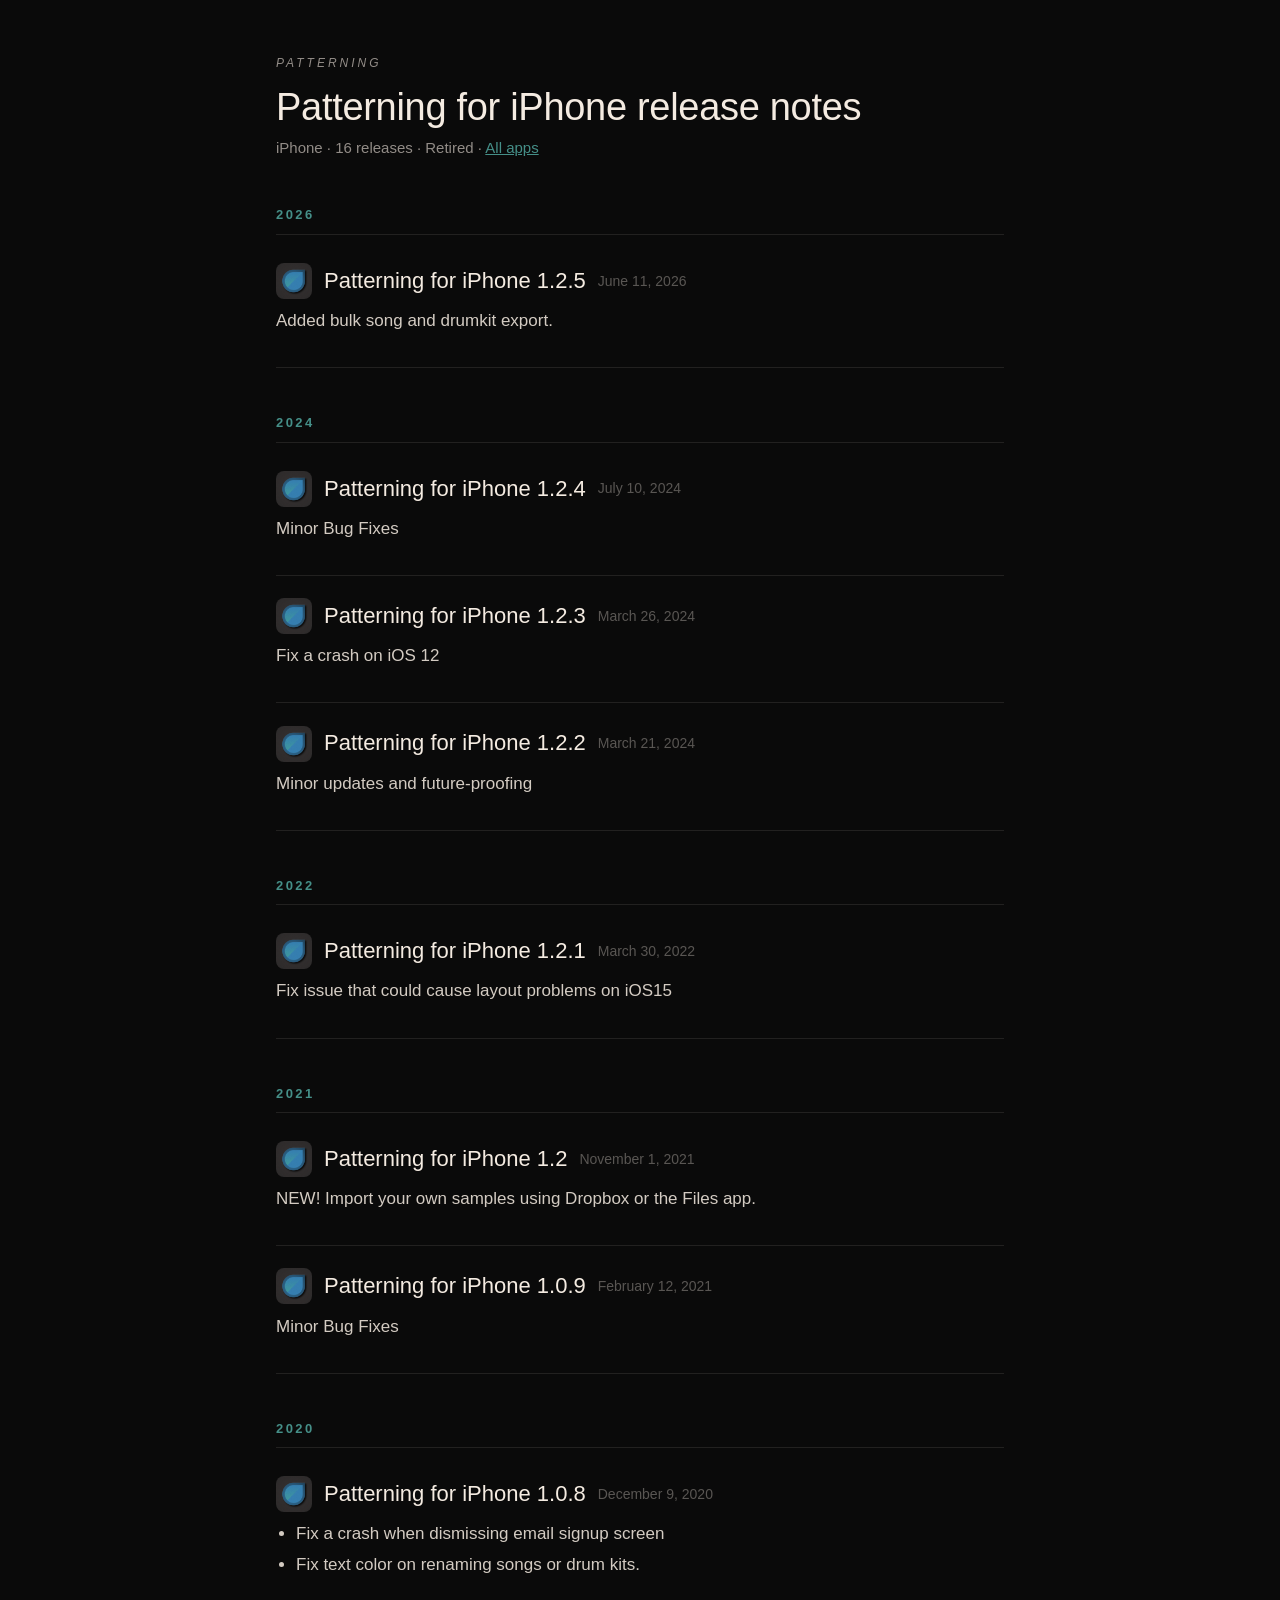
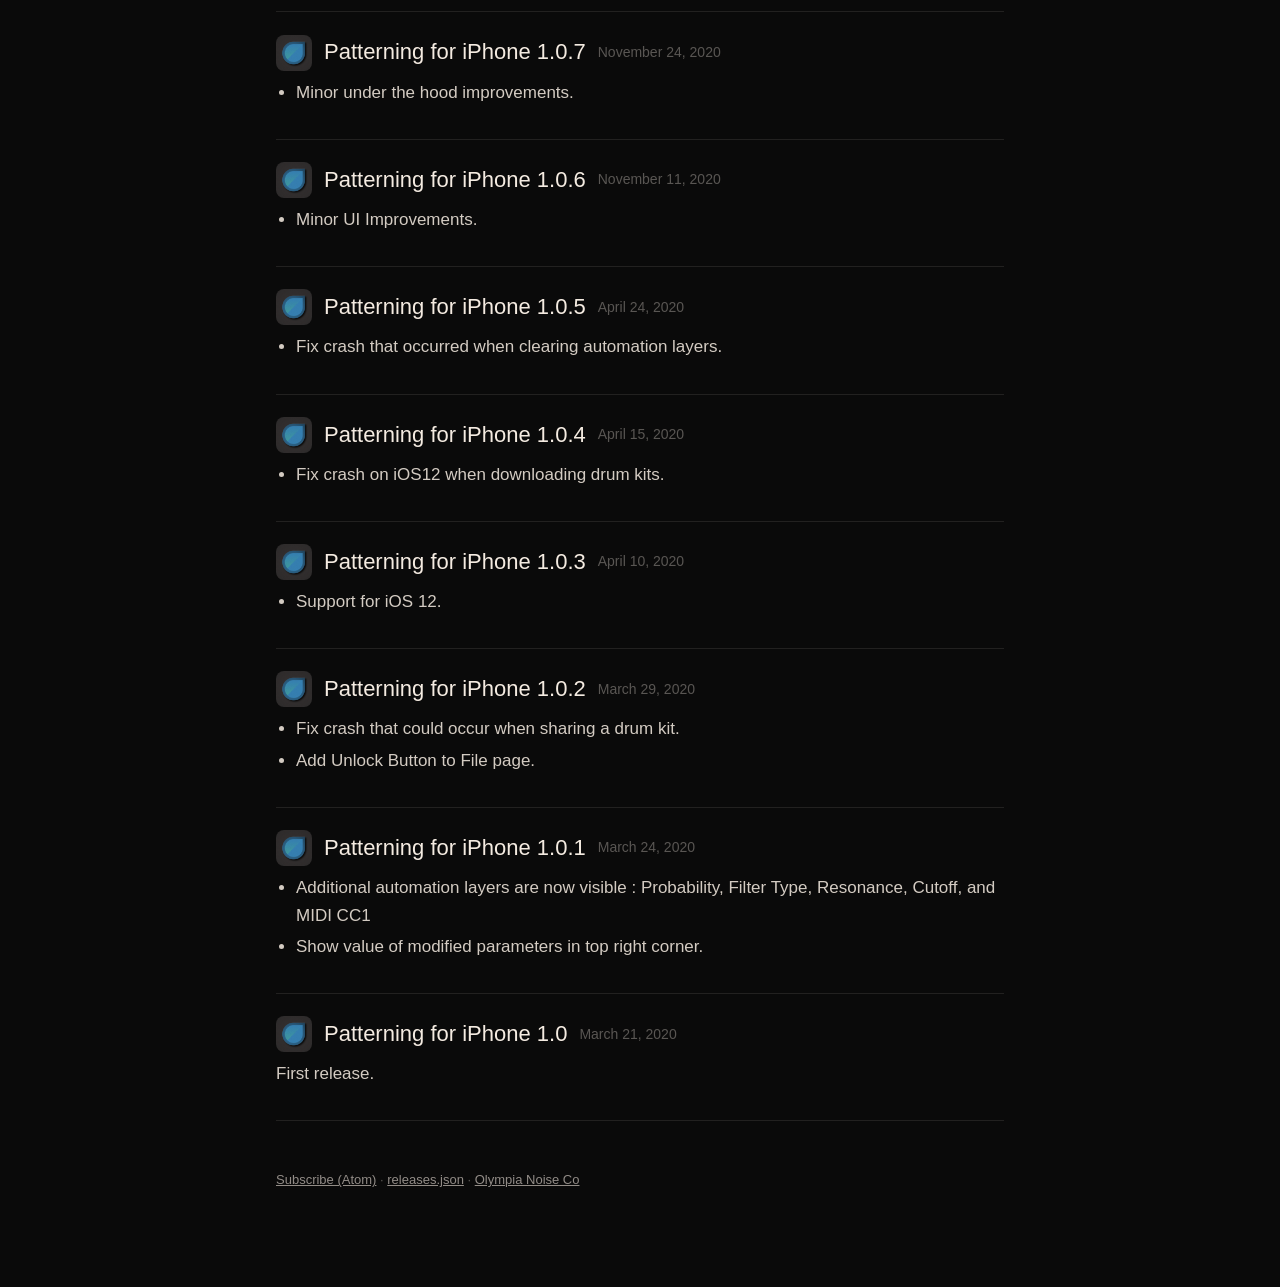
<file: patterning-iphone-legacy.html>
<!doctype html>
<html lang="en">
<head>
<meta charset="utf-8">
<meta name="viewport" content="width=device-width, initial-scale=1">
<title>Patterning for iPhone release notes</title>
<link rel="stylesheet" href="changelog.css">
<link rel="alternate" type="application/atom+xml" title="Patterning release notes" href="feed.xml">
</head>
<body>
<main>
<header class="top">
<a class="brand" href="index.html">PATTERNING</a>
<h1>Patterning for iPhone release notes</h1>
<p class="sub">iPhone · 16 releases · Retired · <a href="index.html">All apps</a></p>

</header>
<section class="year" data-year="2026"><h2>2026</h2>
<article class="release" data-app="patterning-iphone-legacy" id="patterning-iphone-legacy-1.2.5"><header><img class="icon" src="icons/patterning-iphone-legacy.png" alt="" width="36" height="36"><h3>Patterning for iPhone 1.2.5</h3><time datetime="2026-06-11">June 11, 2026</time></header><div class="notes"><p>Added bulk song and drumkit export.</p></div></article>
</section>
<section class="year" data-year="2024"><h2>2024</h2>
<article class="release" data-app="patterning-iphone-legacy" id="patterning-iphone-legacy-1.2.4"><header><img class="icon" src="icons/patterning-iphone-legacy.png" alt="" width="36" height="36"><h3>Patterning for iPhone 1.2.4</h3><time datetime="2024-07-10">July 10, 2024</time></header><div class="notes"><p>Minor Bug Fixes</p></div></article>
<article class="release" data-app="patterning-iphone-legacy" id="patterning-iphone-legacy-1.2.3"><header><img class="icon" src="icons/patterning-iphone-legacy.png" alt="" width="36" height="36"><h3>Patterning for iPhone 1.2.3</h3><time datetime="2024-03-26">March 26, 2024</time></header><div class="notes"><p>Fix a crash on iOS 12</p></div></article>
<article class="release" data-app="patterning-iphone-legacy" id="patterning-iphone-legacy-1.2.2"><header><img class="icon" src="icons/patterning-iphone-legacy.png" alt="" width="36" height="36"><h3>Patterning for iPhone 1.2.2</h3><time datetime="2024-03-21">March 21, 2024</time></header><div class="notes"><p>Minor updates and future-proofing</p></div></article>
</section>
<section class="year" data-year="2022"><h2>2022</h2>
<article class="release" data-app="patterning-iphone-legacy" id="patterning-iphone-legacy-1.2.1"><header><img class="icon" src="icons/patterning-iphone-legacy.png" alt="" width="36" height="36"><h3>Patterning for iPhone 1.2.1</h3><time datetime="2022-03-30">March 30, 2022</time></header><div class="notes"><p>Fix issue that could cause layout problems on iOS15</p></div></article>
</section>
<section class="year" data-year="2021"><h2>2021</h2>
<article class="release" data-app="patterning-iphone-legacy" id="patterning-iphone-legacy-1.2"><header><img class="icon" src="icons/patterning-iphone-legacy.png" alt="" width="36" height="36"><h3>Patterning for iPhone 1.2</h3><time datetime="2021-11-01">November 1, 2021</time></header><div class="notes"><p>NEW!  Import your own samples using Dropbox or the Files app.</p></div></article>
<article class="release" data-app="patterning-iphone-legacy" id="patterning-iphone-legacy-1.0.9"><header><img class="icon" src="icons/patterning-iphone-legacy.png" alt="" width="36" height="36"><h3>Patterning for iPhone 1.0.9</h3><time datetime="2021-02-12">February 12, 2021</time></header><div class="notes"><p>Minor Bug Fixes</p></div></article>
</section>
<section class="year" data-year="2020"><h2>2020</h2>
<article class="release" data-app="patterning-iphone-legacy" id="patterning-iphone-legacy-1.0.8"><header><img class="icon" src="icons/patterning-iphone-legacy.png" alt="" width="36" height="36"><h3>Patterning for iPhone 1.0.8</h3><time datetime="2020-12-09">December 9, 2020</time></header><div class="notes"><ul><li>Fix a crash when dismissing email signup screen</li><li>Fix text color on renaming songs or drum kits.</li></ul></div></article>
<article class="release" data-app="patterning-iphone-legacy" id="patterning-iphone-legacy-1.0.7"><header><img class="icon" src="icons/patterning-iphone-legacy.png" alt="" width="36" height="36"><h3>Patterning for iPhone 1.0.7</h3><time datetime="2020-11-24">November 24, 2020</time></header><div class="notes"><ul><li>Minor under the hood improvements.</li></ul></div></article>
<article class="release" data-app="patterning-iphone-legacy" id="patterning-iphone-legacy-1.0.6"><header><img class="icon" src="icons/patterning-iphone-legacy.png" alt="" width="36" height="36"><h3>Patterning for iPhone 1.0.6</h3><time datetime="2020-11-11">November 11, 2020</time></header><div class="notes"><ul><li>Minor UI Improvements.</li></ul></div></article>
<article class="release" data-app="patterning-iphone-legacy" id="patterning-iphone-legacy-1.0.5"><header><img class="icon" src="icons/patterning-iphone-legacy.png" alt="" width="36" height="36"><h3>Patterning for iPhone 1.0.5</h3><time datetime="2020-04-24">April 24, 2020</time></header><div class="notes"><ul><li>Fix crash that occurred when clearing automation layers.</li></ul></div></article>
<article class="release" data-app="patterning-iphone-legacy" id="patterning-iphone-legacy-1.0.4"><header><img class="icon" src="icons/patterning-iphone-legacy.png" alt="" width="36" height="36"><h3>Patterning for iPhone 1.0.4</h3><time datetime="2020-04-15">April 15, 2020</time></header><div class="notes"><ul><li>Fix crash on iOS12 when downloading drum kits.</li></ul></div></article>
<article class="release" data-app="patterning-iphone-legacy" id="patterning-iphone-legacy-1.0.3"><header><img class="icon" src="icons/patterning-iphone-legacy.png" alt="" width="36" height="36"><h3>Patterning for iPhone 1.0.3</h3><time datetime="2020-04-10">April 10, 2020</time></header><div class="notes"><ul><li>Support for iOS 12.</li></ul></div></article>
<article class="release" data-app="patterning-iphone-legacy" id="patterning-iphone-legacy-1.0.2"><header><img class="icon" src="icons/patterning-iphone-legacy.png" alt="" width="36" height="36"><h3>Patterning for iPhone 1.0.2</h3><time datetime="2020-03-29">March 29, 2020</time></header><div class="notes"><ul><li>Fix crash that could occur when sharing a drum kit.</li><li>Add Unlock Button to File page.</li></ul></div></article>
<article class="release" data-app="patterning-iphone-legacy" id="patterning-iphone-legacy-1.0.1"><header><img class="icon" src="icons/patterning-iphone-legacy.png" alt="" width="36" height="36"><h3>Patterning for iPhone 1.0.1</h3><time datetime="2020-03-24">March 24, 2020</time></header><div class="notes"><ul><li>Additional automation layers are now visible : Probability, Filter Type, Resonance, Cutoff, and MIDI CC1</li><li>Show value of modified parameters in top right corner.</li></ul></div></article>
<article class="release" data-app="patterning-iphone-legacy" id="patterning-iphone-legacy-1.0"><header><img class="icon" src="icons/patterning-iphone-legacy.png" alt="" width="36" height="36"><h3>Patterning for iPhone 1.0</h3><time datetime="2020-03-21">March 21, 2020</time></header><div class="notes"><p>First release.</p></div></article>
</section>
<footer><a href="feed.xml">Subscribe (Atom)</a> · <a href="releases.json">releases.json</a> · <a href="https://olympianoiseco.com">Olympia Noise Co</a></footer>
</main>

</body>
</html>
</file>
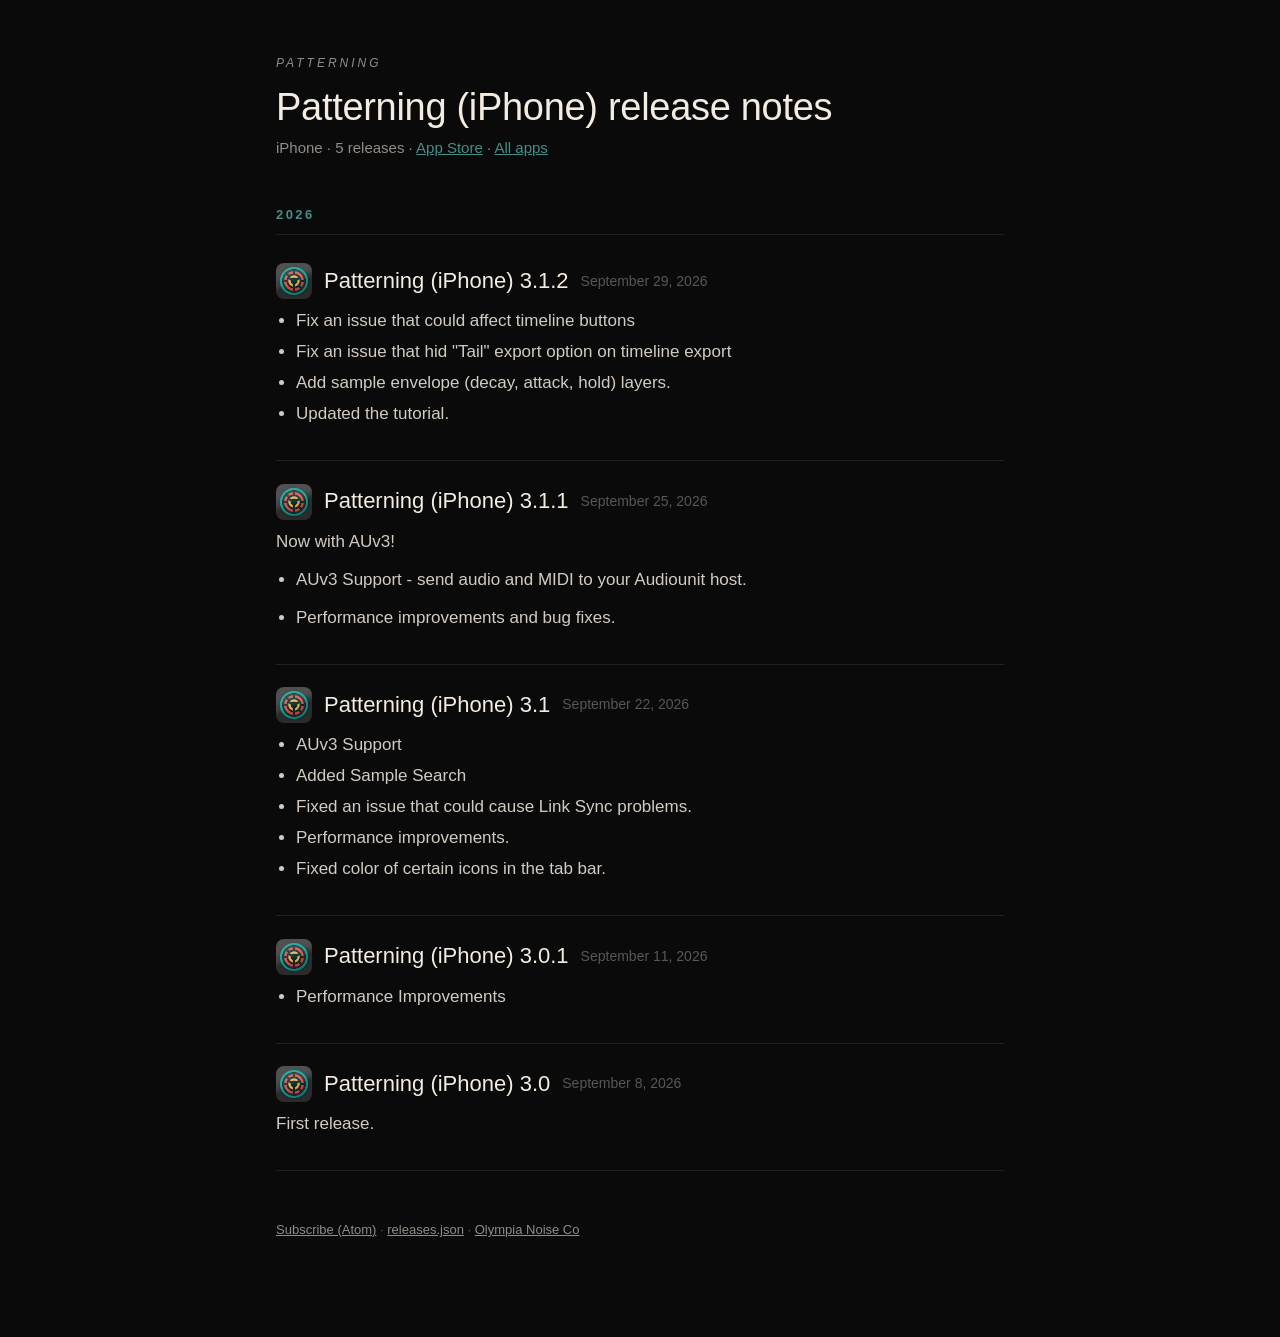
<file: ps.html>
<!doctype html>
<html lang="en">
<head>
<meta charset="utf-8">
<meta name="viewport" content="width=device-width, initial-scale=1">
<title>Patterning (iPhone) release notes</title>
<link rel="stylesheet" href="changelog.css">
<link rel="alternate" type="application/atom+xml" title="Patterning release notes" href="feed.xml">
</head>
<body>
<main>
<header class="top">
<a class="brand" href="index.html">PATTERNING</a>
<h1>Patterning (iPhone) release notes</h1>
<p class="sub">iPhone · 5 releases · <a href="https://apps.apple.com/app/id6778567476">App Store</a> · <a href="index.html">All apps</a></p>

</header>
<section class="year" data-year="2026"><h2>2026</h2>
<article class="release" data-app="ps" id="ps-3.1.2"><header><img class="icon" src="icons/ps.png" alt="" width="36" height="36"><h3>Patterning (iPhone) 3.1.2</h3><time datetime="2026-09-29">September 29, 2026</time></header><div class="notes"><ul><li>Fix an issue that could affect timeline buttons</li><li>Fix an issue that hid &quot;Tail&quot; export option on timeline export</li><li>Add sample envelope (decay, attack, hold) layers.</li><li>Updated the tutorial.</li></ul></div></article>
<article class="release" data-app="ps" id="ps-3.1.1"><header><img class="icon" src="icons/ps.png" alt="" width="36" height="36"><h3>Patterning (iPhone) 3.1.1</h3><time datetime="2026-09-25">September 25, 2026</time></header><div class="notes"><p>Now with AUv3!</p>
<ul><li>AUv3 Support - send audio and MIDI to your Audiounit host.</li></ul>
<ul><li>Performance improvements and bug fixes.</li></ul></div></article>
<article class="release" data-app="ps" id="ps-3.1"><header><img class="icon" src="icons/ps.png" alt="" width="36" height="36"><h3>Patterning (iPhone) 3.1</h3><time datetime="2026-09-22">September 22, 2026</time></header><div class="notes"><ul><li>AUv3 Support</li><li>Added Sample Search</li><li>Fixed an issue that could cause Link Sync problems.</li><li>Performance improvements.</li><li>Fixed color of certain icons in the tab bar.</li></ul></div></article>
<article class="release" data-app="ps" id="ps-3.0.1"><header><img class="icon" src="icons/ps.png" alt="" width="36" height="36"><h3>Patterning (iPhone) 3.0.1</h3><time datetime="2026-09-11">September 11, 2026</time></header><div class="notes"><ul><li>Performance Improvements</li></ul></div></article>
<article class="release" data-app="ps" id="ps-3.0"><header><img class="icon" src="icons/ps.png" alt="" width="36" height="36"><h3>Patterning (iPhone) 3.0</h3><time datetime="2026-09-08">September 8, 2026</time></header><div class="notes"><p>First release.</p></div></article>
</section>
<footer><a href="feed.xml">Subscribe (Atom)</a> · <a href="releases.json">releases.json</a> · <a href="https://olympianoiseco.com">Olympia Noise Co</a></footer>
</main>

</body>
</html>
</file>
<file: changelog.css>
/* Patterning release notes. Colours are the app's own PatterningTokens (see manual/manual.css). */

:root{
  --bg:#0a0a0a; --card:#181818; --fg:#f4ebe1;
  --fgMute:rgba(244,235,225,.58); --fgDim:rgba(244,235,225,.34);
  --accent:#458f88; --line:rgba(244,235,225,.10); --body:rgba(244,235,225,.86);
  --sans:"Gill Sans","Gill Sans MT","Gill Sans Nova",Calibri,"Trebuchet MS",sans-serif;
}

*{box-sizing:border-box}
html{-webkit-text-size-adjust:100%}
body{margin:0;background:var(--bg);color:var(--fg);font-family:var(--sans);
     font-size:17px;line-height:1.65;-webkit-font-smoothing:antialiased}
a{color:var(--accent)}
main{max-width:760px;margin:0 auto;padding:48px 16px 96px}

.top{margin-bottom:28px}
.brand{font-size:12px;letter-spacing:3px;color:var(--fgMute);text-decoration:none;font-style:italic}
h1{font-size:38px;font-weight:400;letter-spacing:-.3px;line-height:1.15;margin:10px 0 6px}
.sub{margin:0;color:var(--fgMute);font-size:15px}

.filters{display:flex;flex-wrap:wrap;gap:8px;margin-top:22px}
.filters a{padding:6px 12px;border:1px solid var(--line);border-radius:999px;color:var(--fgMute);
           text-decoration:none;font-size:12px;letter-spacing:1.2px;text-transform:uppercase}
.filters a.on{color:var(--fg);border-color:var(--accent);background:rgba(69,143,136,.16)}

.year h2{font-size:13px;font-weight:600;letter-spacing:2.4px;color:var(--accent);
         margin:44px 0 6px;padding-bottom:8px;border-bottom:1px solid var(--line)}

.release{padding:22px 0;border-bottom:1px solid var(--line)}
.release header{display:flex;flex-wrap:wrap;align-items:center;gap:4px 12px;margin-bottom:8px}
.release .icon{width:36px;height:36px;border-radius:8px;flex:none}
.release h3{margin:0;font-size:22px;font-weight:400}
.release time{color:var(--fgDim);font-size:14px}
.notes{color:var(--body);overflow-wrap:anywhere}
.notes p{margin:0 0 10px}
.notes ul{margin:0 0 10px;padding-left:20px}
.notes li{margin:3px 0}

footer{margin-top:48px;color:var(--fgDim);font-size:13px}
footer a{color:var(--fgMute)}

@media (max-width:520px){
  main{padding-top:32px}
  h1{font-size:30px}
}
</file>
